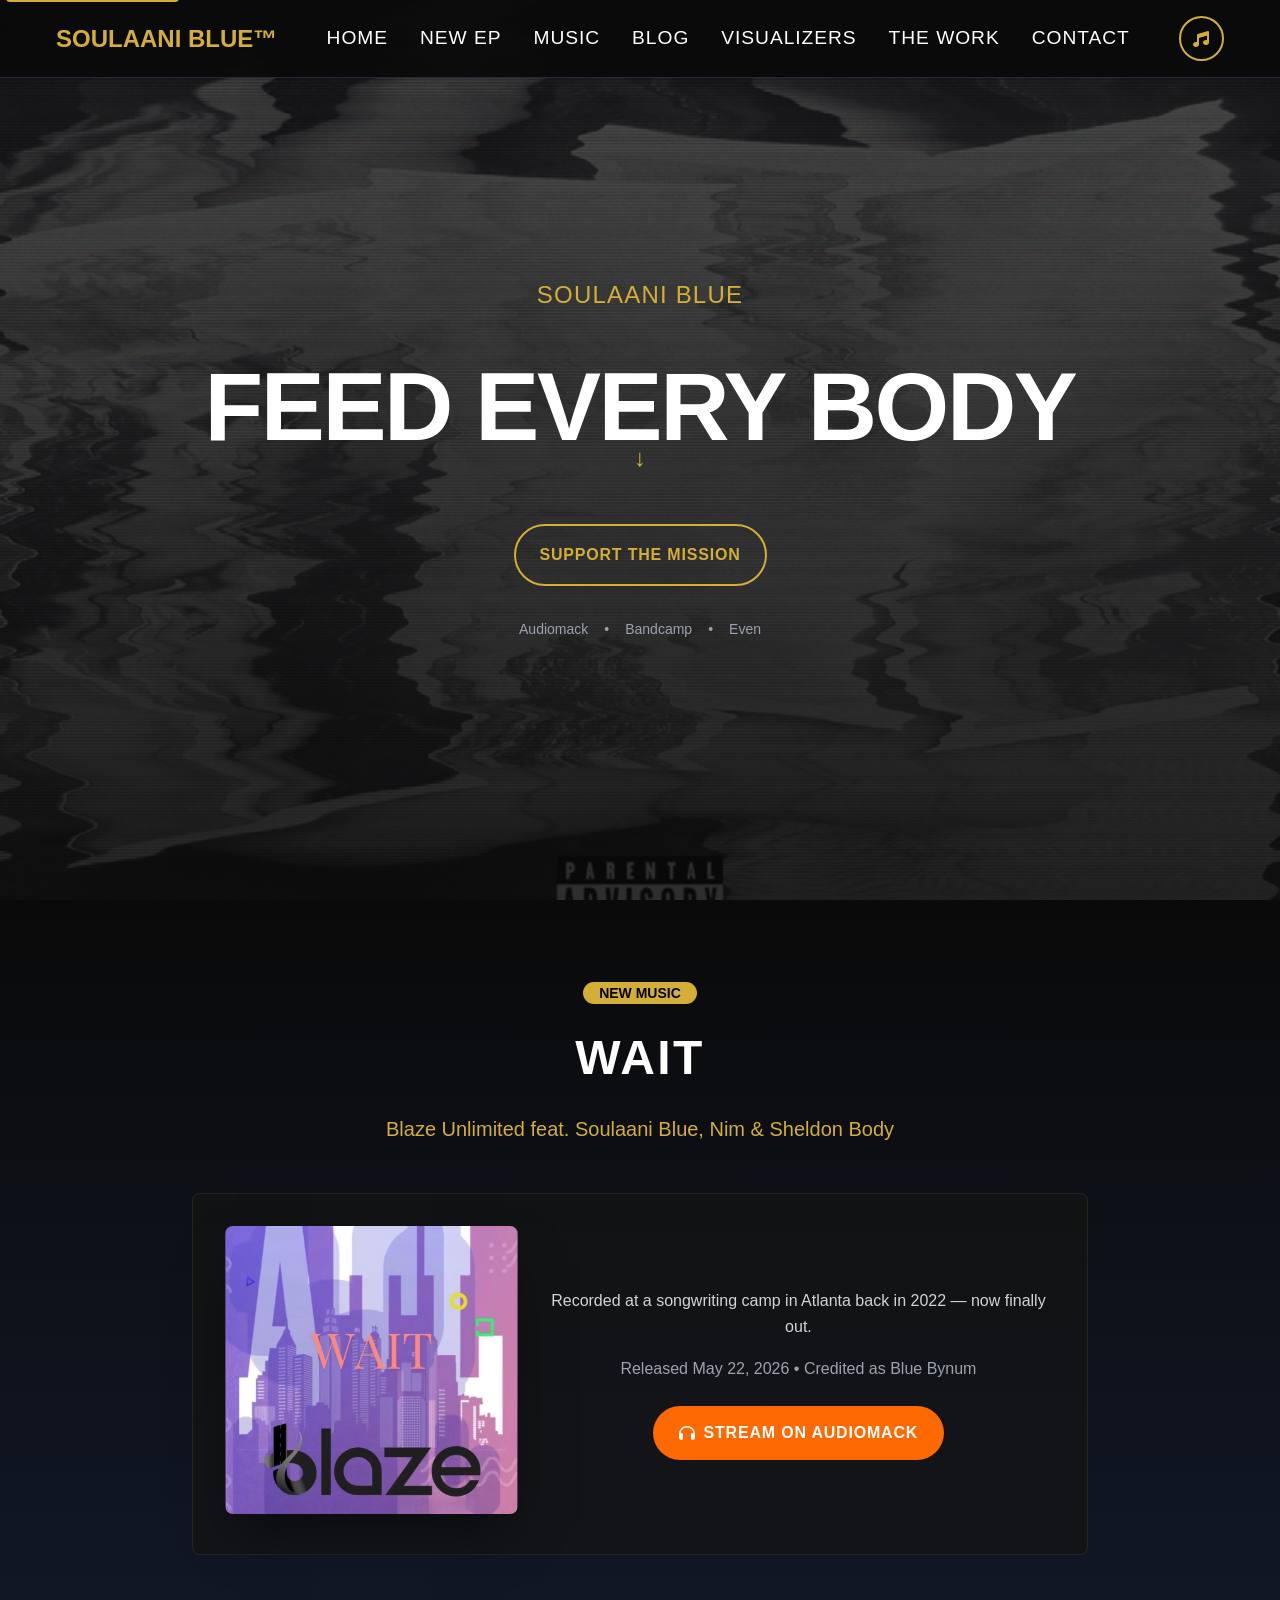
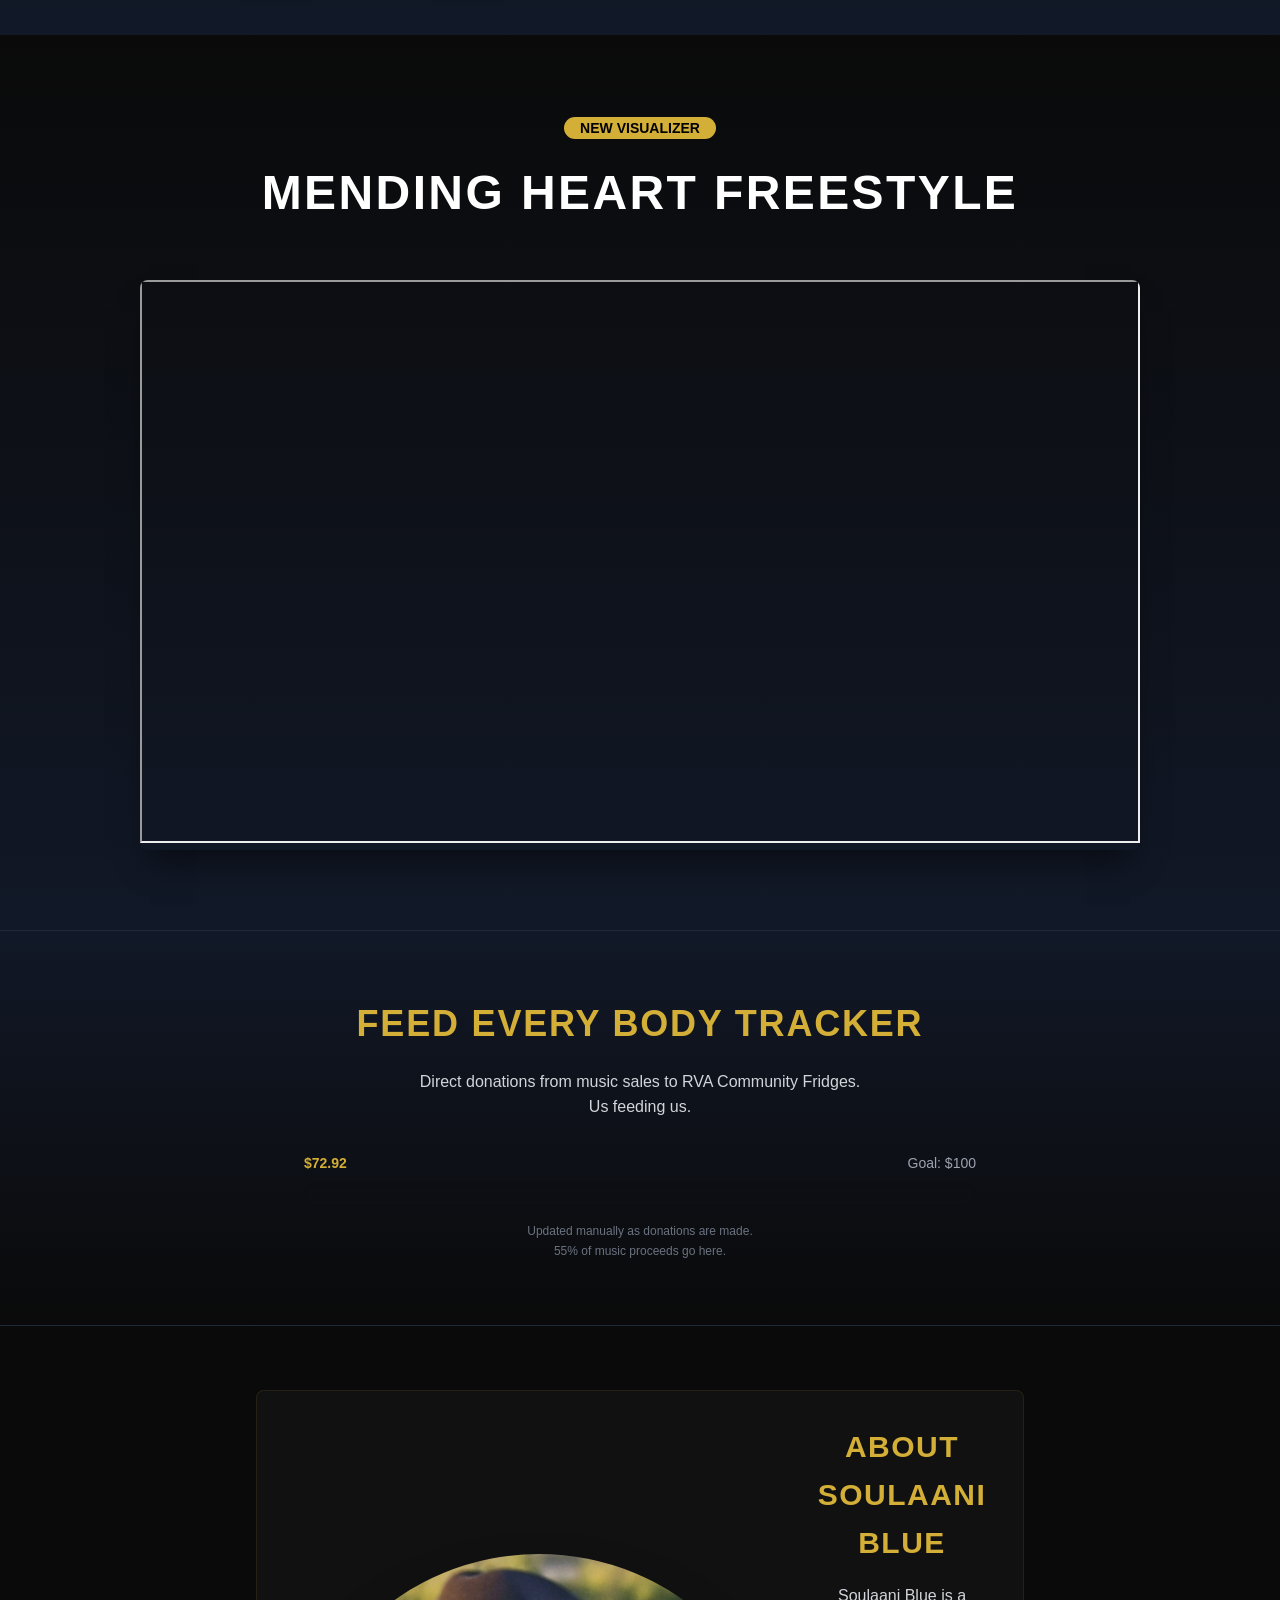
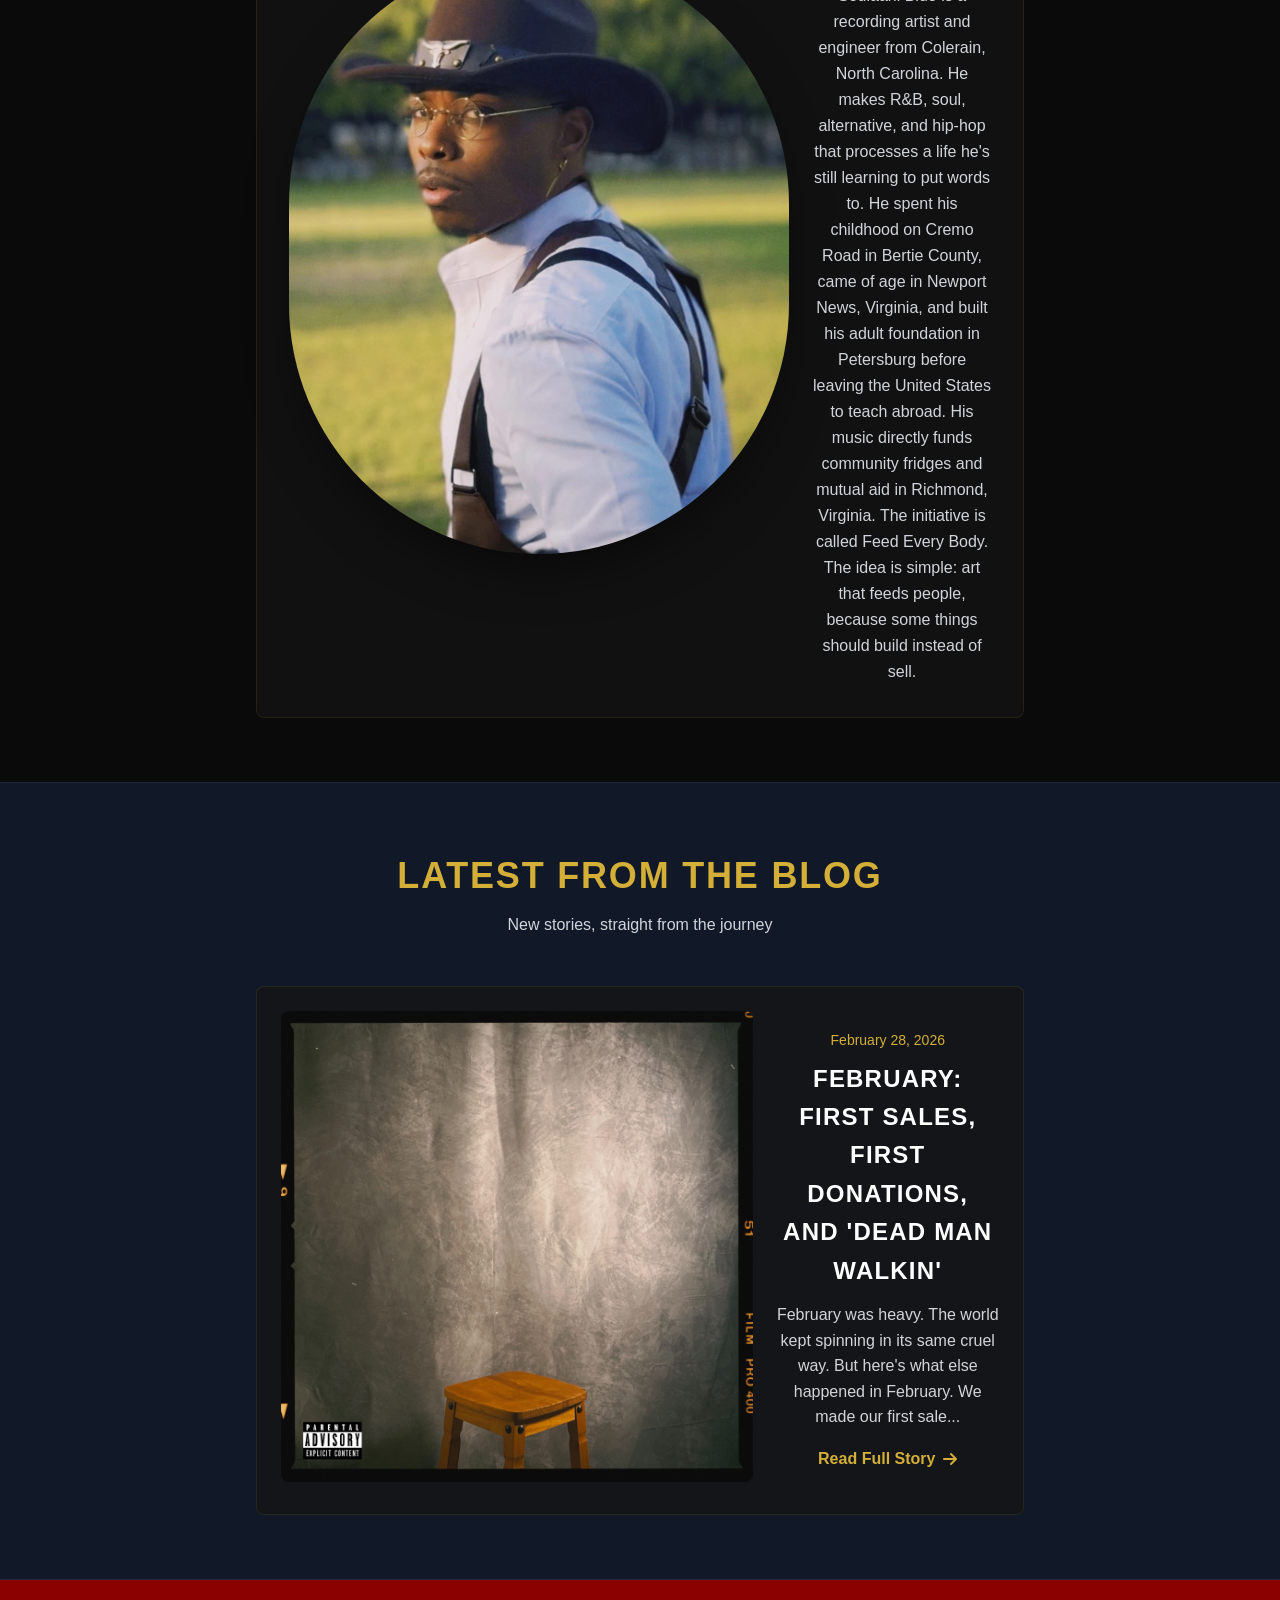
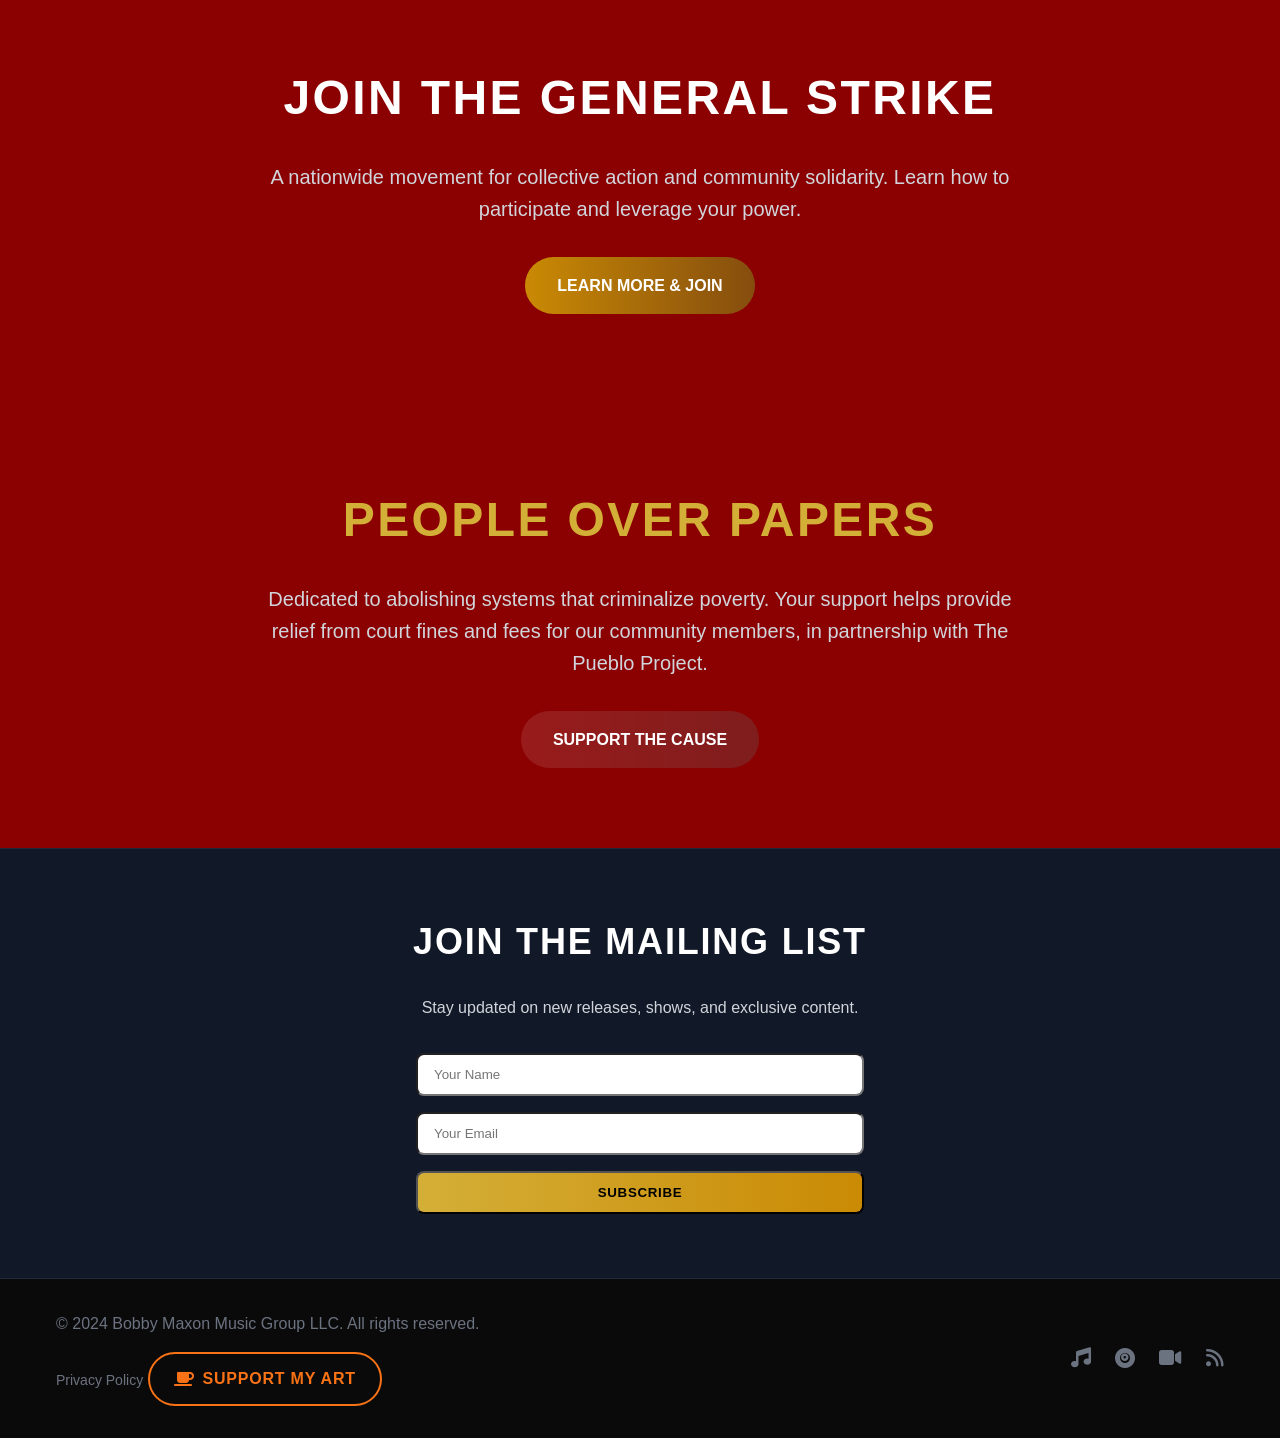
<file: index.html>
<!DOCTYPE html>
<html lang="en">
<head>
    <meta charset="UTF-8">
    <meta name="viewport" content="width=device-width, initial-scale=1.0">
    <meta http-equiv="Content-Security-Policy" content="
  default-src 'self';
  script-src 'self' https://cloud.umami.is 'unsafe-inline';
  style-src 'self' https://fonts.googleapis.com https://cdnjs.cloudflare.com 'unsafe-inline';
  font-src https://fonts.gstatic.com https://cdnjs.cloudflare.com;
  img-src 'self' data:;
  frame-src https://odysee.com;
  base-uri 'self';
  form-action 'self' https://formspree.io;
  connect-src 'self' https://cloud.umami.is https://formspree.io;
">
    <title>Soulaani Blue | Artist</title>

    <!-- SEO -->
    <meta name="description" content="Soulaani Blue: Independent recording artist from Colerain, North Carolina. Stream new single 'Dead Man Walkin'' and 'I Love You, Still' EP exclusively on Audiomack with 55% of proceeds funding community fridges & mutual aid.">
    <link rel="canonical" href="https://www.soulaaniblue.com" />

    <!-- Social Media Meta -->
    <meta property="og:title" content="Soulaani Blue | Artist">
    <meta property="og:description" content="Independent recording artist from Colerain, North Carolina. New single out now. 55% of proceeds fund community fridges & mutual aid.">
    <meta property="og:image" content="https://www.soulaaniblue.com/images/Dead%20Man%20Walkin%20Cover%20Art.jpeg">
    <meta property="og:url" content="https://www.soulaaniblue.com">
    <meta property="og:type" content="music.musician">
    <meta name="twitter:card" content="summary_large_image">
    <meta name="twitter:title" content="Soulaani Blue | Artist">
    <meta name="twitter:description" content="Independent artist creating music that funds mutual aid. New single out now. 55% of proceeds support community fridges.">
    <meta name="twitter:image" content="https://www.soulaaniblue.com/images/Dead%20Man%20Walkin%20Cover%20Art.jpeg">
    <meta name="twitter:creator" content="@SoulaaniBlue">

    <!-- RSS Feed -->
    <link rel="alternate" type="application/rss+xml" title="Soulaani Blue Blog RSS" href="/rss.xml" />

    <!-- Favicons -->
    <link rel="icon" type="image/png" href="/favicon-96x96.png" sizes="96x96" />
    <link rel="icon" type="image/svg+xml" href="/favicon.svg" />
    <link rel="shortcut icon" href="/favicon.ico" />
    <link rel="apple-touch-icon" sizes="180x180" href="/apple-touch-icon.png" />
    <meta name="apple-mobile-web-app-title" content="SoulaaniBlue" />
    <link rel="manifest" href="/site.webmanifest" />
    <link rel="icon" type="image/png" sizes="192x192" href="/web-app-manifest-192x192.png">
    <link rel="icon" type="image/png" sizes="512x512" href="/web-app-manifest-512x512.png">

    <!-- Fonts + Icons -->
    <link rel="preconnect" href="https://fonts.gstatic.com" crossorigin>
    <link href="https://fonts.googleapis.com/css2?family=Bebas+Neue&family=Roboto+Condensed:wght@400;700&family=Press+Start+2P&display=swap" rel="stylesheet">
    <link rel="stylesheet" href="https://cdnjs.cloudflare.com/ajax/libs/font-awesome/6.4.0/css/all.min.css">

    <!-- Umami Privacy-focused Analytics -->
    <script defer src="https://cloud.umami.is/script.js" data-website-id="b070a971-225f-4434-a7c5-e781f37f6ea0"></script>

    <!-- Shared stylesheet -->
    <link rel="stylesheet" href="style.css">

    <!-- Homepage-specific styles for video embed -->
    <style>
        .video-container {
            max-width: 1000px;
            margin: 0 auto;
            border-radius: 8px;
            overflow: hidden;
            box-shadow: 0 20px 30px -10px rgba(0,0,0,0.5);
        }
    </style>

    <!-- Schema -->
    <script type="application/ld+json">
    {
      "@context": "https://schema.org",
      "@type": "MusicGroup",
      "name": "Soulaani Blue",
      "url": "https://www.soulaaniblue.com",
      "sameAs": [
        "https://audiomack.com/soulaaniblue",
        "https://rednote.com/Soulaaniblue",
        "https://soulaaniblue.bandcamp.com",
        "https://www.even.biz/r/i-love-you-still-0bd194c2-5d75,4747,95b3,02a71223f704"
      ],
      "description": "Independent recording artist and engineer from Colerain, North Carolina. Music streams exclusively on Audiomack. Official site: www.soulaaniblue.com",
      "genre": ["R&B", "Soul", "Alternative", "Hip-Hop"]
    }
    </script>
</head>
<body class="min-h-screen">
    <a href="#main-content" class="skip-nav">Skip to main content</a>

    <!-- Navigation -->
    <nav class="navbar" aria-label="Main navigation">
        <div class="container nav-inner">
            <a href="index.html" class="nav-brand">SOULAANI BLUE&trade;</a>
            <div class="nav-links">
                <a href="index.html" class="nav-link">HOME</a>
                <a href="ep.html" class="nav-link">NEW EP</a>
                <a href="music.html" class="nav-link">MUSIC</a>
                <a href="blog.html" class="nav-link">BLOG</a>
                <a href="visualizers.html" class="nav-link">VISUALIZERS</a>
                <a href="work.html" class="nav-link">THE WORK</a>
                <a href="contact.html" class="nav-link">CONTACT</a>
            </div>
            <div class="nav-social-desktop">
                <a href="https://audiomack.com/soulaaniblue" target="_blank" class="social-icon" aria-label="Audiomack"><i class="fas fa-music"></i></a>
            </div>
            <button class="mobile-menu-toggle" id="menu-toggle" aria-expanded="false" aria-controls="mobile-menu">
                <i class="fas fa-bars"></i>
            </button>
        </div>
        <div class="mobile-menu" id="mobile-menu">
            <a href="index.html" class="nav-link">HOME</a>
            <a href="ep.html" class="nav-link">NEW EP</a>
            <a href="music.html" class="nav-link">MUSIC</a>
            <a href="blog.html" class="nav-link">BLOG</a>
            <a href="visualizers.html" class="nav-link">VISUALIZERS</a>
            <a href="work.html" class="nav-link">THE WORK</a>
            <a href="contact.html" class="nav-link">CONTACT</a>
            <div class="mobile-social">
                <a href="https://audiomack.com/soulaaniblue" class="social-icon"><i class="fas fa-music"></i></a>
                <a href="https://rednote.com/Soulaaniblue" class="social-icon"><i class="fas fa-record-vinyl"></i></a>
                <a href="https://odysee.com/@soulaaniblue:f" class="social-icon"><i class="fas fa-video"></i></a>
            </div>
        </div>
    </nav>

    <!-- Hero Section -->
    <section id="main-content" class="hero-section min-h-screen flex items-center justify-center relative pt-24 pb-20">
        <div class="container text-center fade-in">
            <div class="mb-10 slide-up delay-100">
                <h3 class="text-xl md:text-2xl text-gold mb-4 tracking-wider">SOULAANI BLUE</h3>
                <h1 class="text-5xl md:text-8xl font-bold mb-6 text-white impact-font tracking-tight">FEED EVERY BODY</h1>
            </div>
            <div class="flex flex-col items-center gap-4 slide-up delay-300 mt-10">
                <a href="/feed-every-body.html" class="btn btn--gold btn-pulse text-lg px-10 py-4">
                    SUPPORT THE MISSION
                </a>
                <div class="flex gap-4 mt-4 text-sm text-gray-400">
                    <a href="https://audiomack.com/soulaaniblue" target="_blank" class="hover:text-gold transition-colors">Audiomack</a>
                    <span class="text-gray-600">•</span>
                    <a href="https://soulaaniblue.bandcamp.com/" target="_blank" class="hover:text-gold transition-colors">Bandcamp</a>
                    <span class="text-gray-600">•</span>
                    <a href="https://www.even.biz/r/i-love-you-still-0bd194c2-5d75,4747,95b3,02a71223f704" target="_blank" class="hover:text-gold transition-colors">Even</a>
                </div>
            </div>
        </div>
        <div class="absolute bottom-10 left-0 right-0 text-center">
            <a href="#wait" class="inline-block animate-bounce text-2xl text-gold">↓</a>
        </div>
    </section>

    <!-- WAIT Section -->
    <section id="wait" class="py-20 bg-rich-black" style="background-image: linear-gradient(to bottom, var(--rich-black), var(--gray-900));">
        <div class="container">
            <div class="text-center mb-12">
                <span class="inline-block px-4 py-1 text-black text-sm font-bold rounded-full mb-4" style="background-color: var(--gold);">NEW MUSIC</span>
                <h2 class="text-4xl md:text-5xl font-bold mb-4 text-white">WAIT</h2>
                <p class="text-xl text-gold">Blaze Unlimited feat. Soulaani Blue, Nim & Sheldon Body</p>
            </div>
            <div class="max-w-4xl mx-auto">
                <div class="music-card p-8 flex flex-col md:flex-row gap-8 items-center">
                    <div class="md:w-1/3">
                        <img src="/images/WAIT%20COVER%20ART.jpg" alt="WAIT cover art" class="music-card__image w-full rounded-lg shadow-2xl">
                    </div>
                    <div class="md:w-2/3 text-center md:text-left">
                        <p class="text-gray-300 text-lg mb-4 leading-relaxed">
                            Recorded at a songwriting camp in Atlanta back in 2022 — now finally out.
                        </p>
                        <p class="text-gray-400 mb-6">
                            Released May 22, 2026 • Credited as Blue Bynum
                        </p>
                        <div class="flex flex-wrap justify-center md:justify-start gap-4">
                            <a href="https://audiomack.com/blaze-unltd/song/wait?share-user-id=151992693" target="_blank" class="btn btn--audiomack">
                                <i class="fas fa-headphones mr-2"></i>Stream on Audiomack
                            </a>
                        </div>
                    </div>
                </div>
            </div>
        </div>
    </section>

    <!-- Mending Heart Freestyle Section (embedded video) -->
    <section id="mending-heart" class="py-20 bg-rich-black" style="background-image: linear-gradient(to bottom, var(--rich-black), var(--gray-900));">
        <div class="container">
            <div class="text-center mb-12">
                <span class="inline-block px-4 py-1 text-black text-sm font-bold rounded-full mb-4" style="background-color: var(--gold);">NEW VISUALIZER</span>
                <h2 class="text-4xl md:text-5xl font-bold mb-8 text-white">Mending Heart Freestyle</h2>
            </div>
            <div class="video-container max-w-4xl mx-auto">
                <iframe id="odysee-iframe" style="width:100%; aspect-ratio:16 / 9;" src="https://odysee.com/%24/embed/%40soulaaniblue%3Af%2FMending-Heart-Freestyle%3A9?r=7Bg8W9w2rQrxPFkW2RYoZNePFGS9WHyX" allowfullscreen></iframe>
            </div>
        </div>
    </section>

    <!-- Donation Tracker -->
    <section class="py-16 bg-rich-black" style="border-top: 1px solid #1F2937; background-image: linear-gradient(to top, var(--rich-black), var(--gray-900));">
        <div class="container text-center">
            <h2 class="text-3xl md:text-4xl font-bold mb-4 text-gold">FEED EVERY BODY TRACKER</h2>
            <p class="text-lg text-gray-300 max-w-2xl mx-auto mb-8">Direct donations from music sales to RVA Community Fridges. <br> Us feeding us.</p>
            <div class="max-w-2xl mx-auto">
                <div class="flex justify-between mb-2 text-sm text-gray-400">
                    <span class="font-bold text-gold">$<span id="current-donations">36.92</span></span>
                    <span>Goal: $<span id="goal-donations">100</span></span>
                </div>
                <div class="w-full h-6 bg-gray-800 rounded-full overflow-hidden shadow-inner">
                    <div id="progress-fill" class="h-full rounded-full transition-all duration-1000 ease-out" style="width: 0%; background: linear-gradient(to right, #D4AF37, #ca8a04);"></div>
                </div>
                <p class="text-xs text-gray-500 mt-4">Updated manually as donations are made. <br> 55% of music proceeds go here.</p>
            </div>
        </div>
    </section>

    <!-- Bio Section -->
    <section class="py-16 bg-rich-black" style="border-top: 1px solid #1F2937;">
        <div class="container">
            <div class="music-card p-8 flex flex-col md:flex-row gap-8 items-center max-w-3xl mx-auto">
                <div class="md:w-1/3 flex justify-center" id="bio-image-wrapper">
                    <img src="/images/artist-photo.webp" alt="Soulaani Blue" class="rounded-full shadow-2xl w-48 h-48 object-cover" id="bio-photo">
                </div>
                <div class="md:w-2/3 text-center md:text-left">
                    <h2 class="text-3xl font-bold text-gold mb-4">About Soulaani Blue</h2>
                    <p class="text-gray-300 text-lg leading-relaxed">
                        Soulaani Blue is a recording artist and engineer from Colerain, North Carolina. He makes R&amp;B, soul, alternative, and hip-hop that processes a life he's still learning to put words to. He spent his childhood on Cremo Road in Bertie County, came of age in Newport News, Virginia, and built his adult foundation in Petersburg before leaving the United States to teach abroad. His music directly funds community fridges and mutual aid in Richmond, Virginia. The initiative is called Feed Every Body. The idea is simple: art that feeds people, because some things should build instead of sell.
                    </p>
                </div>
            </div>
        </div>
    </section>

    <!-- Latest from the Blog -->
    <section class="py-16 bg-gray-900" style="border-top: 1px solid #1F2937; border-bottom: 1px solid #1F2937;">
        <div class="container">
            <div class="text-center mb-12">
                <h2 class="text-3xl md:text-4xl font-bold text-gold">LATEST FROM THE BLOG</h2>
                <p class="text-lg text-gray-300 mt-2">New stories, straight from the journey</p>
            </div>
            <div class="max-w-3xl mx-auto">
                <div class="music-card p-6 md:p-8 flex flex-col md:flex-row gap-6 items-center">
                    <div class="md:w-1/3">
                        <img src="/images/Dead%20Man%20Walkin%20Cover%20Art.jpeg" alt="Latest blog post cover" class="rounded-lg shadow-lg w-full">
                    </div>
                    <div class="md:w-2/3 text-center md:text-left">
                        <p class="text-sm text-gold mb-2">February 28, 2026</p>
                        <h3 class="text-2xl font-bold text-white mb-3">February: First Sales, First Donations, and 'Dead Man Walkin'</h3>
                        <p class="text-gray-300 mb-4">February was heavy. The world kept spinning in its same cruel way. But here's what else happened in February. We made our first sale...</p>
                        <a href="blog.html#post-6" class="inline-flex items-center text-gold-500 font-bold transition-colors duration-300">
                            Read Full Story <i class="fas fa-arrow-right ml-2"></i>
                        </a>
                    </div>
                </div>
            </div>
        </div>
    </section>

    <!-- The General Strike Section -->
    <section id="general-strike" class="py-20 bg-deep-red" aria-labelledby="general-strike-heading">
        <div class="container text-center">
            <h2 id="general-strike-heading" class="text-4xl md:text-5xl font-bold mb-6 text-white slide-up">JOIN THE GENERAL STRIKE</h2>
            <p class="text-xl text-gray-300 max-w-3xl mx-auto mb-8 slide-up delay-100">
                A nationwide movement for collective action and community solidarity. Learn how to participate and leverage your power.
            </p>
            <div class="slide-up delay-200">
                <a href="http://generalstrikeus.com" target="_blank" class="btn-pulse inline-block px-8 py-4 bg-gradient-to-r from-yellow-600 to-yellow-800 text-white font-bold rounded-full hover:from-yellow-500 hover:to-yellow-700 transition-all duration-300 transform hover:scale-105 hover:shadow-xl hover:shadow-yellow-500/30 active:scale-95 animate-pulse">
                    LEARN MORE & JOIN
                </a>
            </div>
        </div>
    </section>

    <!-- People Over Papers Section -->
    <section id="people-over-papers" class="py-20 bg-deep-red" aria-labelledby="people-over-papers-heading">
        <div class="container text-center">
            <h2 id="people-over-papers-heading" class="text-4xl md:text-5xl font-bold mb-6 text-gold slide-up">PEOPLE OVER PAPERS</h2>
            <p class="text-xl text-gray-300 max-w-3xl mx-auto mb-8 slide-up delay-100">
                Dedicated to abolishing systems that criminalize poverty. Your support helps provide relief from court fines and fees for our community members, in partnership with The Pueblo Project.
            </p>
            <div class="slide-up delay-200">
                <a href="https://www.zeffy.com/en-US/donation-form/50-states-50-days-dollar50k-for-the-people-a-pueblo-project-campaign-by-people-over-papers" target="_blank" class="inline-block px-8 py-4 bg-gradient-to-r from-red-800 to-red-900 text-white font-bold rounded-full hover:from-red-700 hover:to-red-800 transition-all duration-300 transform hover:-translate-y-1 hover:shadow-lg hover:shadow-red-500/30 active:translate-y-0">
                    SUPPORT THE CAUSE
                </a>
            </div>
        </div>
    </section>

    <!-- Mailing List Section -->
    <section id="mailing-list" class="py-16 bg-gray-900" style="border-top: 1px solid #1F2937;" aria-labelledby="mailing-list-heading">
        <div class="container text-center">
            <h2 id="mailing-list-heading" class="text-3xl md:text-4xl font-bold mb-6 text-white slide-up">JOIN THE MAILING LIST</h2>
            <p class="text-lg text-gray-300 max-w-2xl mx-auto mb-8 slide-up delay-100">Stay updated on new releases, shows, and exclusive content.</p>
            <form action="https://formspree.io/f/xvgaqgjb" method="POST" class="max-w-md mx-auto slide-up delay-200">
                <div class="flex flex-col md:flex-row gap-4">
                    <input type="text" name="name" placeholder="Your Name" class="flex-grow px-4 py-3 bg-gray-800 text-white rounded-lg focus:outline-none focus:ring-2 focus:ring-gold-500" aria-label="Your Name">
                    <input type="email" name="email" placeholder="Your Email" required class="flex-grow px-4 py-3 bg-gray-800 text-white rounded-lg focus:outline-none focus:ring-2 focus:ring-gold-500" aria-label="Your Email">
                </div>
                <button type="submit" class="mt-4 w-full md:w-auto px-8 py-3 font-bold rounded-lg btn--subscribe" style="background: linear-gradient(to right, #D4AF37, #ca8a04); color: black;">
                    SUBSCRIBE
                </button>
            </form>
        </div>
    </section>

    <!-- Footer -->
    <footer class="footer" aria-label="Site footer">
        <div class="container footer-inner">
            <div class="footer-copyright">
                <p>&copy; 2024 Bobby Maxon Music Group LLC. All rights reserved.</p>
                <a href="/privacy.html" class="text-gray-500 hover:text-gold-500 text-sm">Privacy Policy</a>
                <a href="https://buymeacoffee.com/soulaaniblue" target="_blank" rel="noopener noreferrer" class="btn btn--orange inline-flex mt-4">
                    <i class="fas fa-coffee mr-2"></i>SUPPORT MY ART
                </a>
            </div>
            <div class="footer-links">
                <a href="https://audiomack.com/soulaaniblue" target="_blank" rel="noopener noreferrer"><i class="fas fa-music"></i></a>
                <a href="https://rednote.com/Soulaaniblue" target="_blank" rel="noopener noreferrer"><i class="fas fa-record-vinyl"></i></a>
                <a href="https://odysee.com/@soulaaniblue:f" target="_blank" rel="noopener noreferrer"><i class="fas fa-video"></i></a>
                <a href="/rss.xml" target="_blank" rel="noopener noreferrer"><i class="fas fa-rss"></i></a>
            </div>
        </div>
    </footer>

    <!-- Newsletter Pop-up -->
    <div id="newsletter-popup" class="newsletter-overlay hidden">
        <div class="newsletter-box">
            <button id="close-popup" class="newsletter-close">&times;</button>
            <h3 class="text-2xl font-bold text-gold mb-3">Stay Connected</h3>
            <p class="text-gray-300 mb-6">Get new music, stories, and mutual aid updates straight to your inbox.</p>
            <form class="newsletter-form" action="https://formspree.io/f/xvgaqgjb" method="POST">
                <input type="text" name="name" placeholder="Your Name" required>
                <input type="email" name="email" placeholder="Your Email" required>
                <button type="submit" class="btn--subscribe w-full">SUBSCRIBE</button>
            </form>
            <p class="text-xs text-gray-500 mt-4 text-center">No spam, only real updates. Unsubscribe anytime.</p>
        </div>
    </div>

    <!-- Shared site scripts (mobile menu + newsletter popup) -->
    <script src="site.js" defer></script>

    <!-- Page-specific scripts -->
    <script>
        // Smooth scrolling for internal links
        document.querySelectorAll('a[href^="#"]').forEach(anchor => {
            anchor.addEventListener('click', function(e) {
                if (this.getAttribute('href') !== '#') {
                    e.preventDefault();
                    const target = document.querySelector(this.getAttribute('href'));
                    if (target) {
                        window.scrollTo({
                            top: target.offsetTop - 80,
                            behavior: 'smooth'
                        });
                    }
                }
            });
        });

        // Intersection Observer for slide-up animations
        const observer = new IntersectionObserver((entries) => {
            entries.forEach(entry => {
                if (entry.isIntersecting) {
                    entry.target.classList.add('slide-up');
                }
            });
        }, { threshold: 0.1 });
        document.querySelectorAll('.slide-up').forEach(el => observer.observe(el));

        // External links security
        document.querySelectorAll('a').forEach(link => {
            if (link.href && !link.href.startsWith(window.location.origin) && !link.href.startsWith('#') && !link.href.includes('index.html')) {
                link.setAttribute('target', '_blank');
                link.setAttribute('rel', 'noopener noreferrer');
            }
        });

        // Dynamic Donation Tracker
        (async function() {
            const currentEl = document.getElementById('current-donations');
            const goalEl = document.getElementById('goal-donations');
            const progressFill = document.getElementById('progress-fill');

            // Fallback values in case JSON fetch fails
            let current = 36.92;
            let goal = 100;

            try {
                const response = await fetch('/donations.json', { cache: 'no-store' });
                if (response.ok) {
                    const data = await response.json();
                    if (data.current != null && data.goal != null) {
                        current = Number(data.current);
                        goal = Number(data.goal);
                    }
                }
            } catch (err) {
                // Silently fall back to hardcoded values
                console.warn('Could not load donations.json, using fallback values.');
            }

            // Update the DOM
            currentEl.textContent = current.toFixed(2);
            goalEl.textContent = goal;

            let percentage = (current / goal) * 100;
            if (percentage > 100) percentage = 100;

            window.addEventListener('load', function() {
                setTimeout(function() {
                    progressFill.style.width = percentage + '%';
                }, 300);
            });
        })();

        // Fallback for bio photo – shows an icon if the image fails to load
        const bioImg = document.getElementById('bio-photo');
        if (bioImg) {
            bioImg.addEventListener('error', function() {
                const wrapper = document.getElementById('bio-image-wrapper');
                if (wrapper) {
                    wrapper.innerHTML = '<i class="fas fa-user-circle text-6xl text-gold" style="width:12rem;height:12rem;display:flex;align-items:center;justify-content:center;" aria-label="Artist photo placeholder"></i>';
                }
            });
        }
    </script>
</body>
</html>
</file>
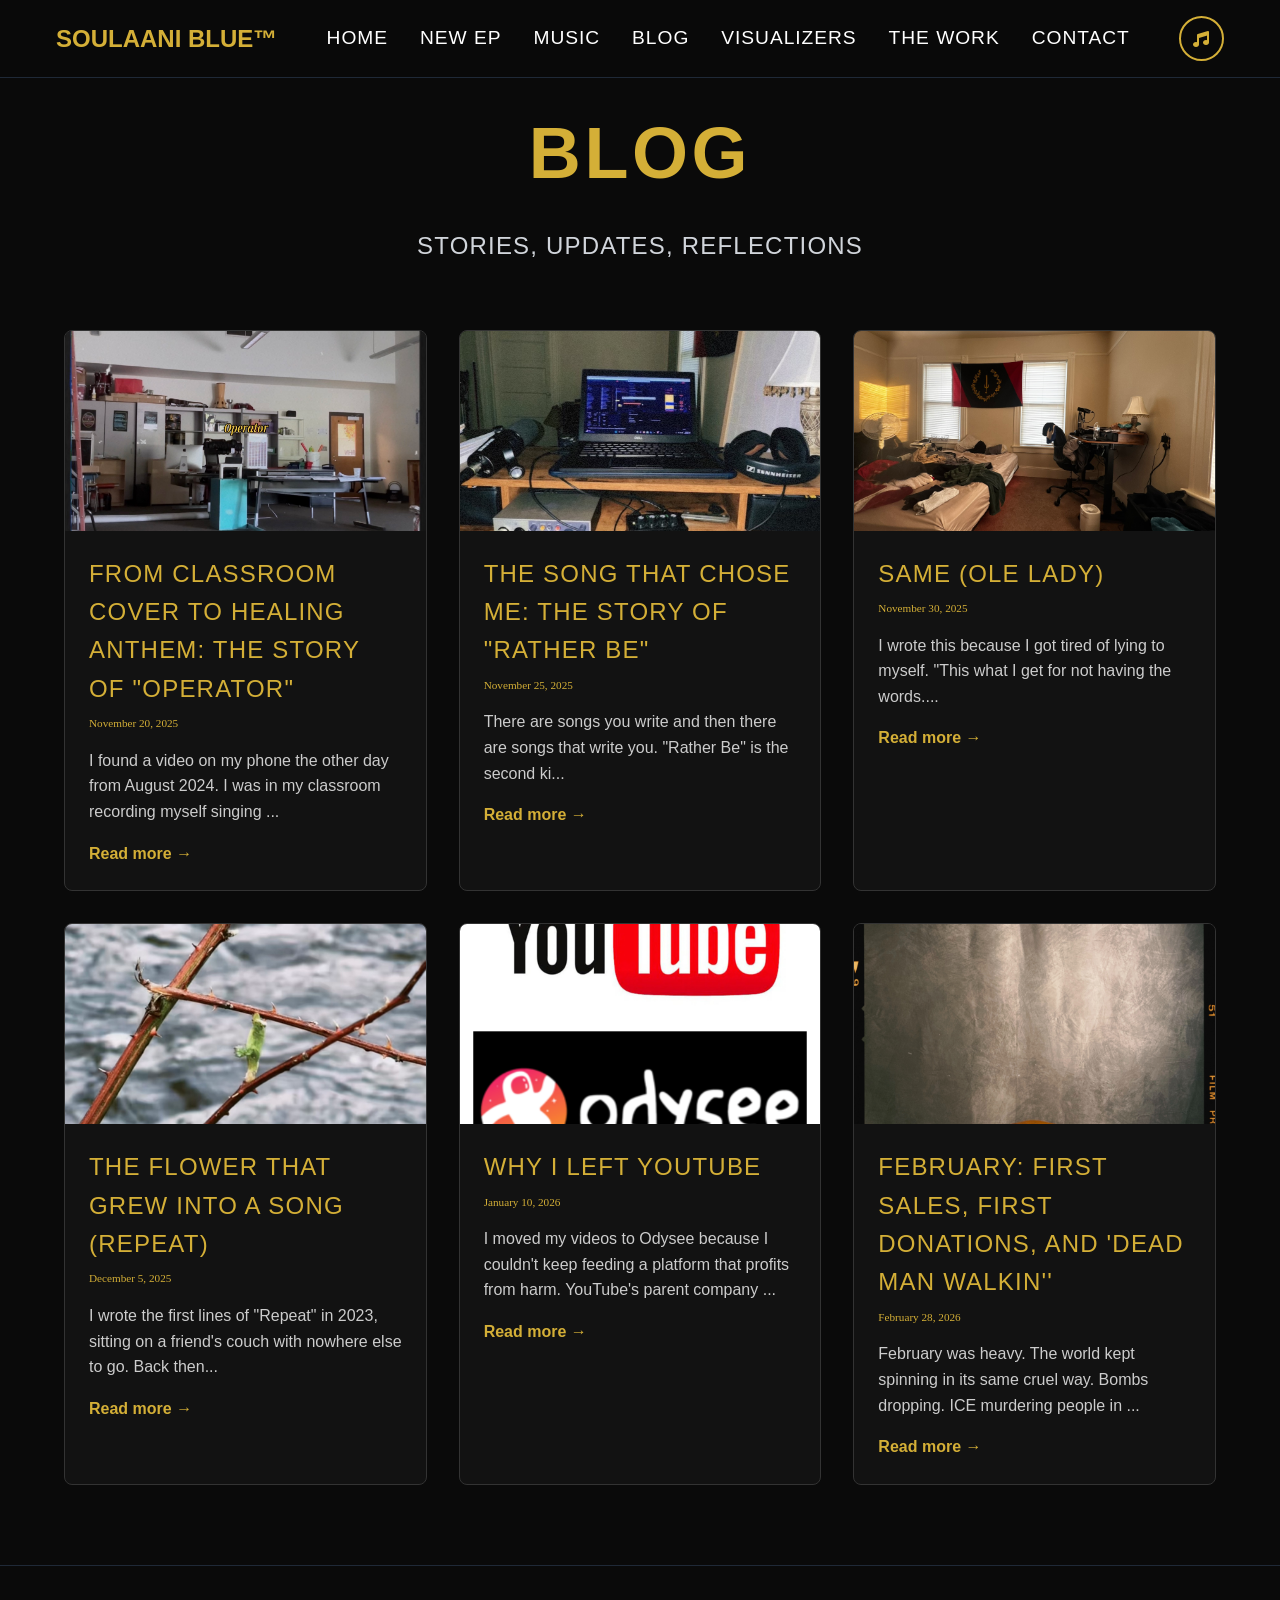
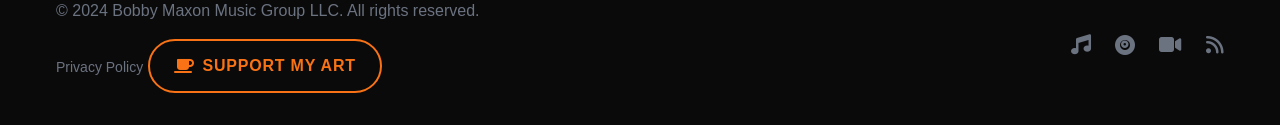
<file: blog.html>
<!DOCTYPE html>
<html lang="en">
<head>
    <meta charset="UTF-8">
    <meta name="viewport" content="width=device-width, initial-scale=1.0">
   <meta http-equiv="Content-Security-Policy" content="
  default-src 'self';
  script-src 'self' https://cloud.umami.is 'unsafe-inline';
  style-src 'self' https://fonts.googleapis.com https://cdnjs.cloudflare.com 'unsafe-inline';
  font-src https://fonts.gstatic.com https://cdnjs.cloudflare.com;
  img-src 'self' data:;
  frame-src https://odysee.com;
  base-uri 'self';
  form-action 'self' https://formspree.io;
  connect-src 'self' https://cloud.umami.is https://formspree.io;
">
    <title>Blog - Soulaani Blue</title>
    <meta name="description" content="Stories, updates, and reflections from Soulaani Blue's journey.">
    <link rel="alternate" type="application/rss+xml" title="Soulaani Blue Blog RSS" href="/rss.xml" />

    <!-- Favicons -->
    <link rel="icon" type="image/png" href="/favicon-96x96.png" sizes="96x96" />
    <link rel="icon" type="image/svg+xml" href="/favicon.svg" />
    <link rel="shortcut icon" href="/favicon.ico" />
    <link rel="apple-touch-icon" sizes="180x180" href="/apple-touch-icon.png" />
    <meta name="apple-mobile-web-app-title" content="SoulaaniBlue" />
    <link rel="manifest" href="/site.webmanifest" />
    <link rel="icon" type="image/png" sizes="192x192" href="/web-app-manifest-192x192.png">
    <link rel="icon" type="image/png" sizes="512x512" href="/web-app-manifest-512x512.png">

    <!-- Fonts & Icons -->
    <link rel="preconnect" href="https://fonts.gstatic.com" crossorigin>
    <link href="https://fonts.googleapis.com/css2?family=Bebas+Neue&family=Roboto+Condensed:wght@400;700&family=Press+Start+2P&display=swap" rel="stylesheet">
    <link rel="stylesheet" href="https://cdnjs.cloudflare.com/ajax/libs/font-awesome/6.4.0/css/all.min.css">

    <!-- Umami Privacy-focused Analytics -->
    <script defer src="https://cloud.umami.is/script.js" data-website-id="b070a971-225f-4434-a7c5-e781f37f6ea0"></script>

    <!-- Shared stylesheet -->
    <link rel="stylesheet" href="style.css">

    <!-- Blog-only styles (not in shared style.css) -->
    <style>
        .blog-grid {
            display: grid;
            grid-template-columns: 1fr;
            gap: 2rem;
            max-width: 72rem;
            margin: 0 auto;
        }
        @media (min-width: 768px) {
            .blog-grid { grid-template-columns: repeat(2, 1fr); }
        }
        @media (min-width: 1024px) {
            .blog-grid { grid-template-columns: repeat(3, 1fr); }
        }
        .blog-title {
            font-size: 1.5rem;
            margin-bottom: 0.5rem;
        }
        .blog-meta {
            color: var(--gold);
            margin-bottom: 1rem;
        }
        .blog-excerpt {
            color: #ccc;
            margin-bottom: 1rem;
        }
        .blog-card__image {
            width: 100%;
            height: 200px;
            object-fit: cover;
            display: block;
        }
        .blog-full-post p {
            margin-bottom: 1.5rem;
            font-size: 1.2rem;
        }
        .blog-full-post .lead {
            font-size: 1.4rem;
            font-weight: 300;
            border-left: 4px solid var(--gold);
            padding-left: 1.5rem;
        }
        .blog-full-post img {
            max-width: 100%;
            border-radius: 8px;
            margin: 2rem 0;
        }
        .blog-full-post .image-caption {
            text-align: center;
            color: #aaa;
            font-size: 0.9rem;
            margin-top: -1.5rem;
            margin-bottom: 2rem;
        }
        .blog-links a {
            transition: all 0.3s ease;
        }
        .blog-links a:hover {
            transform: translateY(-3px) scale(1.02);
            box-shadow: 0 8px 20px rgba(212,175,55,0.3);
        }
    </style>
</head>
<body class="min-h-screen">

    <!-- Navigation -->
    <nav class="navbar">
        <div class="container nav-inner">
            <a href="index.html" class="nav-brand">SOULAANI BLUE&trade;</a>
            <div class="nav-links">
                <a href="index.html" class="nav-link">HOME</a>
                <a href="ep.html" class="nav-link">NEW EP</a>
                <a href="music.html" class="nav-link">MUSIC</a>
                <a href="blog.html" class="nav-link">BLOG</a>
                <a href="visualizers.html" class="nav-link">VISUALIZERS</a>
                <a href="work.html" class="nav-link">THE WORK</a>
                <a href="contact.html" class="nav-link">CONTACT</a>
            </div>
            <div class="nav-social-desktop">
                <a href="https://audiomack.com/soulaaniblue" target="_blank" class="social-icon" aria-label="Audiomack"><i class="fas fa-music"></i></a>
            </div>
            <button class="mobile-menu-toggle" id="menu-toggle" aria-expanded="false" aria-label="Toggle mobile menu">
                <i class="fas fa-bars"></i>
            </button>
        </div>
        <div class="mobile-menu" id="mobile-menu">
            <a href="index.html" class="nav-link">HOME</a>
            <a href="ep.html" class="nav-link">NEW EP</a>
            <a href="music.html" class="nav-link">MUSIC</a>
            <a href="blog.html" class="nav-link">BLOG</a>
            <a href="visualizers.html" class="nav-link">VISUALIZERS</a>
            <a href="work.html" class="nav-link">THE WORK</a>
            <a href="contact.html" class="nav-link">CONTACT</a>
            <div class="mobile-social">
                <a href="https://audiomack.com/soulaaniblue" target="_blank" class="social-icon"><i class="fas fa-music"></i></a>
                <a href="https://rednote.com/Soulaaniblue" target="_blank" class="social-icon"><i class="fas fa-record-vinyl"></i></a>
                <a href="https://odysee.com/@soulaaniblue:f" target="_blank" class="social-icon"><i class="fas fa-video"></i></a>
            </div>
        </div>
    </nav>

    <!-- Main Content -->
    <main class="pt-24 pb-20">
        <div class="container">
            <h1 class="text-5xl md:text-7xl font-bold mb-4 text-center text-gold slide-up">BLOG</h1>
            <h2 class="text-xl md:text-2xl text-gray-300 mb-16 text-center slide-up delay-100">STORIES, UPDATES, REFLECTIONS</h2>
            <div class="blog-grid slide-up delay-200" id="blog-grid"></div>
        </div>
    </main>

    <!-- Footer -->
    <footer class="footer" aria-label="Site footer">
    <div class="container footer-inner">
        <div class="footer-copyright">
            <p>&copy; 2024 Bobby Maxon Music Group LLC. All rights reserved.</p>
            <a href="/privacy.html" class="text-gray-500 hover:text-gold-500 text-sm">Privacy Policy</a>
            <a href="https://buymeacoffee.com/soulaaniblue" target="_blank" rel="noopener noreferrer" class="btn btn--orange inline-flex mt-4">
                <i class="fas fa-coffee mr-2"></i>SUPPORT MY ART
            </a>
        </div>
        <div class="footer-links">
            <a href="https://audiomack.com/soulaaniblue" target="_blank" rel="noopener noreferrer"><i class="fas fa-music"></i></a>
            <a href="https://rednote.com/Soulaaniblue" target="_blank" rel="noopener noreferrer"><i class="fas fa-record-vinyl"></i></a>
            <a href="https://odysee.com/@soulaaniblue:f" target="_blank" rel="noopener noreferrer"><i class="fas fa-video"></i></a>
            <a href="/rss.xml" target="_blank" rel="noopener noreferrer"><i class="fas fa-rss"></i></a>
        </div>
    </div>
</footer>

    <!-- Modal for Full Post -->
    <div id="postModal" class="modal">
        <div class="modal-content">
            <span class="close-modal" id="closeModalBtn">&times;</span>
            <div id="modalContent"></div>
        </div>
    </div>

    <!-- Newsletter Popup -->
    <div id="newsletter-popup" class="newsletter-overlay hidden">
        <div class="newsletter-box">
            <button id="close-popup" class="newsletter-close">&times;</button>
            <h3 class="text-2xl font-bold text-gold mb-3">Stay Connected</h3>
            <p class="text-gray-300 mb-6">Get new music, stories, and mutual aid updates straight to your inbox.</p>
            <form class="newsletter-form" action="https://formspree.io/f/xvgaqgjb" method="POST">
                <input type="text" name="name" placeholder="Your Name" required>
                <input type="email" name="email" placeholder="Your Email" required>
                <button type="submit" class="btn--subscribe w-full">SUBSCRIBE</button>
            </form>
            <p class="text-xs text-gray-500 mt-4 text-center">No spam, only real updates. Unsubscribe anytime.</p>
        </div>
    </div>

    <!-- Shared site scripts (mobile menu + newsletter popup) -->
    <script src="site.js" defer></script>

    <!-- Blog data and rendering -->
    <script src="blog.js" defer></script>
</body>
</html>
</file>
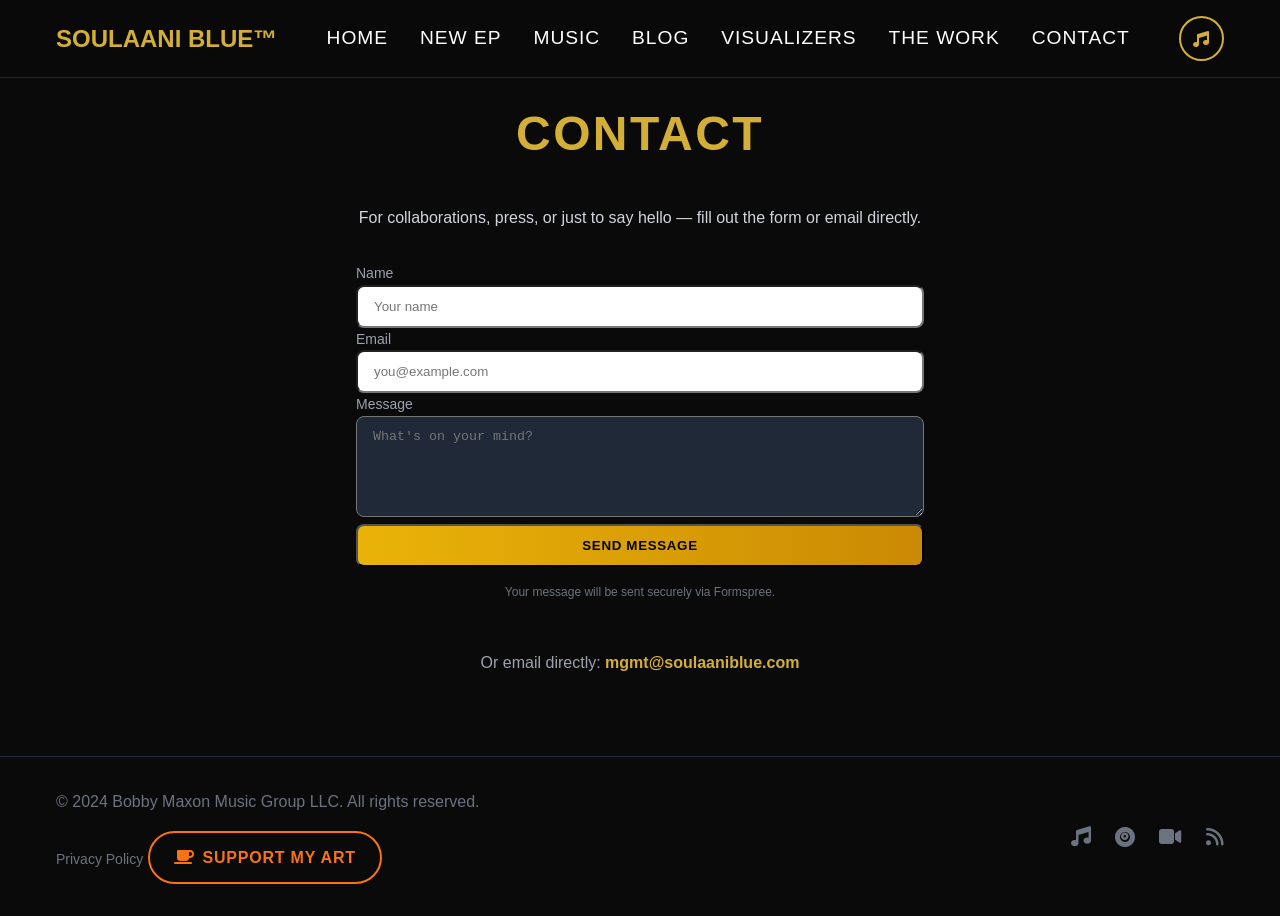
<file: contact.html>
<!DOCTYPE html>
<html lang="en">
<head>
    <meta charset="UTF-8">
    <meta name="viewport" content="width=device-width, initial-scale=1.0">
    <meta http-equiv="Content-Security-Policy" content="
  default-src 'self';
  script-src 'self' https://cloud.umami.is 'unsafe-inline';
  style-src 'self' https://fonts.googleapis.com https://cdnjs.cloudflare.com 'unsafe-inline';
  font-src https://fonts.gstatic.com https://cdnjs.cloudflare.com;
  img-src 'self' data:;
  frame-src https://odysee.com https://audiomack.com;
  base-uri 'self';
  form-action 'self' https://formspree.io;
  connect-src 'self' https://cloud.umami.is https://formspree.io;
">
    <title>Contact – Soulaani Blue</title>
    <meta name="description" content="Get in touch with Soulaani Blue – collaborations, press, or just to say hello.">
    <link rel="alternate" type="application/rss+xml" title="Soulaani Blue Blog RSS" href="/rss.xml" />

    <!-- Favicons -->
    <link rel="icon" type="image/png" href="/favicon-96x96.png" sizes="96x96" />
    <link rel="icon" type="image/svg+xml" href="/favicon.svg" />
    <link rel="shortcut icon" href="/favicon.ico" />
    <link rel="apple-touch-icon" sizes="180x180" href="/apple-touch-icon.png" />
    <meta name="apple-mobile-web-app-title" content="SoulaaniBlue" />
    <link rel="manifest" href="/site.webmanifest" />
    <link rel="icon" type="image/png" sizes="192x192" href="/web-app-manifest-192x192.png">
    <link rel="icon" type="image/png" sizes="512x512" href="/web-app-manifest-512x512.png">

    <!-- Fonts + Icons -->
    <link rel="preconnect" href="https://fonts.gstatic.com" crossorigin>
    <link rel="stylesheet" href="https://fonts.googleapis.com/css2?family=Bebas+Neue&family=Roboto+Condensed:wght@400;700&family=Press+Start+2P&display=swap">
    <link rel="stylesheet" href="https://cdnjs.cloudflare.com/ajax/libs/font-awesome/6.4.0/css/all.min.css">

    <!-- Umami Privacy-focused Analytics -->
    <script defer src="https://cloud.umami.is/script.js" data-website-id="b070a971-225f-4434-a7c5-e781f37f6ea0"></script>

    <!-- Shared stylesheet -->
    <link rel="stylesheet" href="style.css">
</head>
<body class="min-h-screen">

    <!-- Navigation -->
    <nav class="navbar">
        <div class="container nav-inner">
            <a href="index.html" class="nav-brand">SOULAANI BLUE&trade;</a>
            <div class="nav-links">
                <a href="index.html" class="nav-link">HOME</a>
                <a href="ep.html" class="nav-link">NEW EP</a>
                <a href="music.html" class="nav-link">MUSIC</a>
                <a href="blog.html" class="nav-link">BLOG</a>
                <a href="visualizers.html" class="nav-link">VISUALIZERS</a>
                <a href="work.html" class="nav-link">THE WORK</a>
                <a href="contact.html" class="nav-link">CONTACT</a>
            </div>
            <div class="nav-social-desktop">
                <a href="https://audiomack.com/soulaaniblue" target="_blank" class="social-icon" aria-label="Audiomack"><i class="fas fa-music"></i></a>
            </div>
            <button class="mobile-menu-toggle" id="menu-toggle" aria-expanded="false" aria-controls="mobile-menu">
                <i class="fas fa-bars"></i>
            </button>
        </div>
        <div class="mobile-menu" id="mobile-menu">
            <a href="index.html" class="nav-link">HOME</a>
            <a href="ep.html" class="nav-link">NEW EP</a>
            <a href="music.html" class="nav-link">MUSIC</a>
            <a href="blog.html" class="nav-link">BLOG</a>
            <a href="visualizers.html" class="nav-link">VISUALIZERS</a>
            <a href="work.html" class="nav-link">THE WORK</a>
            <a href="contact.html" class="nav-link">CONTACT</a>
            <div class="mobile-social">
                <a href="https://audiomack.com/soulaaniblue" target="_blank" class="social-icon"><i class="fas fa-music"></i></a>
                <a href="https://rednote.com/Soulaaniblue" target="_blank" class="social-icon"><i class="fas fa-record-vinyl"></i></a>
                <a href="https://odysee.com/@soulaaniblue:f" target="_blank" class="social-icon"><i class="fas fa-video"></i></a>
            </div>
        </div>
    </nav>

    <main class="pt-24 pb-20">
        <div class="container" style="max-width: 600px;">
            <h1 class="text-4xl md:text-5xl font-bold mb-8 text-center text-gold">Contact</h1>

            <p class="text-gray-300 text-lg mb-8 text-center">
                For collaborations, press, or just to say hello — fill out the form or email directly.
            </p>

            <!-- Form (Formspree) -->
            <form action="https://formspree.io/f/xvgaqgjb" method="POST" class="space-y-6 mb-12" id="contact-form">
                <div>
                    <label for="name" class="block text-sm text-gray-400 mb-1">Name</label>
                    <input type="text" name="name" id="name" required class="w-full px-4 py-3 bg-gray-800 text-white rounded-lg focus:outline-none focus:ring-2 focus:ring-gold-500" placeholder="Your name" autocomplete="name">
                </div>
                <div>
                    <label for="email" class="block text-sm text-gray-400 mb-1">Email</label>
                    <input type="email" name="email" id="email" required class="w-full px-4 py-3 bg-gray-800 text-white rounded-lg focus:outline-none focus:ring-2 focus:ring-gold-500" placeholder="you@example.com" autocomplete="email">
                </div>
                <div>
                    <label for="message" class="block text-sm text-gray-400 mb-1">Message</label>
                    <textarea name="message" id="message" rows="5" required class="w-full px-4 py-3 bg-gray-800 text-white rounded-lg focus:outline-none focus:ring-2 focus:ring-gold-500" placeholder="What's on your mind?" style="background-color: #1F2937; color: #fff;"></textarea>
                </div>
                <button type="submit" class="w-full py-3 bg-gradient-to-r from-yellow-500 to-yellow-600 text-black font-bold rounded-lg hover:from-yellow-400 hover:to-yellow-500 transition-all duration-300 transform hover:-translate-y-1">
                    SEND MESSAGE
                </button>
                <p class="text-xs text-gray-500 text-center mt-4">Your message will be sent securely via Formspree.</p>
            </form>

            <!-- Direct email -->
            <p class="text-center text-gray-400">
                Or email directly: <strong class="text-gold">mgmt@soulaaniblue.com</strong>
            </p>
        </div>
    </main>

    <!-- Footer -->
    <footer class="footer" aria-label="Site footer">
        <div class="container footer-inner">
            <div class="footer-copyright">
                <p>&copy; 2024 Bobby Maxon Music Group LLC. All rights reserved.</p>
                <a href="/privacy.html" class="text-gray-500 hover:text-gold-500 text-sm">Privacy Policy</a>
                <a href="https://buymeacoffee.com/soulaaniblue" target="_blank" rel="noopener noreferrer" class="btn btn--orange inline-flex mt-4">
                    <i class="fas fa-coffee mr-2"></i>SUPPORT MY ART
                </a>
            </div>
            <div class="footer-links">
                <a href="https://audiomack.com/soulaaniblue" target="_blank" rel="noopener noreferrer"><i class="fas fa-music"></i></a>
                <a href="https://rednote.com/Soulaaniblue" target="_blank" rel="noopener noreferrer"><i class="fas fa-record-vinyl"></i></a>
                <a href="https://odysee.com/@soulaaniblue:f" target="_blank" rel="noopener noreferrer"><i class="fas fa-video"></i></a>
                <a href="/rss.xml" target="_blank" rel="noopener noreferrer"><i class="fas fa-rss"></i></a>
            </div>
        </div>
    </footer>

    <!-- Newsletter Pop-up -->
    <div id="newsletter-popup" class="newsletter-overlay hidden">
        <div class="newsletter-box">
            <button id="close-popup" class="newsletter-close">&times;</button>
            <h3 class="text-2xl font-bold text-gold mb-3">Stay Connected</h3>
            <p class="text-gray-300 mb-6">Get new music, stories, and mutual aid updates straight to your inbox.</p>
            <form class="newsletter-form" action="https://formspree.io/f/xvgaqgjb" method="POST">
                <input type="text" name="name" placeholder="Your Name" required autocomplete="name">
                <input type="email" name="email" placeholder="Your Email" required autocomplete="email">
                <button type="submit" class="btn--subscribe w-full">SUBSCRIBE</button>
            </form>
            <p class="text-xs text-gray-500 mt-4 text-center">No spam, only real updates. Unsubscribe anytime.</p>
        </div>
    </div>

    <!-- Shared site scripts (mobile menu + newsletter popup + form intercept) -->
    <script src="site.js" defer></script>

    <!-- Contact form success handling -->
    <script>
        document.addEventListener('submit', function(e) {
            const form = e.target;
            if (!form || form.tagName !== 'FORM') return;
            if (form.id !== 'contact-form') return;
            
            const action = form.getAttribute('action') || '';
            if (!action.startsWith('https://formspree.io/')) return;

            e.preventDefault();

            const submitBtn = form.querySelector('button[type="submit"]');
            const originalBtnText = submitBtn ? submitBtn.textContent : '';
            if (submitBtn) {
                submitBtn.textContent = 'SENDING…';
                submitBtn.disabled = true;
            }

            const formData = new FormData(form);

            fetch(action, {
                method: 'POST',
                body: formData,
                headers: { 'Accept': 'application/json' }
            })
            .then(function(response) {
                if (!response.ok) throw new Error('Network response was not ok');
                return response.json();
            })
            .then(function() {
                const successMsg = document.createElement('div');
                successMsg.className = 'text-center text-gold font-bold mt-4';
                successMsg.textContent = '✓ Message sent! I’ll get back to you soon.';
                form.parentNode.insertBefore(successMsg, form.nextSibling);
                form.style.display = 'none';
            })
            .catch(function() {
                if (submitBtn) {
                    submitBtn.textContent = originalBtnText;
                    submitBtn.disabled = false;
                }
                alert('Oops! Something went wrong. Please try again, or email directly.');
            });
        });
    </script>
</body>
</html>
</file>
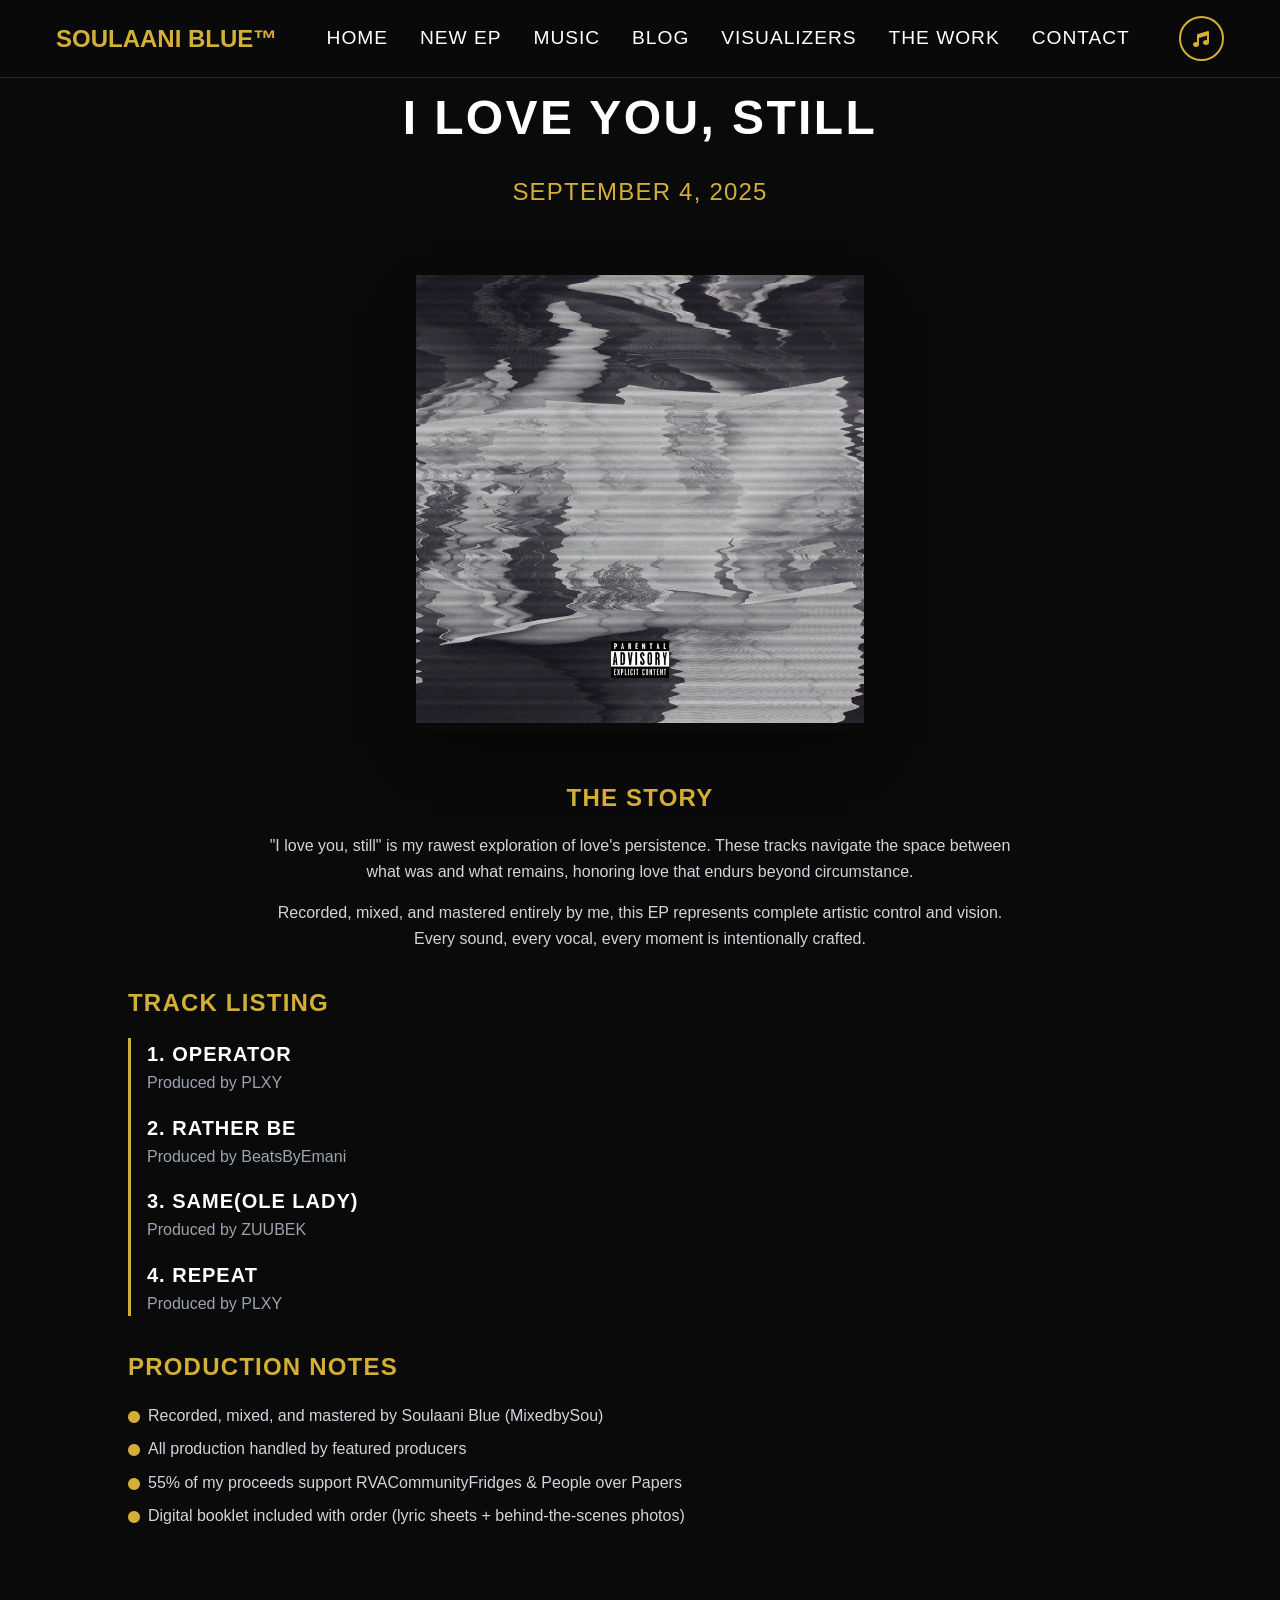
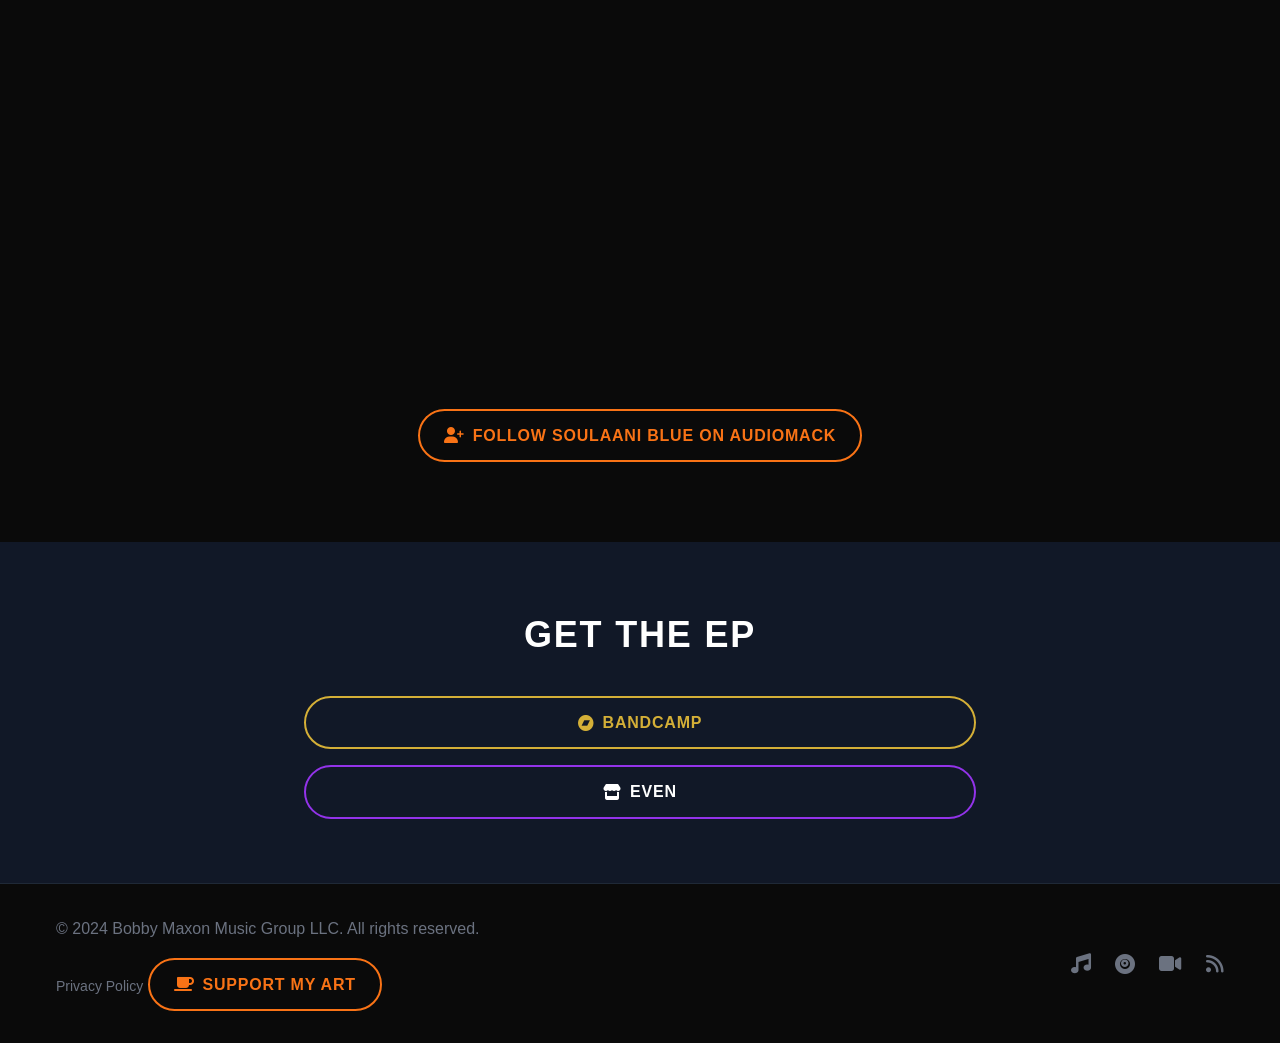
<file: ep.html>
<!DOCTYPE html>
<html lang="en">
<head>
    <meta charset="UTF-8">
    <meta name="viewport" content="width=device-width, initial-scale=1.0">
   <meta http-equiv="Content-Security-Policy" content="
  default-src 'self';
  script-src 'self' https://cloud.umami.is 'unsafe-inline';
  style-src 'self' https://fonts.googleapis.com https://cdnjs.cloudflare.com 'unsafe-inline';
  font-src https://fonts.gstatic.com https://cdnjs.cloudflare.com;
  img-src 'self' data:;
  frame-src https://odysee.com https://audiomack.com;
  base-uri 'self';
  form-action 'self' https://formspree.io;
  connect-src 'self' https://cloud.umami.is https://formspree.io;
">
    <title>I Love You, Still EP - Soulaani Blue</title>
    <meta name="description" content="I Love You, Still EP by Soulaani Blue - A soulful journey through love's complexities. Stream exclusively on Audiomack.">
    <link rel="alternate" type="application/rss+xml" title="Soulaani Blue Blog RSS" href="/rss.xml" />

    <!-- Favicons -->
    <link rel="icon" type="image/png" href="/favicon-96x96.png" sizes="96x96" />
    <link rel="icon" type="image/svg+xml" href="/favicon.svg" />
    <link rel="shortcut icon" href="/favicon.ico" />
    <link rel="apple-touch-icon" sizes="180x180" href="/apple-touch-icon.png" />
    <meta name="apple-mobile-web-app-title" content="SoulaaniBlue" />
    <link rel="manifest" href="/site.webmanifest" />
    <link rel="icon" type="image/png" sizes="192x192" href="/web-app-manifest-192x192.png">
    <link rel="icon" type="image/png" sizes="512x512" href="/web-app-manifest-512x512.png">

    <!-- Fonts + Icons -->
    <link rel="preconnect" href="https://fonts.gstatic.com" crossorigin>
    <link rel="stylesheet" href="https://fonts.googleapis.com/css2?family=Bebas+Neue&family=Roboto+Condensed:wght@400;700&family=Press+Start+2P&display=swap">
    <link rel="stylesheet" href="https://cdnjs.cloudflare.com/ajax/libs/font-awesome/6.4.0/css/all.min.css">

    <!-- Umami Privacy-focused Analytics -->
    <script defer src="https://cloud.umami.is/script.js" data-website-id="b070a971-225f-4434-a7c5-e781f37f6ea0"></script>

    <!-- Shared stylesheet -->
    <link rel="stylesheet" href="style.css">

    <!-- EP page specific minor overrides -->
    <style>
        .track-item h4 {
            transition: color 0.3s ease;
        }
        .track-item:hover h4 {
            color: var(--gold);
        }
    </style>
</head>
<body class="min-h-screen">

    <!-- Navigation -->
    <nav class="navbar" aria-label="Main navigation">
        <div class="container nav-inner">
            <a href="index.html" class="nav-brand">SOULAANI BLUE&trade;</a>
            <div class="nav-links">
                <a href="index.html" class="nav-link">HOME</a>
                <a href="ep.html" class="nav-link">NEW EP</a>
                <a href="music.html" class="nav-link">MUSIC</a>
                <a href="blog.html" class="nav-link">BLOG</a>
                <a href="visualizers.html" class="nav-link">VISUALIZERS</a>
                <a href="work.html" class="nav-link">THE WORK</a>
                <a href="contact.html" class="nav-link">CONTACT</a>
            </div>
            <div class="nav-social-desktop">
                <a href="https://audiomack.com/soulaaniblue" target="_blank" class="social-icon" aria-label="Audiomack"><i class="fas fa-music"></i></a>
            </div>
            <button class="mobile-menu-toggle" id="menu-toggle" aria-expanded="false" aria-controls="mobile-menu">
                <i class="fas fa-bars"></i>
            </button>
        </div>
        <div class="mobile-menu" id="mobile-menu">
            <a href="index.html" class="nav-link">HOME</a>
            <a href="ep.html" class="nav-link">NEW EP</a>
            <a href="music.html" class="nav-link">MUSIC</a>
            <a href="blog.html" class="nav-link">BLOG</a>
            <a href="visualizers.html" class="nav-link">VISUALIZERS</a>
            <a href="work.html" class="nav-link">THE WORK</a>
            <a href="contact.html" class="nav-link">CONTACT</a>
            <div class="mobile-social">
                <a href="https://audiomack.com/soulaaniblue" class="social-icon"><i class="fas fa-music"></i></a>
                <a href="https://rednote.com/Soulaaniblue" class="social-icon"><i class="fas fa-record-vinyl"></i></a>
                <a href="https://odysee.com/@soulaaniblue:f" class="social-icon"><i class="fas fa-video"></i></a>
            </div>
        </div>
    </nav>

    <!-- EP Section -->
    <section class="ep-section py-20 bg-rich-black pt-24" aria-labelledby="ep-heading">
        <div class="container">
            <h2 id="ep-heading" class="text-4xl md:text-5xl font-bold mb-4 text-center text-white slide-up">I LOVE YOU, STILL</h2>
            <h3 class="text-xl md:text-2xl text-gold mb-16 text-center slide-up delay-100">SEPTEMBER 4, 2025</h3>
            <div class="max-w-5xl mx-auto grid grid-cols-1 lg:grid-cols-2 gap-12 slide-up delay-200">
                <div class="flex justify-center items-center">
                    <div class="relative">
                        <div class="bg-gray-800 border-4 border-white shadow-2xl rounded-xl overflow-hidden w-full max-w-md transform rotate-0 hover:rotate-1 transition duration-500 mx-auto hover:shadow-gold-500/20 hover:shadow-xl">
                            <img src="/images/hero.webp" alt="I Love You, Still EP cover art by independent artist Soulaani Blue" class="w-full h-auto">
                        </div>
                    </div>
                </div>
                <div>
                    <div class="mb-8 text-center max-w-3xl mx-auto">
                        <h3 class="text-2xl font-bold text-gold mb-4">The Story</h3>
                        <p class="text-gray-300 mb-4 mx-auto">
                            "I love you, still" is my rawest exploration of love's persistence. These tracks navigate the space between 
                            what was and what remains, honoring love that endurs beyond circumstance.
                        </p>
                        <p class="text-gray-300">
                            Recorded, mixed, and mastered entirely by me, this EP represents complete artistic control and vision. 
                            Every sound, every vocal, every moment is intentionally crafted.
                        </p>
                    </div>
                    <div class="mb-8">
                        <h3 class="text-2xl font-bold text-gold mb-4">Track Listing</h3>
                        <div class="space-y-4" style="border-left: 3px solid var(--gold); padding-left: 1rem;">
                            <div class="track-item">
                                <h4 class="text-xl font-bold text-white mb-1">1. Operator</h4>
                                <p class="text-gray-400">Produced by PLXY</p>
                            </div>
                            <div class="track-item">
                                <h4 class="text-xl font-bold text-white mb-1">2. Rather Be</h4>
                                <p class="text-gray-400">Produced by BeatsByEmani</p>
                            </div>
                            <div class="track-item">
                                <h4 class="text-xl font-bold text-white mb-1">3. Same(Ole Lady)</h4>
                                <p class="text-gray-400">Produced by ZUUBEK</p>
                            </div>
                            <div class="track-item">
                                <h4 class="text-xl font-bold text-white mb-1">4. Repeat</h4>
                                <p class="text-gray-400">Produced by PLXY</p>
                            </div>
                        </div>
                    </div>
                    <div>
                        <h3 class="text-2xl font-bold text-gold mb-4">Production Notes</h3>
                        <ul class="text-gray-300 space-y-2">
                            <li class="flex items-start">
                                <i class="fas fa-circle text-xs text-gold mt-2 mr-2"></i>
                                <span>Recorded, mixed, and mastered by Soulaani Blue (MixedbySou)</span>
                            </li>
                            <li class="flex items-start">
                                <i class="fas fa-circle text-xs text-gold mt-2 mr-2"></i>
                                <span>All production handled by featured producers</span>
                            </li>
                            <li class="flex items-start">
                                <i class="fas fa-circle text-xs text-gold mt-2 mr-2"></i>
                                <span>55% of my proceeds support RVACommunityFridges & People over Papers</span>
                            </li>
                            <li class="flex items-start">
                                <i class="fas fa-circle text-xs text-gold mt-2 mr-2"></i>
                                <span>Digital booklet included with order (lyric sheets + behind-the-scenes photos)</span>
                            </li>
                        </ul>
                    </div>
                    <div class="mt-12">
                        <iframe src="https://audiomack.com//embed/soulaaniblue/album/i-love-you-still-ep" scrolling="no" width="100%" height="400" frameborder="0" title="I love you, still - EP by Soulaani Blue"></iframe>
                        <div class="mt-6 text-center">
                            <a href="https://audiomack.com/soulaaniblue" target="_blank" class="btn btn--orange">
                                <i class="fas fa-user-plus mr-2"></i>FOLLOW SOULAANI BLUE ON AUDIOMACK
                            </a>
                        </div>
                    </div>
                </div>
            </div>
        </div>
    </section>

    <!-- Purchase Links -->
    <section class="py-16 bg-gray-900">
        <div class="container text-center">
            <h2 class="text-3xl md:text-4xl font-bold mb-8 text-white">GET THE EP</h2>
            <div class="flex flex-col md:flex-row justify-center gap-4 max-w-2xl mx-auto">
                <a href="https://soulaaniblue.bandcamp.com/" target="_blank" class="btn btn--gold">
                    <i class="fab fa-bandcamp mr-2"></i>BANDCAMP
                </a>
                <a href="https://www.even.biz/r/i-love-you-still-0bd194c2-5d75,4747,95b3,02a71223f704" target="_blank" class="btn btn--purple">
                    <i class="fas fa-store mr-2"></i>EVEN
                </a>
            </div>
        </div>
    </section>

    <!-- Footer -->
    <footer class="footer" aria-label="Site footer">
        <div class="container footer-inner">
            <div class="footer-copyright">
                <p>&copy; 2024 Bobby Maxon Music Group LLC. All rights reserved.</p>
                <a href="/privacy.html" class="text-gray-500 hover:text-gold-500 text-sm">Privacy Policy</a>
                <a href="https://buymeacoffee.com/soulaaniblue" target="_blank" rel="noopener noreferrer" class="btn btn--orange inline-flex mt-4">
                    <i class="fas fa-coffee mr-2"></i>SUPPORT MY ART
                </a>
            </div>
            <div class="footer-links">
                <a href="https://audiomack.com/soulaaniblue" target="_blank" rel="noopener noreferrer"><i class="fas fa-music"></i></a>
                <a href="https://rednote.com/Soulaaniblue" target="_blank" rel="noopener noreferrer"><i class="fas fa-record-vinyl"></i></a>
                <a href="https://odysee.com/@soulaaniblue:f" target="_blank" rel="noopener noreferrer"><i class="fas fa-video"></i></a>
                <a href="/rss.xml" target="_blank" rel="noopener noreferrer"><i class="fas fa-rss"></i></a>
            </div>
        </div>
    </footer>

    <!-- Newsletter Pop-up -->
    <div id="newsletter-popup" class="newsletter-overlay hidden">
        <div class="newsletter-box">
            <button id="close-popup" class="newsletter-close">&times;</button>
            <h3 class="text-2xl font-bold text-gold mb-3">Stay Connected</h3>
            <p class="text-gray-300 mb-6">Get new music, stories, and mutual aid updates straight to your inbox.</p>
            <form class="newsletter-form" action="https://formspree.io/f/xvgaqgjb" method="POST">
                <input type="text" name="name" placeholder="Your Name" required>
                <input type="email" name="email" placeholder="Your Email" required>
                <button type="submit" class="btn--subscribe w-full">SUBSCRIBE</button>
            </form>
            <p class="text-xs text-gray-500 mt-4 text-center">No spam, only real updates. Unsubscribe anytime.</p>
        </div>
    </div>

    <!-- Shared site scripts (mobile menu + newsletter popup) -->
    <script src="site.js" defer></script>

    <!-- No page-specific scripts needed on this page -->
</body>
</html>
</file>
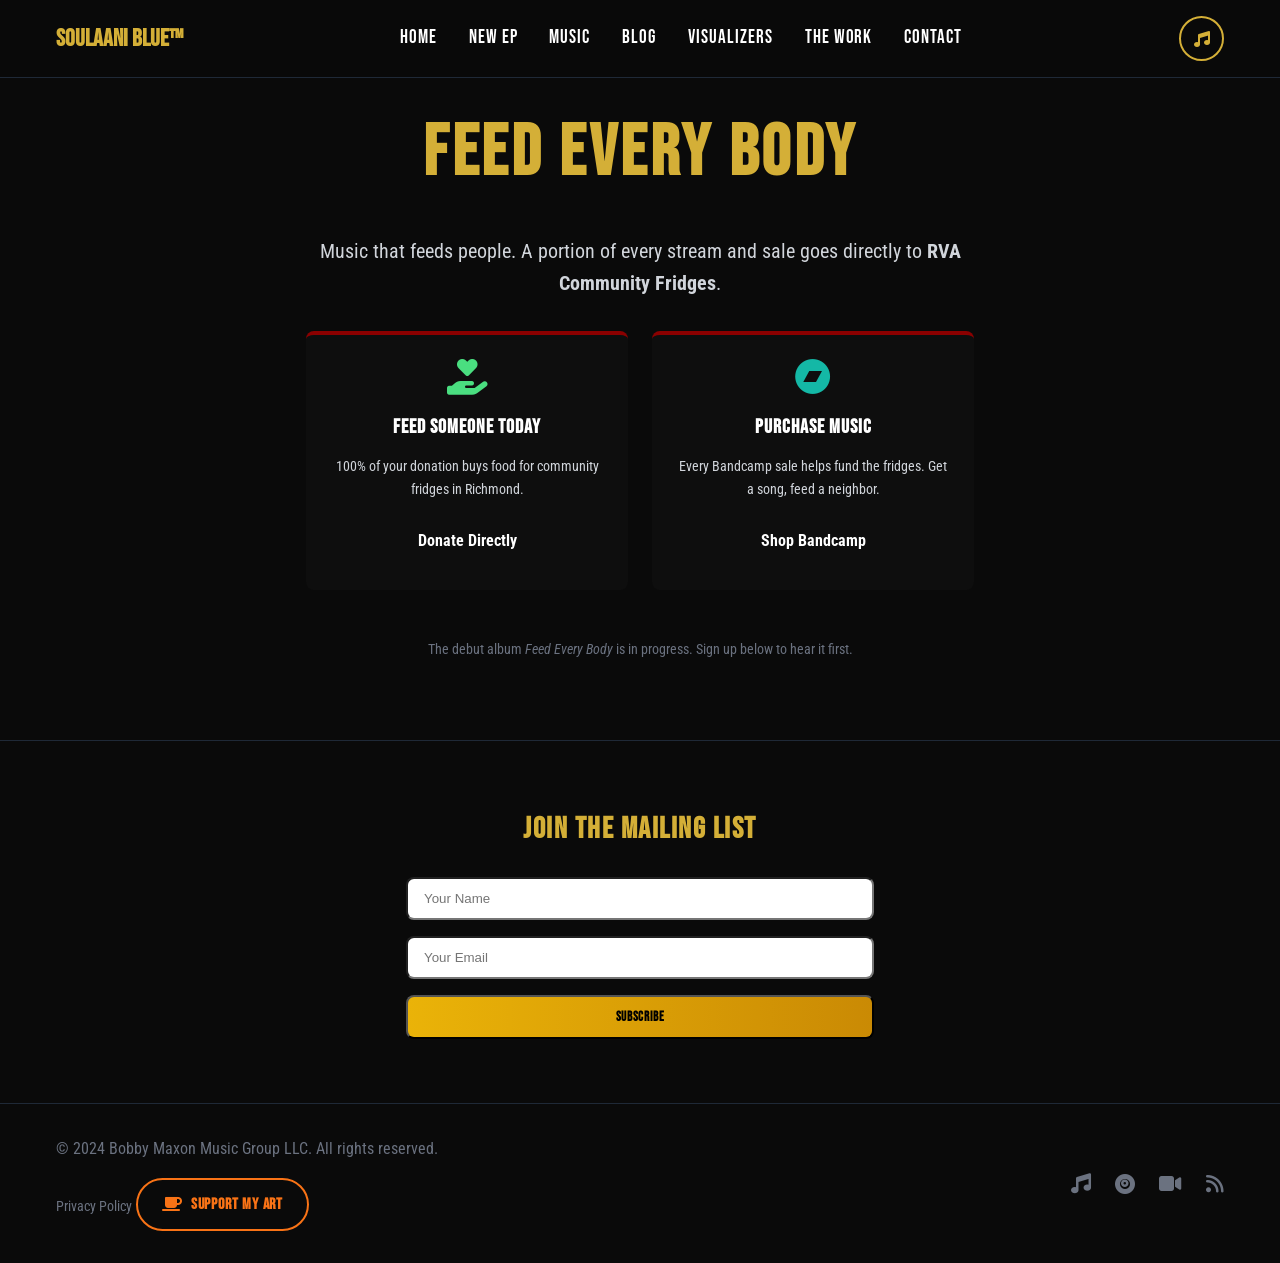
<file: feed-every-body.html>
<!DOCTYPE html>
<html lang="en">
<head>
    <meta charset="UTF-8">
    <meta name="viewport" content="width=device-width, initial-scale=1.0">
    <title>Feed Every Body – Soulaani Blue</title>
    <meta name="description" content="Feed Every Body: Music that funds community fridges and mutual aid in Richmond, Virginia.">
    <link rel="alternate" type="application/rss+xml" title="Soulaani Blue Blog RSS" href="/rss.xml" />

    <!-- Favicons -->
    <link rel="icon" type="image/png" href="/favicon-96x96.png" sizes="96x96" />
    <link rel="icon" type="image/svg+xml" href="/favicon.svg" />
    <link rel="shortcut icon" href="/favicon.ico" />
    <link rel="apple-touch-icon" sizes="180x180" href="/apple-touch-icon.png" />
    <meta name="apple-mobile-web-app-title" content="SoulaaniBlue" />
    <link rel="manifest" href="/site.webmanifest" />
    <link rel="icon" type="image/png" sizes="192x192" href="/web-app-manifest-192x192.png">
    <link rel="icon" type="image/png" sizes="512x512" href="/web-app-manifest-512x512.png">

    <!-- Fonts + Icons -->
    <link rel="preconnect" href="https://fonts.gstatic.com" crossorigin>
    <link href="https://fonts.googleapis.com/css2?family=Bebas+Neue&family=Roboto+Condensed:wght@400;700&family=Press+Start+2P&display=swap" rel="stylesheet">
    <link rel="stylesheet" href="https://cdnjs.cloudflare.com/ajax/libs/font-awesome/6.4.0/css/all.min.css">

    <!-- Umami Analytics -->
    <script defer src="https://cloud.umami.is/script.js" data-website-id="b070a971-225f-4434-a7c5-e781f37f6ea0"></script>

    <link rel="stylesheet" href="style.css">
</head>
<body class="min-h-screen">

    <!-- Navigation -->
    <nav class="navbar">
        <div class="container nav-inner">
            <a href="index.html" class="nav-brand">SOULAANI BLUE&trade;</a>
            <div class="nav-links">
                <a href="index.html" class="nav-link">HOME</a>
                <a href="ep.html" class="nav-link">NEW EP</a>
                <a href="music.html" class="nav-link">MUSIC</a>
                <a href="blog.html" class="nav-link">BLOG</a>
                <a href="visualizers.html" class="nav-link">VISUALIZERS</a>
                <a href="work.html" class="nav-link">THE WORK</a>
                <a href="contact.html" class="nav-link">CONTACT</a>
            </div>
            <div class="nav-social-desktop">
                <a href="https://audiomack.com/soulaaniblue" target="_blank" class="social-icon" aria-label="Audiomack"><i class="fas fa-music"></i></a>
            </div>
            <button class="mobile-menu-toggle" id="menu-toggle" aria-expanded="false" aria-controls="mobile-menu">
                <i class="fas fa-bars"></i>
            </button>
        </div>
        <div class="mobile-menu" id="mobile-menu">
            <a href="index.html" class="nav-link">HOME</a>
            <a href="ep.html" class="nav-link">NEW EP</a>
            <a href="music.html" class="nav-link">MUSIC</a>
            <a href="blog.html" class="nav-link">BLOG</a>
            <a href="visualizers.html" class="nav-link">VISUALIZERS</a>
            <a href="work.html" class="nav-link">THE WORK</a>
            <a href="contact.html" class="nav-link">CONTACT</a>
            <div class="mobile-social">
                <a href="https://audiomack.com/soulaaniblue" class="social-icon"><i class="fas fa-music"></i></a>
                <a href="https://rednote.com/Soulaaniblue" class="social-icon"><i class="fas fa-record-vinyl"></i></a>
                <a href="https://odysee.com/@soulaaniblue:f" class="social-icon"><i class="fas fa-video"></i></a>
            </div>
        </div>
    </nav>

    <main class="pt-24 pb-20">
        <div class="container text-center" style="max-width: 700px;">
            <h1 class="text-5xl md:text-7xl font-bold text-gold mb-6">FEED EVERY BODY</h1>
            <p class="text-xl text-gray-300 mb-8">
                Music that feeds people. A portion of every stream and sale goes directly to 
                <strong>RVA Community Fridges</strong>.
            </p>

            <div class="grid grid-cols-1 md:grid-cols-2 gap-6 mb-12">
                <!-- Donate Card -->
                <div class="ep-card p-6 text-center">
                    <i class="fas fa-hand-holding-heart text-4xl text-green-400 mb-4"></i>
                    <h3 class="text-xl font-bold text-white mb-3">Feed Someone Today</h3>
                    <p class="text-gray-300 text-sm mb-4">100% of your donation buys food for community fridges in Richmond.</p>
                    <a href="https://opencollective.com/rva-community-fridges" target="_blank" class="inline-block px-6 py-3 bg-green-600 text-white rounded-full font-bold hover:bg-green-700 transition">Donate Directly</a>
                </div>

                <!-- Bandcamp Card -->
                <div class="ep-card p-6 text-center">
                    <i class="fab fa-bandcamp text-4xl text-teal-500 mb-4"></i>
                    <h3 class="text-xl font-bold text-white mb-3">Purchase Music</h3>
                    <p class="text-gray-300 text-sm mb-4">Every Bandcamp sale helps fund the fridges. Get a song, feed a neighbor.</p>
                    <a href="https://soulaaniblue.bandcamp.com/" target="_blank" class="inline-block px-6 py-3 bg-teal-600 text-white rounded-full font-bold hover:bg-teal-700 transition">Shop Bandcamp</a>
                </div>
            </div>

            <p class="text-gray-500 text-sm">
                The debut album <em>Feed Every Body</em> is in progress. Sign up below to hear it first.
            </p>
        </div>
    </main>

    <!-- Mailing List Section -->
    <section id="mailing-list" class="py-16 bg-rich-black" style="border-top: 1px solid #1F2937;">
        <div class="container text-center" style="max-width: 500px;">
            <h2 class="text-3xl font-bold text-gold mb-6">JOIN THE MAILING LIST</h2>
            <form action="https://formspree.io/f/xvgaqgjb" method="POST" class="space-y-4">
                <input type="text" name="name" placeholder="Your Name" required class="w-full px-4 py-3 bg-gray-800 text-white rounded-lg focus:outline-none focus:ring-2 focus:ring-gold-500">
                <input type="email" name="email" placeholder="Your Email" required class="w-full px-4 py-3 bg-gray-800 text-white rounded-lg focus:outline-none focus:ring-2 focus:ring-gold-500">
                <button type="submit" class="w-full py-3 bg-gradient-to-r from-yellow-500 to-yellow-600 text-black font-bold rounded-lg hover:from-yellow-400 hover:to-yellow-500 transition">
                    SUBSCRIBE
                </button>
            </form>
        </div>
    </section>

    <!-- Footer -->
    <footer class="footer">
        <div class="container footer-inner">
            <div class="footer-copyright">
                <p>&copy; 2024 Bobby Maxon Music Group LLC. All rights reserved.</p>
                <a href="/privacy.html" class="text-gray-500 hover:text-gold-500 text-sm">Privacy Policy</a>
                <a href="https://buymeacoffee.com/soulaaniblue" target="_blank" rel="noopener noreferrer" class="btn btn--orange inline-flex mt-4">
                    <i class="fas fa-coffee mr-2"></i>SUPPORT MY ART
                </a>
            </div>
            <div class="footer-links">
                <a href="https://audiomack.com/soulaaniblue" target="_blank" rel="noopener noreferrer"><i class="fas fa-music"></i></a>
                <a href="https://rednote.com/Soulaaniblue" target="_blank" rel="noopener noreferrer"><i class="fas fa-record-vinyl"></i></a>
                <a href="https://odysee.com/@soulaaniblue:f" target="_blank" rel="noopener noreferrer"><i class="fas fa-video"></i></a>
                <a href="/rss.xml" target="_blank" rel="noopener noreferrer"><i class="fas fa-rss"></i></a>
            </div>
        </div>
    </footer>

    <script src="site.js" defer></script>
</body>
</html>
</file>
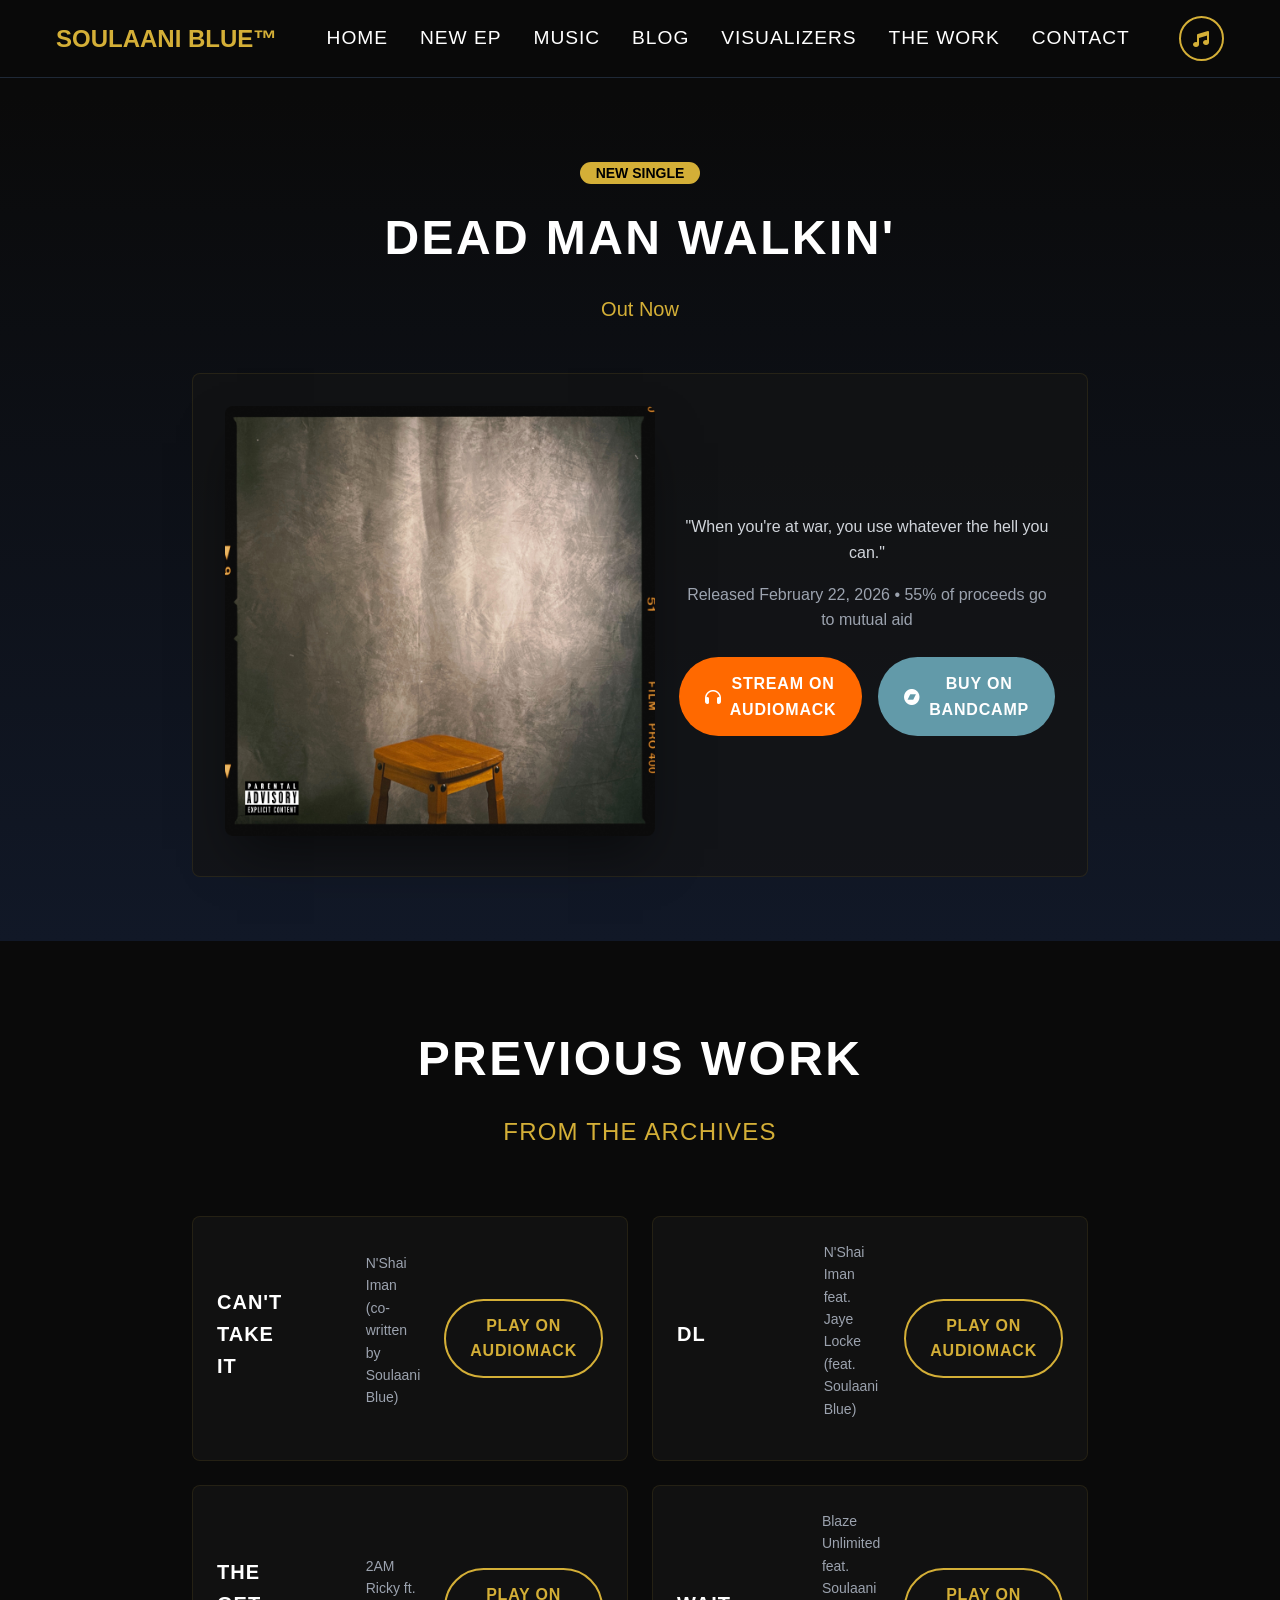
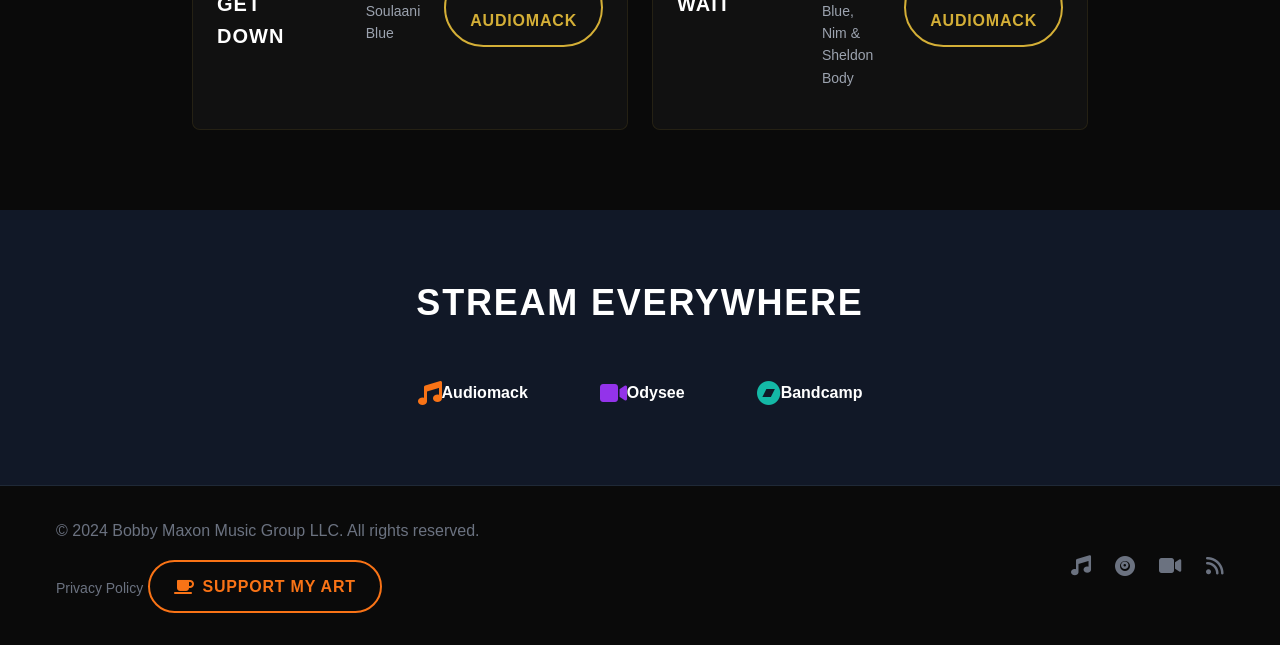
<file: music.html>
<!DOCTYPE html>
<html lang="en">
<head>
    <meta charset="UTF-8">
    <meta name="viewport" content="width=device-width, initial-scale=1.0">
    <meta http-equiv="Content-Security-Policy" content="
  default-src 'self';
  script-src 'self' https://cloud.umami.is 'unsafe-inline';
  style-src 'self' https://fonts.googleapis.com https://cdnjs.cloudflare.com 'unsafe-inline';
  font-src https://fonts.gstatic.com https://cdnjs.cloudflare.com;
  img-src 'self' data:;
  frame-src https://odysee.com https://audiomack.com;
  base-uri 'self';
  form-action 'self' https://formspree.io;
  connect-src 'self' https://cloud.umami.is https://formspree.io;
">
    <title>Music - Soulaani Blue</title>
    <meta name="description" content="Discover Soulaani Blue's music - previous work, collaborations, and musical journey.">
    <link rel="alternate" type="application/rss+xml" title="Soulaani Blue Blog RSS" href="/rss.xml" />

    <!-- Favicons -->
    <link rel="icon" type="image/png" href="/favicon-96x96.png" sizes="96x96" />
    <link rel="icon" type="image/svg+xml" href="/favicon.svg" />
    <link rel="shortcut icon" href="/favicon.ico" />
    <link rel="apple-touch-icon" sizes="180x180" href="/apple-touch-icon.png" />
    <meta name="apple-mobile-web-app-title" content="SoulaaniBlue" />
    <link rel="manifest" href="/site.webmanifest" />
    <link rel="icon" type="image/png" sizes="192x192" href="/web-app-manifest-192x192.png">
    <link rel="icon" type="image/png" sizes="512x512" href="/web-app-manifest-512x512.png">

    <!-- Fonts + Icons -->
    <link rel="preconnect" href="https://fonts.gstatic.com" crossorigin>
    <link rel="stylesheet" href="https://fonts.googleapis.com/css2?family=Bebas+Neue&family=Roboto+Condensed:wght@400;700&family=Press+Start+2P&display=swap">
    <link rel="stylesheet" href="https://cdnjs.cloudflare.com/ajax/libs/font-awesome/6.4.0/css/all.min.css">

    <!-- Umami Privacy-focused Analytics -->
    <script defer src="https://cloud.umami.is/script.js" data-website-id="b070a971-225f-4434-a7c5-e781f37f6ea0"></script>

    <!-- Shared stylesheet -->
    <link rel="stylesheet" href="style.css">
</head>
<body class="min-h-screen">

    <!-- Navigation -->
    <nav class="navbar" aria-label="Main navigation">
        <div class="container nav-inner">
            <a href="index.html" class="nav-brand">SOULAANI BLUE&trade;</a>
            <div class="nav-links">
                <a href="index.html" class="nav-link">HOME</a>
                <a href="ep.html" class="nav-link">NEW EP</a>
                <a href="music.html" class="nav-link">MUSIC</a>
                <a href="blog.html" class="nav-link">BLOG</a>
                <a href="visualizers.html" class="nav-link">VISUALIZERS</a>
                <a href="work.html" class="nav-link">THE WORK</a>
                <a href="contact.html" class="nav-link">CONTACT</a>
            </div>
            <div class="nav-social-desktop">
                <a href="https://audiomack.com/soulaaniblue" target="_blank" class="social-icon" aria-label="Audiomack"><i class="fas fa-music"></i></a>
            </div>
            <button class="mobile-menu-toggle" id="menu-toggle" aria-expanded="false" aria-controls="mobile-menu">
                <i class="fas fa-bars"></i>
            </button>
        </div>
        <div class="mobile-menu" id="mobile-menu">
            <a href="index.html" class="nav-link">HOME</a>
            <a href="ep.html" class="nav-link">NEW EP</a>
            <a href="music.html" class="nav-link">MUSIC</a>
            <a href="blog.html" class="nav-link">BLOG</a>
            <a href="visualizers.html" class="nav-link">VISUALIZERS</a>
            <a href="work.html" class="nav-link">THE WORK</a>
            <a href="contact.html" class="nav-link">CONTACT</a>
            <div class="mobile-social">
                <a href="https://audiomack.com/soulaaniblue" class="social-icon"><i class="fas fa-music"></i></a>
                <a href="https://rednote.com/Soulaaniblue" class="social-icon"><i class="fas fa-record-vinyl"></i></a>
                <a href="https://odysee.com/@soulaaniblue:f" class="social-icon"><i class="fas fa-video"></i></a>
            </div>
        </div>
    </nav>

    <!-- Main Content -->
    <main class="pt-24">
        <!-- New Single Section -->
        <section class="py-16" style="background: linear-gradient(to bottom, var(--rich-black), var(--gray-900));">
            <div class="container">
                <div class="text-center mb-12">
                    <span class="inline-block px-4 py-1 text-black text-sm font-bold rounded-full mb-4" style="background: var(--gold);">NEW SINGLE</span>
                    <h2 class="text-4xl md:text-5xl font-bold mb-4 text-white">Dead Man Walkin'</h2>
                    <p class="text-xl text-gold">Out Now</p>
                </div>

                <div class="max-w-4xl mx-auto">
                    <div class="music-card p-8 flex flex-col md:flex-row gap-8 items-center">
                        <div class="md:w-1/3">
                            <img src="/images/Dead%20Man%20Walkin%20Cover%20Art.jpeg" alt="Dead Man Walkin' cover art" class="w-full rounded-lg shadow-2xl">
                        </div>
                        <div class="md:w-2/3 text-center md:text-left">
                            <p class="text-gray-300 text-lg mb-4 leading-relaxed">"When you're at war, you use whatever the hell you can."</p>
                            <p class="text-gray-400 mb-6">Released February 22, 2026 • 55% of proceeds go to mutual aid</p>
                            <div class="flex flex-wrap justify-center md:justify-start gap-4">
                                <a href="https://audiomack.com/soulaaniblue/song/deadmanwalkin" target="_blank" class="btn btn--audiomack">
                                    <i class="fas fa-headphones mr-2"></i>Stream on Audiomack
                                </a>
                                <a href="https://soulaaniblue.bandcamp.com/track/dead-man-walkin" target="_blank" class="btn btn--bandcamp">
                                    <i class="fab fa-bandcamp mr-2"></i>Buy on Bandcamp
                                </a>
                            </div>
                        </div>
                    </div>
                </div>
            </div>
        </section>

        <!-- Previous Work Section -->
        <section class="py-20 bg-rich-black" aria-labelledby="music-heading">
            <div class="container">
                <h2 id="music-heading" class="text-4xl md:text-5xl font-bold mb-4 text-center text-white slide-up">PREVIOUS WORK</h2>
                <h3 class="text-xl md:text-2xl text-gold mb-16 text-center slide-up delay-100">FROM THE ARCHIVES</h3>
                
                <div class="max-w-4xl mx-auto slide-up delay-200">
                    <div class="grid grid-cols-1 md:grid-cols-2 gap-6">
                        <!-- Can't Take It -->
                        <div class="music-card rounded-lg p-6">
                            <h4 class="text-xl font-bold text-white mb-2">Can't Take It</h4>
                            <div class="h-1 w-full bg-gray-800 mb-3"><div class="h-1 bg-red-500 w-2/3"></div></div>
                            <p class="text-sm text-gray-400 mb-4">N'Shai Iman (co-written by Soulaani Blue)</p>
                            <a href="https://audiomack.com/lnmgllc/song/cant-take-it" target="_blank" class="btn btn--gold w-full text-center">
                                PLAY ON AUDIOMACK
                            </a>
                        </div>

                        <!-- DL -->
                        <div class="music-card rounded-lg p-6">
                            <h4 class="text-xl font-bold text-white mb-2">DL</h4>
                            <div class="h-1 w-full bg-gray-800 mb-3"><div class="h-1 bg-red-500 w-1/2"></div></div>
                            <p class="text-sm text-gray-400 mb-4">N'Shai Iman feat. Jaye Locke (feat. Soulaani Blue)</p>
                            <a href="https://audiomack.com/nshai-iman-1/song/dl" target="_blank" class="btn btn--gold w-full text-center">
                                PLAY ON AUDIOMACK
                            </a>
                        </div>

                        <!-- The Get Down -->
                        <div class="music-card rounded-lg p-6">
                            <h4 class="text-xl font-bold text-white mb-2">The Get Down</h4>
                            <div class="h-1 w-full bg-gray-800 mb-3"><div class="h-1 bg-red-500 w-3/4"></div></div>
                            <p class="text-sm text-gray-400 mb-4">2AM Ricky ft. Soulaani Blue</p>
                            <a href="https://audiomack.com/2amricky/song/the-get-down" target="_blank" class="btn btn--gold w-full text-center">
                                PLAY ON AUDIOMACK
                            </a>
                        </div>
                        
                        <!-- WAIT -->
                        <div class="music-card rounded-lg p-6">
                            <h4 class="text-xl font-bold text-white mb-2">WAIT</h4>
                            <div class="h-1 w-full bg-gray-800 mb-3"><div class="h-1 bg-red-500 w-3/4"></div></div>
                            <p class="text-sm text-gray-400 mb-4">Blaze Unlimited feat. Soulaani Blue, Nim & Sheldon Body</p>
                            <a href="https://audiomack.com/blaze-unltd/song/wait?share-user-id=151992693" target="_blank" class="btn btn--gold w-full text-center">
                                PLAY ON AUDIOMACK
                            </a>
                       </div>
                    </div>
                </div>
            </div>
        </section>

        <!-- Streaming Platforms -->
        <section class="py-16 bg-gray-900">
            <div class="container text-center">
                <h2 class="text-3xl md:text-4xl font-bold mb-8 text-white">STREAM EVERYWHERE</h2>
                <div class="flex flex-wrap justify-center gap-6 max-w-4xl mx-auto">
                    <a href="https://audiomack.com/soulaaniblue" target="_blank" class="flex items-center gap-3 px-6 py-4 bg-gray-800 rounded-lg hover:bg-gray-700 transition">
                        <i class="fas fa-music" style="color: #f97316; font-size: 1.5rem;"></i>
                        <span class="text-white font-bold">Audiomack</span>
                    </a>
                    <a href="https://odysee.com/@soulaaniblue:f" target="_blank" class="flex items-center gap-3 px-6 py-4 bg-gray-800 rounded-lg hover:bg-gray-700 transition">
                        <i class="fas fa-video" style="color: #9333ea; font-size: 1.5rem;"></i>
                        <span class="text-white font-bold">Odysee</span>
                    </a>
                    <a href="https://soulaaniblue.bandcamp.com/" target="_blank" class="flex items-center gap-3 px-6 py-4 bg-gray-800 rounded-lg hover:bg-gray-700 transition">
                        <i class="fab fa-bandcamp" style="color: #14b8a6; font-size: 1.5rem;"></i>
                        <span class="text-white font-bold">Bandcamp</span>
                    </a>
                </div>
            </div>
        </section>
    </main>

    <!-- Footer -->
    <footer class="footer" aria-label="Site footer">
    <div class="container footer-inner">
        <div class="footer-copyright">
            <p>&copy; 2024 Bobby Maxon Music Group LLC. All rights reserved.</p>
            <a href="/privacy.html" class="text-gray-500 hover:text-gold-500 text-sm">Privacy Policy</a>
            <a href="https://buymeacoffee.com/soulaaniblue" target="_blank" rel="noopener noreferrer" class="btn btn--orange inline-flex mt-4">
                <i class="fas fa-coffee mr-2"></i>SUPPORT MY ART
            </a>
        </div>
        <div class="footer-links">
            <a href="https://audiomack.com/soulaaniblue" target="_blank" rel="noopener noreferrer"><i class="fas fa-music"></i></a>
            <a href="https://rednote.com/Soulaaniblue" target="_blank" rel="noopener noreferrer"><i class="fas fa-record-vinyl"></i></a>
            <a href="https://odysee.com/@soulaaniblue:f" target="_blank" rel="noopener noreferrer"><i class="fas fa-video"></i></a>
            <a href="/rss.xml" target="_blank" rel="noopener noreferrer"><i class="fas fa-rss"></i></a>
        </div>
    </div>
</footer>

    <!-- Newsletter Pop-up -->
    <div id="newsletter-popup" class="newsletter-overlay hidden">
        <div class="newsletter-box">
            <button id="close-popup" class="newsletter-close">&times;</button>
            <h3 class="text-2xl font-bold text-gold mb-3">Stay Connected</h3>
            <p class="text-gray-300 mb-6">Get new music, stories, and mutual aid updates straight to your inbox.</p>
            <form class="newsletter-form" action="https://formspree.io/f/xvgaqgjb" method="POST">
                <input type="text" name="name" placeholder="Your Name" required>
                <input type="email" name="email" placeholder="Your Email" required>
                <button type="submit" class="btn--subscribe w-full">SUBSCRIBE</button>
            </form>
            <p class="text-xs text-gray-500 mt-4 text-center">No spam, only real updates. Unsubscribe anytime.</p>
        </div>
    </div>

    <!-- Shared site scripts (mobile menu + newsletter popup) -->
    <script src="site.js" defer></script>

    <!-- No page-specific scripts needed on this page -->
</body>
</html>
</file>
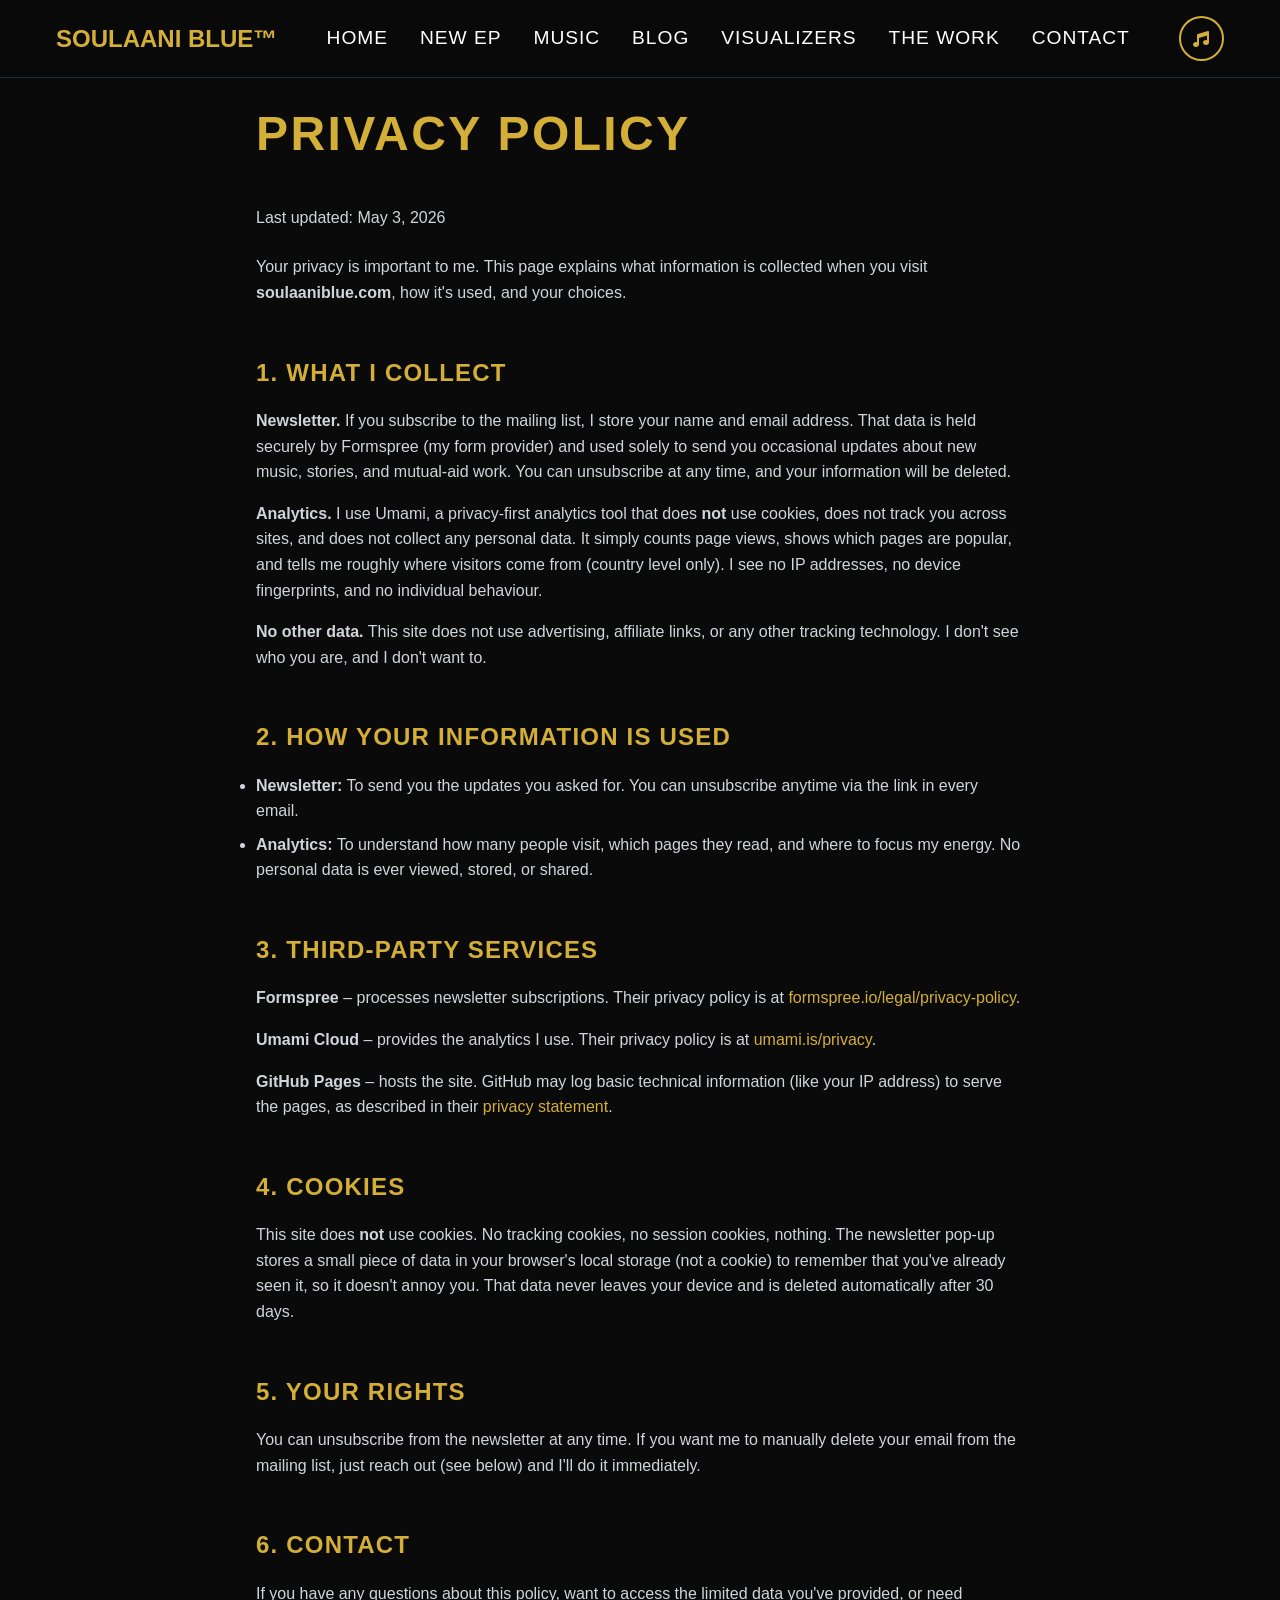
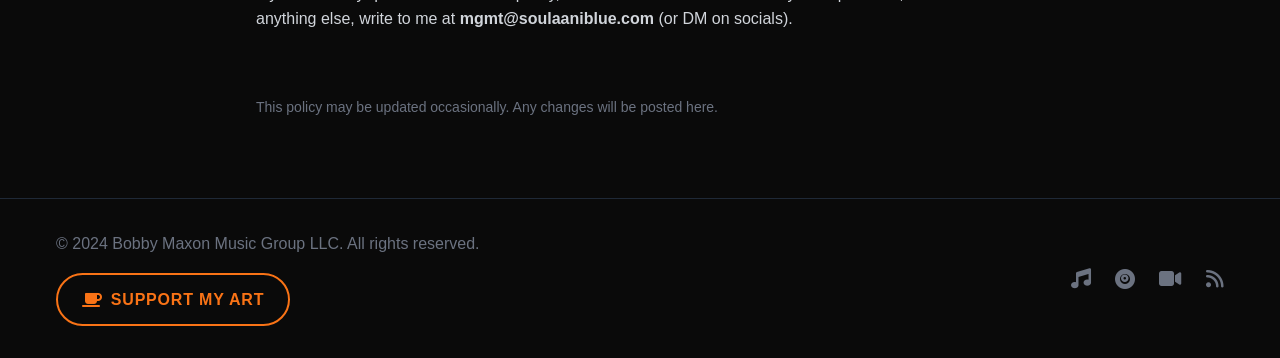
<file: privacy.html>
<!DOCTYPE html>
<html lang="en">
<head>
    <meta charset="UTF-8">
    <meta name="viewport" content="width=device-width, initial-scale=1.0">
    <meta http-equiv="Content-Security-Policy" content="
  default-src 'self';
  script-src 'self' https://cloud.umami.is 'unsafe-inline';
  style-src 'self' https://fonts.googleapis.com https://cdnjs.cloudflare.com 'unsafe-inline';
  font-src https://fonts.gstatic.com https://cdnjs.cloudflare.com;
  img-src 'self' data:;
  frame-src https://odysee.com https://audiomack.com;
  base-uri 'self';
  form-action 'self' https://formspree.io;
  connect-src 'self' https://cloud.umami.is https://formspree.io;
">
    <title>Privacy – Soulaani Blue</title>
    <meta name="description" content="Privacy policy for Soulaani Blue – how we handle your data.">
    <link rel="alternate" type="application/rss+xml" title="Soulaani Blue Blog RSS" href="/rss.xml" />

    <!-- Favicons -->
    <link rel="icon" type="image/png" href="/favicon-96x96.png" sizes="96x96" />
    <link rel="icon" type="image/svg+xml" href="/favicon.svg" />
    <link rel="shortcut icon" href="/favicon.ico" />
    <link rel="apple-touch-icon" sizes="180x180" href="/apple-touch-icon.png" />
    <meta name="apple-mobile-web-app-title" content="SoulaaniBlue" />
    <link rel="manifest" href="/site.webmanifest" />
    <link rel="icon" type="image/png" sizes="192x192" href="/web-app-manifest-192x192.png">
    <link rel="icon" type="image/png" sizes="512x512" href="/web-app-manifest-512x512.png">

    <!-- Fonts + Icons -->
    <link rel="preconnect" href="https://fonts.gstatic.com" crossorigin>
    <link rel="stylesheet" href="https://fonts.googleapis.com/css2?family=Bebas+Neue&family=Roboto+Condensed:wght@400;700&family=Press+Start+2P&display=swap">
    <link rel="stylesheet" href="https://cdnjs.cloudflare.com/ajax/libs/font-awesome/6.4.0/css/all.min.css">

    <!-- Umami Privacy-focused Analytics -->
    <script defer src="https://cloud.umami.is/script.js" data-website-id="b070a971-225f-4434-a7c5-e781f37f6ea0"></script>

    <!-- Shared stylesheet -->
    <link rel="stylesheet" href="style.css">
</head>
<body class="min-h-screen">

    <!-- Navigation -->
    <nav class="navbar">
        <div class="container nav-inner">
            <a href="index.html" class="nav-brand">SOULAANI BLUE&trade;</a>
            <div class="nav-links">
                <a href="index.html" class="nav-link">HOME</a>
                <a href="ep.html" class="nav-link">NEW EP</a>
                <a href="music.html" class="nav-link">MUSIC</a>
                <a href="blog.html" class="nav-link">BLOG</a>
                <a href="visualizers.html" class="nav-link">VISUALIZERS</a>
                <a href="work.html" class="nav-link">THE WORK</a>
                <a href="contact.html" class="nav-link">CONTACT</a>
            </div>
            <div class="nav-social-desktop">
                <a href="https://audiomack.com/soulaaniblue" target="_blank" class="social-icon" aria-label="Audiomack"><i class="fas fa-music"></i></a>
            </div>
            <button class="mobile-menu-toggle" id="menu-toggle" aria-expanded="false" aria-controls="mobile-menu">
                <i class="fas fa-bars"></i>
            </button>
        </div>
        <div class="mobile-menu" id="mobile-menu">
            <a href="index.html" class="nav-link">HOME</a>
            <a href="ep.html" class="nav-link">NEW EP</a>
            <a href="music.html" class="nav-link">MUSIC</a>
            <a href="blog.html" class="nav-link">BLOG</a>
            <a href="visualizers.html" class="nav-link">VISUALIZERS</a>
            <a href="work.html" class="nav-link">THE WORK</a>
            <a href="contact.html" class="nav-link">CONTACT</a>
            <div class="mobile-social">
                <a href="https://audiomack.com/soulaaniblue" target="_blank" class="social-icon"><i class="fas fa-music"></i></a>
                <a href="https://rednote.com/Soulaaniblue" target="_blank" class="social-icon"><i class="fas fa-record-vinyl"></i></a>
                <a href="https://odysee.com/@soulaaniblue:f" target="_blank" class="social-icon"><i class="fas fa-video"></i></a>
            </div>
        </div>
    </nav>

    <main class="pt-24 pb-20">
        <div class="container" style="max-width: 800px;">
            <h1 class="text-4xl md:text-5xl font-bold mb-8 text-gold">Privacy Policy</h1>

            <p class="text-gray-300 mb-6">Last updated: May 3, 2026</p>

            <p class="text-gray-300 mb-6">Your privacy is important to me. This page explains what information is collected when you visit <strong>soulaaniblue.com</strong>, how it's used, and your choices.</p>

            <h2 class="text-2xl font-bold text-gold mt-12 mb-4">1. What I Collect</h2>
            <p class="text-gray-300 mb-4"><strong>Newsletter.</strong> If you subscribe to the mailing list, I store your name and email address. That data is held securely by Formspree (my form provider) and used solely to send you occasional updates about new music, stories, and mutual‑aid work. You can unsubscribe at any time, and your information will be deleted.</p>
            <p class="text-gray-300 mb-4"><strong>Analytics.</strong> I use Umami, a privacy‑first analytics tool that does <strong>not</strong> use cookies, does not track you across sites, and does not collect any personal data. It simply counts page views, shows which pages are popular, and tells me roughly where visitors come from (country level only). I see no IP addresses, no device fingerprints, and no individual behaviour.</p>
            <p class="text-gray-300 mb-4"><strong>No other data.</strong> This site does not use advertising, affiliate links, or any other tracking technology. I don't see who you are, and I don't want to.</p>

            <h2 class="text-2xl font-bold text-gold mt-12 mb-4">2. How Your Information Is Used</h2>
            <ul class="text-gray-300 list-disc pl-6 space-y-2 mb-6">
                <li><strong>Newsletter:</strong> To send you the updates you asked for. You can unsubscribe anytime via the link in every email.</li>
                <li><strong>Analytics:</strong> To understand how many people visit, which pages they read, and where to focus my energy. No personal data is ever viewed, stored, or shared.</li>
            </ul>

            <h2 class="text-2xl font-bold text-gold mt-12 mb-4">3. Third‑Party Services</h2>
            <p class="text-gray-300 mb-4"><strong>Formspree</strong> – processes newsletter subscriptions. Their privacy policy is at <a href="https://formspree.io/legal/privacy-policy/" class="text-gold underline" target="_blank">formspree.io/legal/privacy-policy</a>.</p>
            <p class="text-gray-300 mb-4"><strong>Umami Cloud</strong> – provides the analytics I use. Their privacy policy is at <a href="https://umami.is/privacy" class="text-gold underline" target="_blank">umami.is/privacy</a>.</p>
            <p class="text-gray-300 mb-4"><strong>GitHub Pages</strong> – hosts the site. GitHub may log basic technical information (like your IP address) to serve the pages, as described in their <a href="https://docs.github.com/en/site-policy/privacy-policies/github-privacy-statement" class="text-gold underline" target="_blank">privacy statement</a>.</p>

            <h2 class="text-2xl font-bold text-gold mt-12 mb-4">4. Cookies</h2>
            <p class="text-gray-300 mb-6">This site does <strong>not</strong> use cookies. No tracking cookies, no session cookies, nothing. The newsletter pop‑up stores a small piece of data in your browser's local storage (not a cookie) to remember that you've already seen it, so it doesn't annoy you. That data never leaves your device and is deleted automatically after 30 days.</p>

            <h2 class="text-2xl font-bold text-gold mt-12 mb-4">5. Your Rights</h2>
            <p class="text-gray-300 mb-4">You can unsubscribe from the newsletter at any time. If you want me to manually delete your email from the mailing list, just reach out (see below) and I'll do it immediately.</p>

            <h2 class="text-2xl font-bold text-gold mt-12 mb-4">6. Contact</h2>
            <p class="text-gray-300 mb-6">If you have any questions about this policy, want to access the limited data you've provided, or need anything else, write to me at <strong>mgmt@soulaaniblue.com</strong> (or DM on socials).</p>

            <p class="text-gray-500 text-sm mt-16">This policy may be updated occasionally. Any changes will be posted here.</p>
        </div>
    </main>

    <!-- Footer -->
    <footer class="footer">
        <div class="container footer-inner">
            <div class="footer-copyright">
                <p>&copy; 2024 Bobby Maxon Music Group LLC. All rights reserved.</p>
                <a href="https://buymeacoffee.com/soulaaniblue" target="_blank" rel="noopener noreferrer" class="btn btn--orange inline-flex mt-4">
                    <i class="fas fa-coffee mr-2"></i>SUPPORT MY ART
                </a>
            </div>
            <div class="footer-links">
                <a href="https://audiomack.com/soulaaniblue" target="_blank" rel="noopener noreferrer"><i class="fas fa-music"></i></a>
                <a href="https://rednote.com/Soulaaniblue" target="_blank" rel="noopener noreferrer"><i class="fas fa-record-vinyl"></i></a>
                <a href="https://odysee.com/@soulaaniblue:f" target="_blank" rel="noopener noreferrer"><i class="fas fa-video"></i></a>
                <a href="/rss.xml" target="_blank" rel="noopener noreferrer"><i class="fas fa-rss"></i></a>
            </div>
        </div>
    </footer>

    <!-- Newsletter Pop-up -->
    <div id="newsletter-popup" class="newsletter-overlay hidden">
        <div class="newsletter-box">
            <button id="close-popup" class="newsletter-close">&times;</button>
            <h3 class="text-2xl font-bold text-gold mb-3">Stay Connected</h3>
            <p class="text-gray-300 mb-6">Get new music, stories, and mutual aid updates straight to your inbox.</p>
            <form class="newsletter-form" action="https://formspree.io/f/xvgaqgjb" method="POST">
                <input type="text" name="name" placeholder="Your Name" required>
                <input type="email" name="email" placeholder="Your Email" required>
                <button type="submit" class="btn--subscribe w-full">SUBSCRIBE</button>
            </form>
            <p class="text-xs text-gray-500 mt-4 text-center">No spam, only real updates. Unsubscribe anytime.</p>
        </div>
    </div>

    <!-- Shared site scripts -->
    <script src="site.js" defer></script>
</body>
</html>
</file>
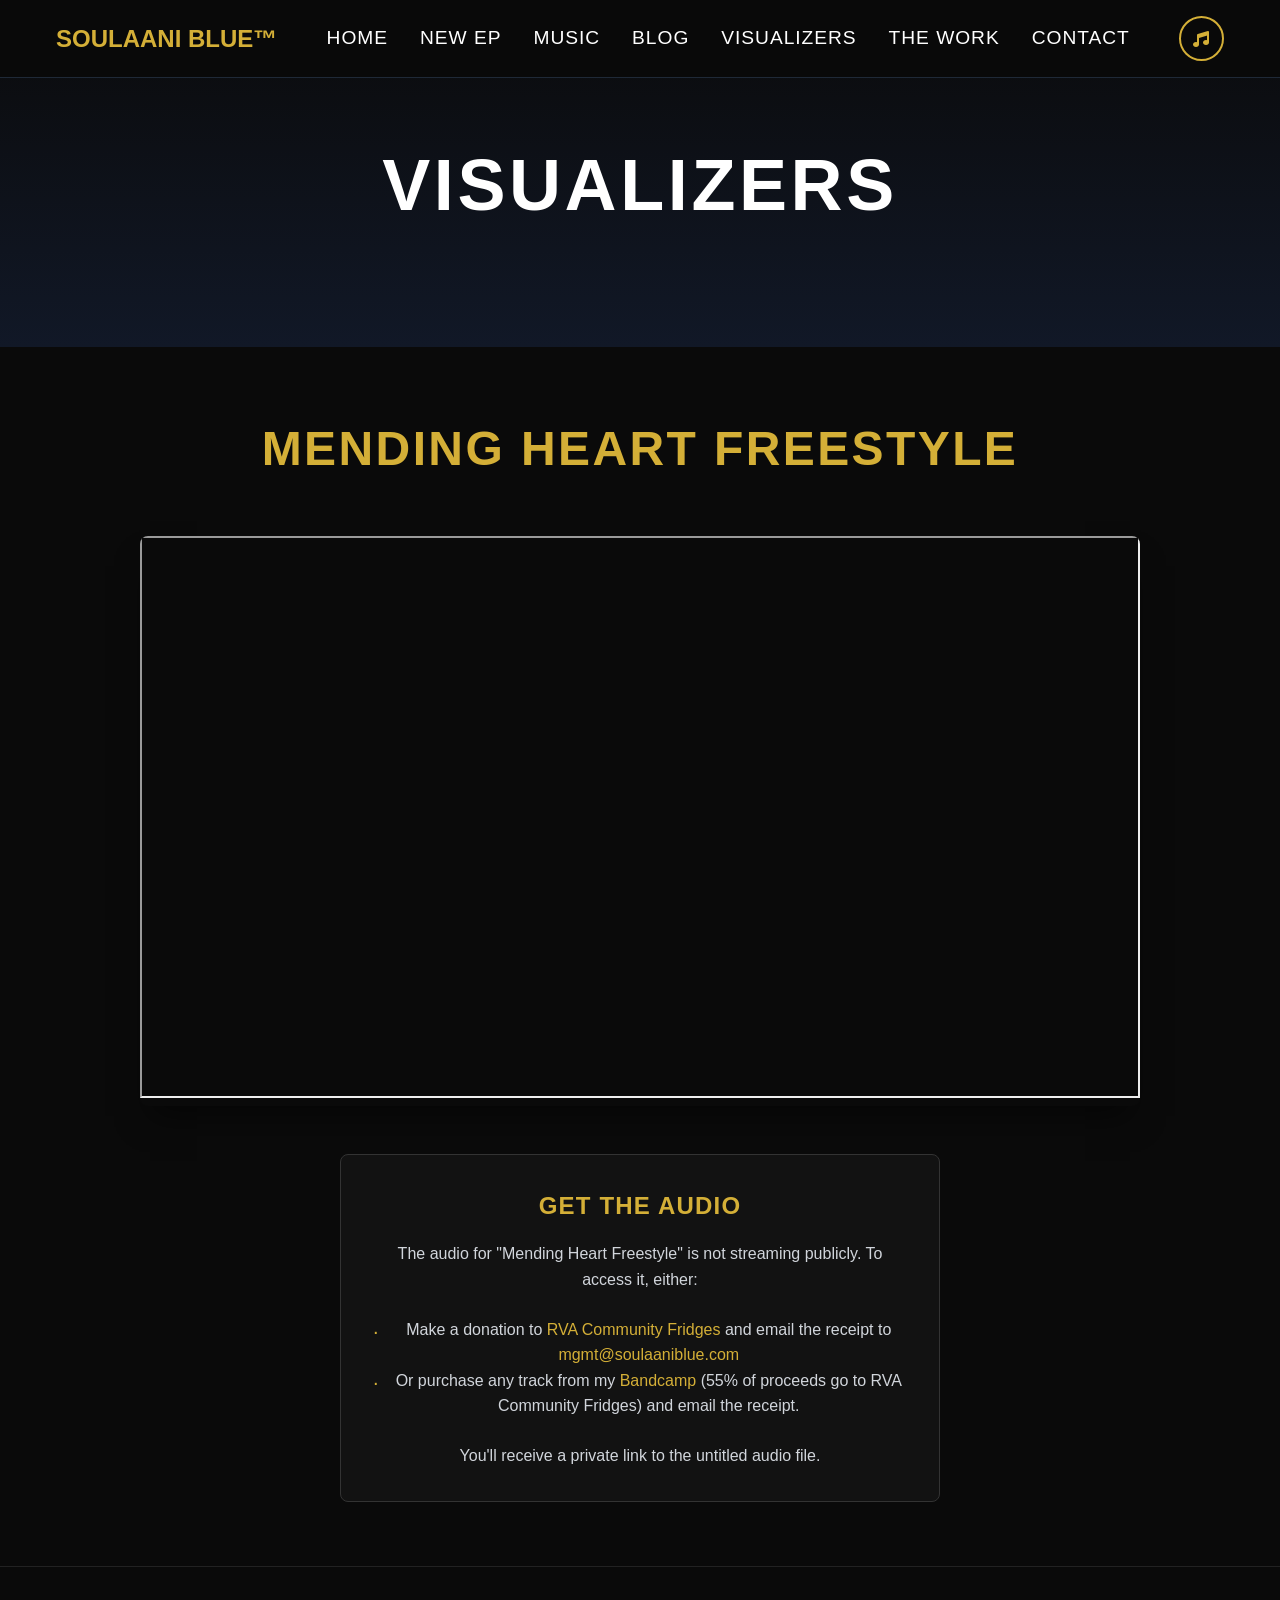
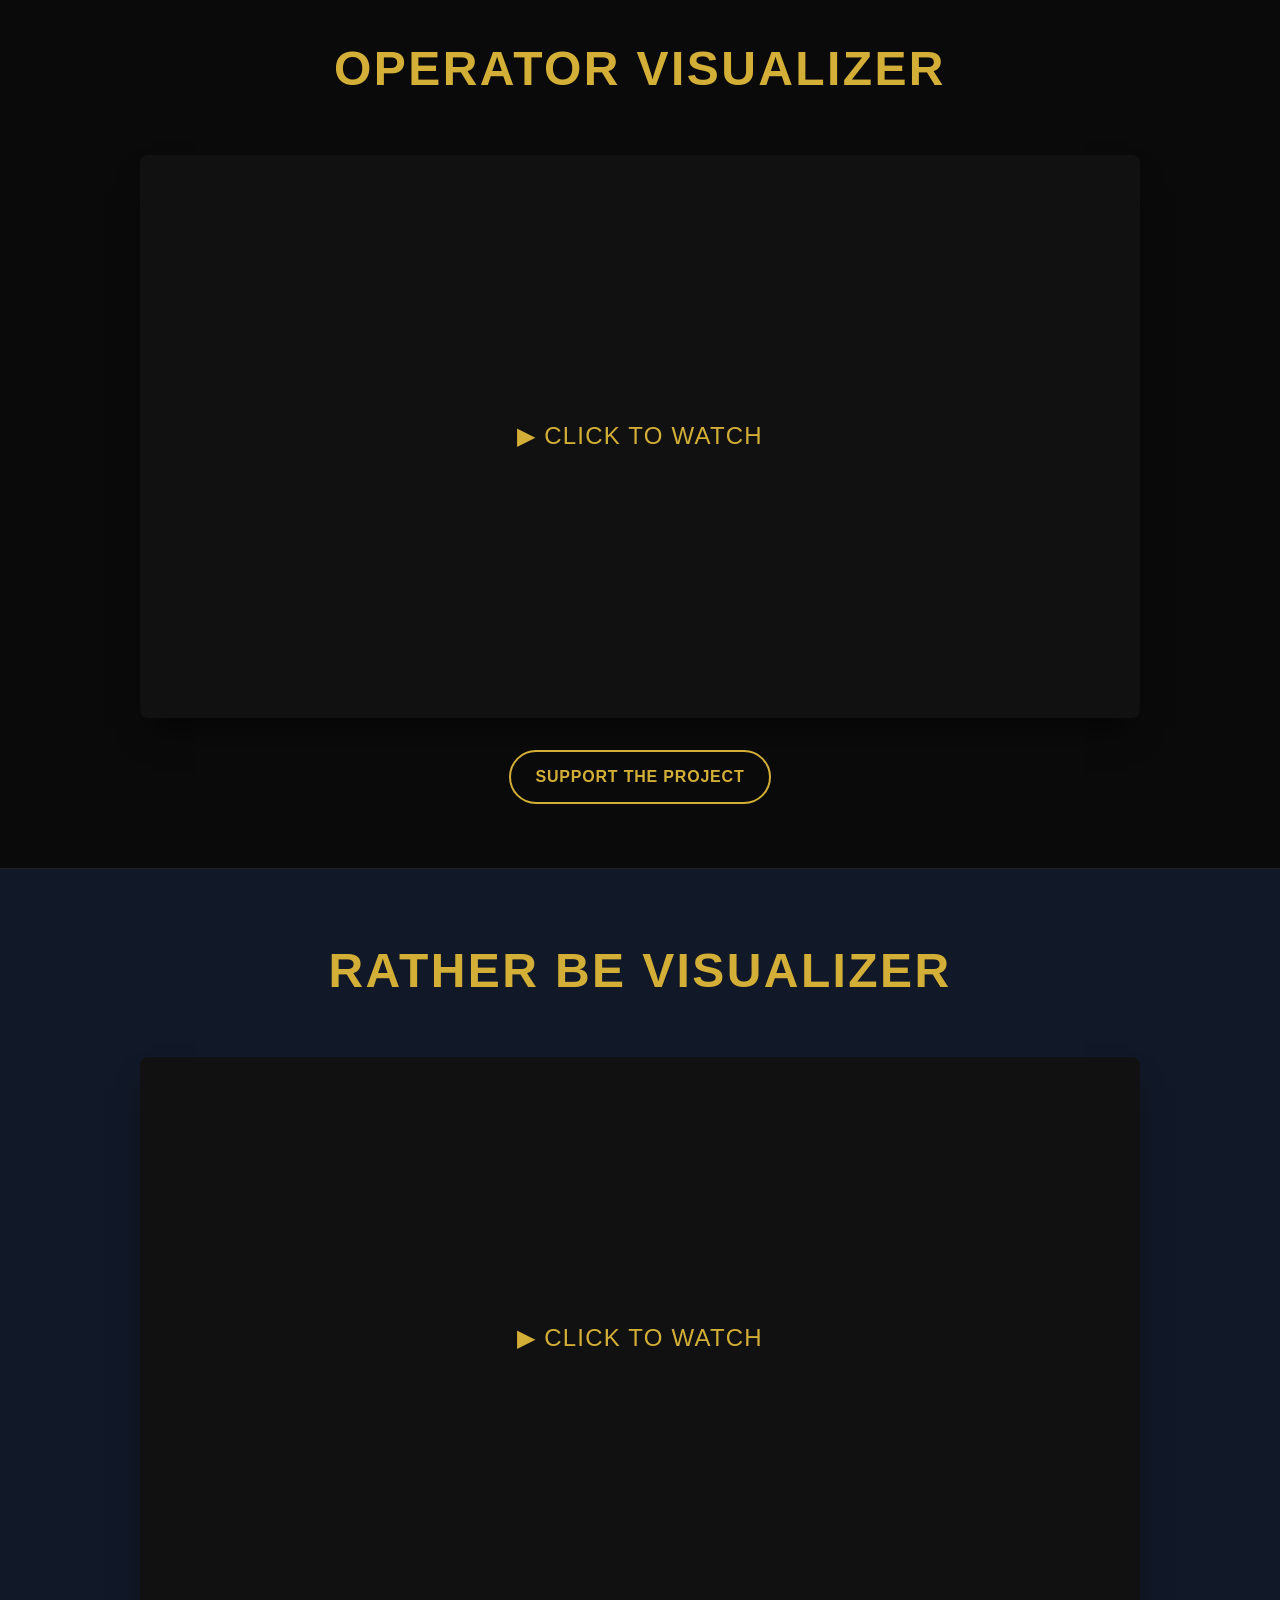
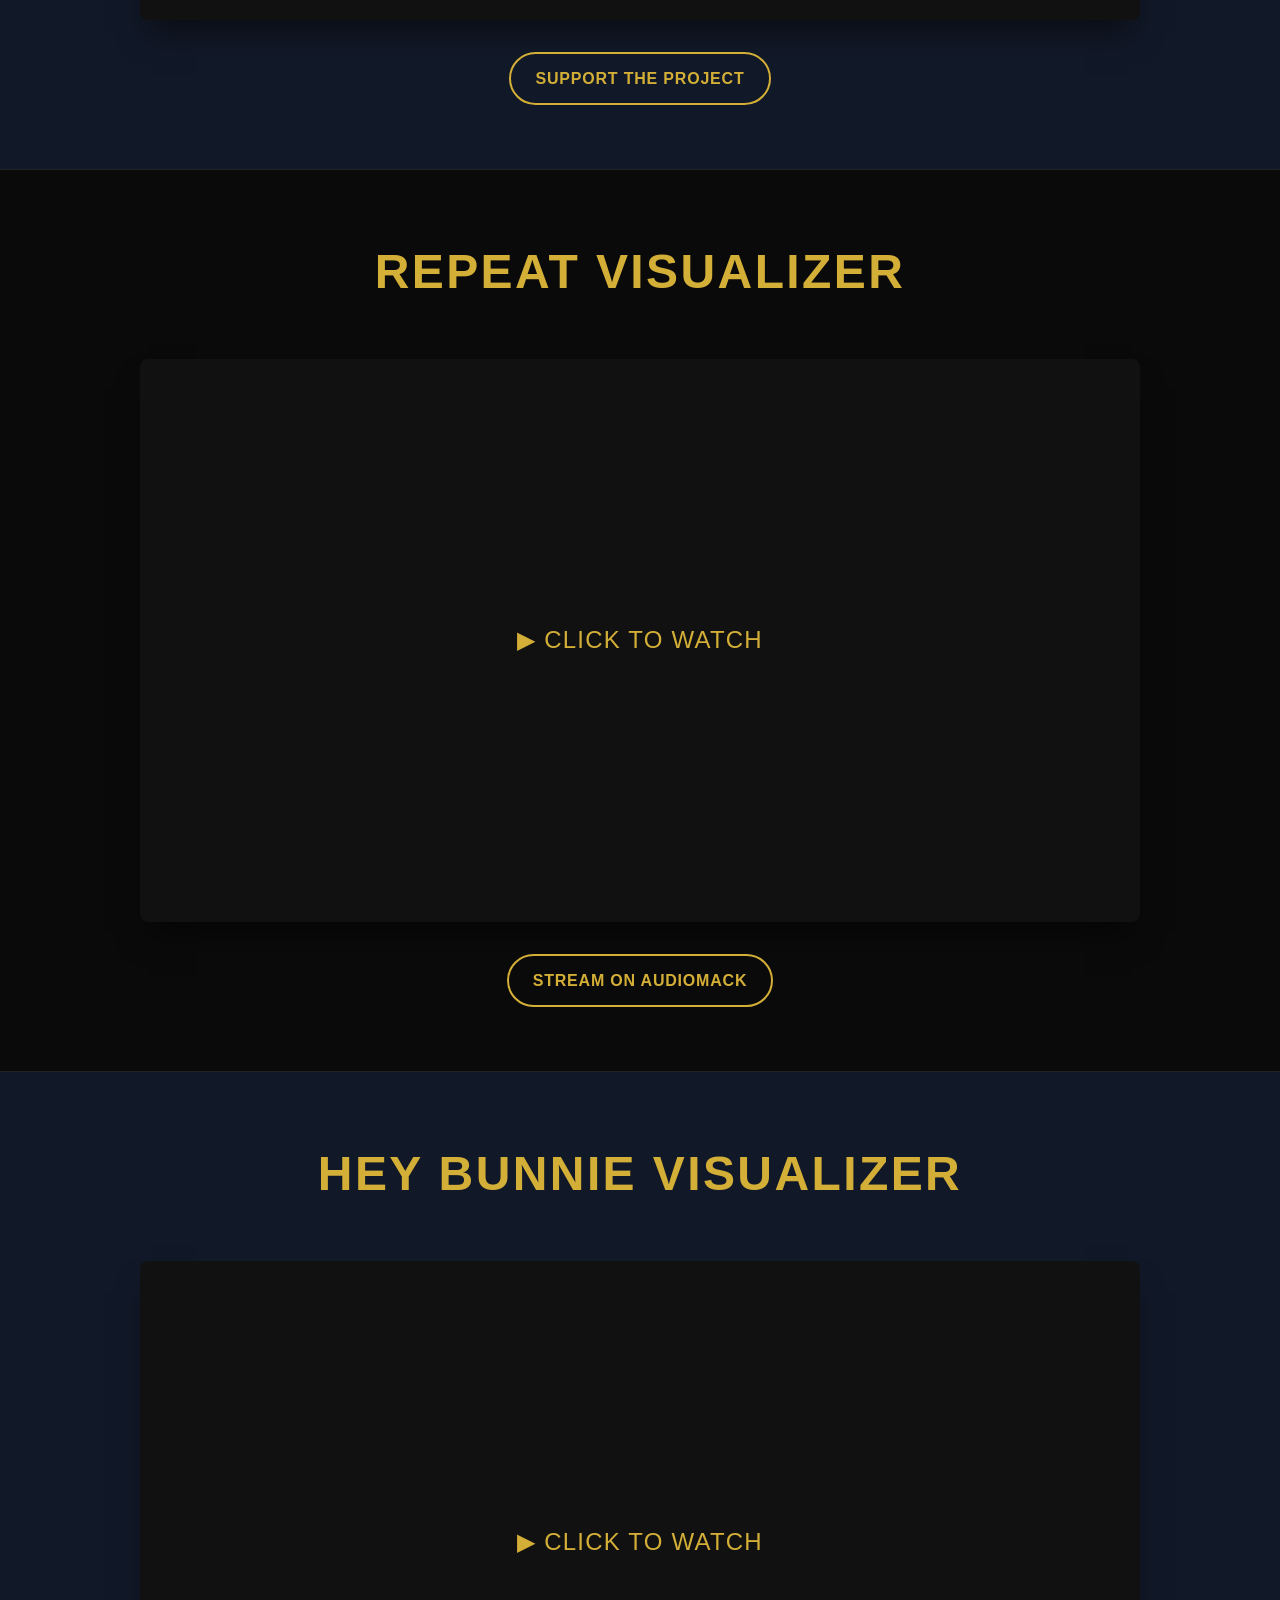
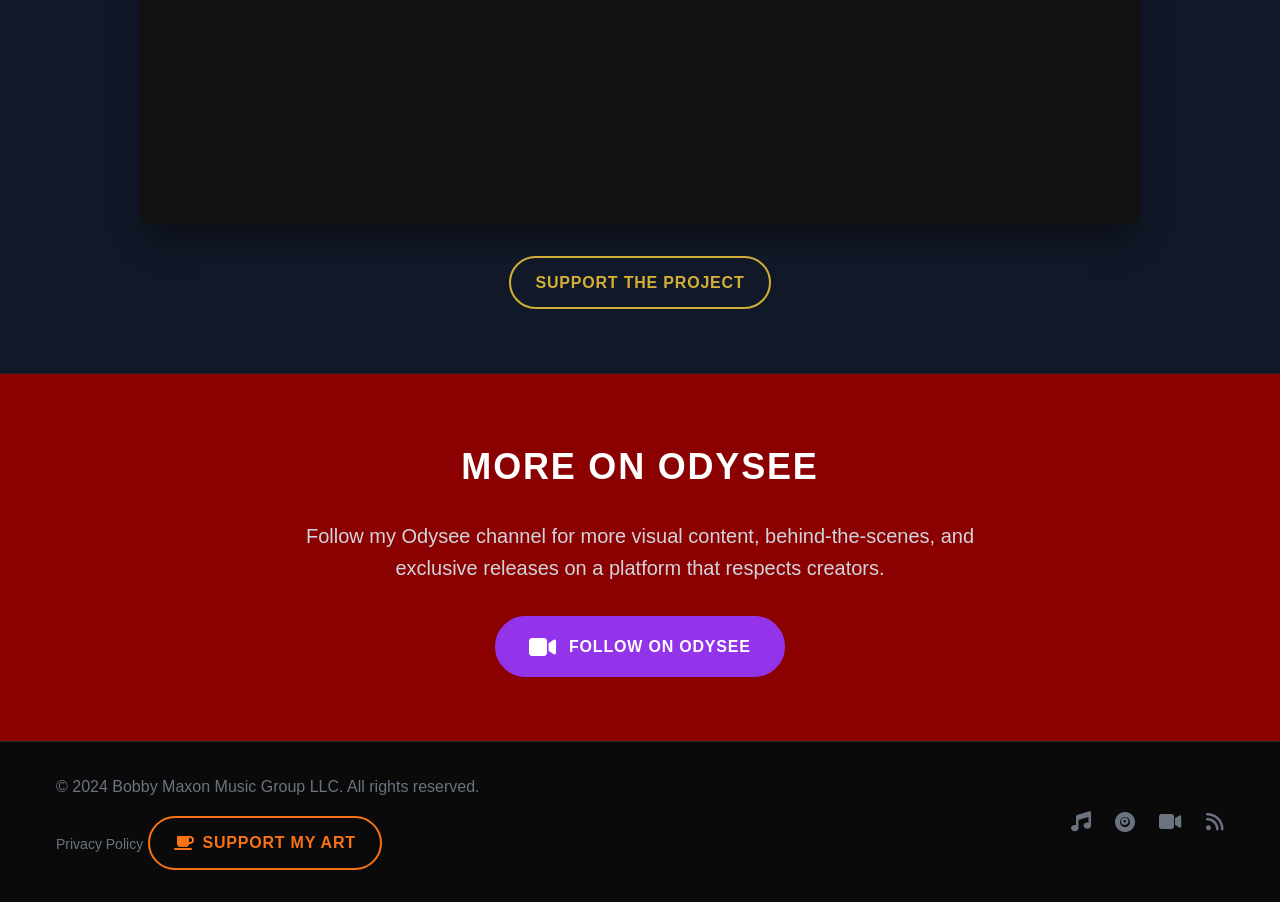
<file: visualizers.html>
<!DOCTYPE html>
<html lang="en">
<head>
    <meta charset="UTF-8">
    <meta name="viewport" content="width=device-width, initial-scale=1.0">
    <meta http-equiv="Content-Security-Policy" content="
  default-src 'self';
  script-src 'self' https://cloud.umami.is 'unsafe-inline';
  style-src 'self' https://fonts.googleapis.com https://cdnjs.cloudflare.com 'unsafe-inline';
  font-src https://fonts.gstatic.com https://cdnjs.cloudflare.com;
  img-src 'self' data:;
  frame-src https://odysee.com;
  base-uri 'self';
  form-action 'self' https://formspree.io;
  connect-src 'self' https://cloud.umami.is https://formspree.io;
">
    <title>Visualizers - Soulaani Blue</title>
    <meta name="description" content="Music visualizers and videos for Soulaani Blue's tracks - Operator, Rather Be, Repeat, Hey Bunnie, and Mending Heart Freestyle.">
    <link rel="alternate" type="application/rss+xml" title="Soulaani Blue Blog RSS" href="/rss.xml" />

    <!-- Favicons -->
    <link rel="icon" type="image/png" href="/favicon-96x96.png" sizes="96x96" />
    <link rel="icon" type="image/svg+xml" href="/favicon.svg" />
    <link rel="shortcut icon" href="/favicon.ico" />
    <link rel="apple-touch-icon" sizes="180x180" href="/apple-touch-icon.png" />
    <meta name="apple-mobile-web-app-title" content="SoulaaniBlue" />
    <link rel="manifest" href="/site.webmanifest" />
    <link rel="icon" type="image/png" sizes="192x192" href="/web-app-manifest-192x192.png">
    <link rel="icon" type="image/png" sizes="512x512" href="/web-app-manifest-512x512.png">

    <!-- Fonts + Icons -->
    <link rel="stylesheet" href="https://fonts.googleapis.com/css2?family=Bebas+Neue&family=Roboto+Condensed:wght@400;700&family=Press+Start+2P&display=swap">
    <link rel="stylesheet" href="https://cdnjs.cloudflare.com/ajax/libs/font-awesome/6.4.0/css/all.min.css">

    <!-- Umami Privacy-focused Analytics -->
    <script defer src="https://cloud.umami.is/script.js" data-website-id="b070a971-225f-4434-a7c5-e781f37f6ea0"></script>

    <!-- Shared stylesheet -->
    <link rel="stylesheet" href="style.css">

    <!-- Page-specific styles -->
    <style>
        .video-section {
            border-bottom: 1px solid #222;
        }
        .video-container {
            max-width: 1000px;
            margin: 0 auto;
            border-radius: 8px;
            overflow: hidden;
            box-shadow: 0 20px 30px -10px rgba(0,0,0,0.5);
        }
        .video-placeholder {
            max-width: 1000px;
            margin: 0 auto;
            border-radius: 8px;
            overflow: hidden;
            box-shadow: 0 20px 30px -10px rgba(0,0,0,0.5);
            background: #111;
            aspect-ratio: 16 / 9;
            display: flex;
            align-items: center;
            justify-content: center;
            cursor: pointer;
            transition: transform 0.2s ease, box-shadow 0.2s ease;
        }
        .video-placeholder:hover {
            transform: scale(1.02);
            box-shadow: 0 25px 40px -10px rgba(212,175,55,0.2);
        }
        .video-placeholder-text {
            font-family: 'Bebas Neue', sans-serif;
            font-size: 1.5rem;
            color: var(--gold);
            letter-spacing: 0.05em;
            text-transform: uppercase;
        }
        iframe.odysee-player {
            width: 100%;
            aspect-ratio: 16 / 9;
            border: none;
            border-radius: 8px;
        }
        .get-audio-section {
            max-width: 600px;
            margin: 0 auto;
            padding: 2rem;
            background: rgba(20,20,20,0.8);
            border-radius: 8px;
            border: 1px solid #333;
        }

        /* VISUALIZERS heading animation */
        @keyframes glowPulse {
            0%, 100% {
                text-shadow: 0 0 10px var(--gold), 0 0 20px var(--gold);
            }
            50% {
                text-shadow: 0 0 20px var(--gold), 0 0 40px var(--gold), 0 0 60px var(--gold);
            }
        }
        .visualizers-title {
            animation: glowPulse 2s ease-in-out infinite;
        }
    </style>
</head>
<body class="min-h-screen">

    <!-- Navigation -->
    <nav class="navbar" aria-label="Main navigation">
        <div class="container nav-inner">
            <a href="index.html" class="nav-brand">SOULAANI BLUE&trade;</a>
            <div class="nav-links">
                <a href="index.html" class="nav-link">HOME</a>
                <a href="ep.html" class="nav-link">NEW EP</a>
                <a href="music.html" class="nav-link">MUSIC</a>
                <a href="blog.html" class="nav-link">BLOG</a>
                <a href="visualizers.html" class="nav-link">VISUALIZERS</a>
                <a href="work.html" class="nav-link">THE WORK</a>
                <a href="contact.html" class="nav-link">CONTACT</a>
            </div>
            <div class="nav-social-desktop">
                <a href="https://audiomack.com/soulaaniblue" target="_blank" class="social-icon" aria-label="Audiomack"><i class="fas fa-music"></i></a>
            </div>
            <button class="mobile-menu-toggle" id="menu-toggle" aria-expanded="false" aria-controls="mobile-menu">
                <i class="fas fa-bars"></i>
            </button>
        </div>
        <div class="mobile-menu" id="mobile-menu">
            <a href="index.html" class="nav-link">HOME</a>
            <a href="ep.html" class="nav-link">NEW EP</a>
            <a href="music.html" class="nav-link">MUSIC</a>
            <a href="blog.html" class="nav-link">BLOG</a>
            <a href="visualizers.html" class="nav-link">VISUALIZERS</a>
            <a href="work.html" class="nav-link">THE WORK</a>
            <a href="contact.html" class="nav-link">CONTACT</a>
            <div class="mobile-social">
                <a href="https://audiomack.com/soulaaniblue" target="_blank" class="social-icon"><i class="fas fa-music"></i></a>
                <a href="https://rednote.com/Soulaaniblue" target="_blank" class="social-icon"><i class="fas fa-record-vinyl"></i></a>
                <a href="https://odysee.com/@soulaaniblue:f" target="_blank" class="social-icon"><i class="fas fa-video"></i></a>
            </div>
        </div>
    </nav>

    <!-- Visualizers Header -->
    <section class="pt-32 pb-20" style="background: linear-gradient(to bottom, var(--rich-black), var(--gray-900));">
        <div class="container text-center">
            <h1 class="text-5xl md:text-7xl font-bold mb-6 text-white visualizers-title">VISUALIZERS</h1>
        </div>
    </section>

    <!-- Mending Heart Freestyle -->
    <section class="video-section py-16">
        <div class="container">
            <div class="max-w-4xl mx-auto text-center mb-12">
                <h2 class="text-4xl md:text-5xl font-bold mb-6 text-gold">Mending Heart Freestyle</h2>
            </div>
            <div class="video-container">
                <iframe id="odysee-iframe" style="width:100%; aspect-ratio:16 / 9;" src="https://odysee.com/%24/embed/%40soulaaniblue%3Af%2FMending-Heart-Freestyle%3A9?r=7Bg8W9w2rQrxPFkW2RYoZNePFGS9WHyX" allowfullscreen></iframe>
            </div>
            <div class="mt-12 text-center">
                <div class="get-audio-section">
                    <h3 class="text-2xl font-bold text-gold mb-4">Get the Audio</h3>
                    <p class="text-gray-300 text-lg mb-6">
                        The audio for "Mending Heart Freestyle" is not streaming publicly. To access it, either:
                    </p>
                    <ul class="text-gray-300 text-left space-y-3 mb-6" style="list-style-type: none; padding-left: 0;">
                        <li style="display: flex; align-items: flex-start; gap: 0.75rem;">
                            <span class="text-gold" style="font-size: 1.25rem; line-height: 1.4;">·</span>
                            <span>Make a donation to <a href="https://opencollective.com/rva-community-fridges" target="_blank" class="text-gold underline">RVA Community Fridges</a> and email the receipt to <a href="mailto:mgmt@soulaaniblue.com" class="text-gold underline">mgmt@soulaaniblue.com</a></span>
                        </li>
                        <li style="display: flex; align-items: flex-start; gap: 0.75rem;">
                            <span class="text-gold" style="font-size: 1.25rem; line-height: 1.4;">·</span>
                            <span>Or purchase any track from my <a href="https://soulaaniblue.bandcamp.com/" target="_blank" class="text-gold underline">Bandcamp</a> (55% of proceeds go to RVA Community Fridges) and email the receipt.</span>
                        </li>
                    </ul>
                    <p class="text-gray-300 text-lg">
                        You'll receive a private link to the untitled audio file.
                    </p>
                </div>
            </div>
        </div>
    </section>

    <!-- Operator Visualizer -->
    <section id="operator-visualizer" class="video-section py-16">
        <div class="container">
            <div class="max-w-4xl mx-auto text-center mb-12">
                <h2 class="text-4xl md:text-5xl font-bold mb-6 text-gold">Operator Visualizer</h2>
            </div>
            <div class="video-placeholder" data-odysee-src="https://odysee.com/%24/embed/%40soulaaniblue%3Af%2F%E2%80%9COperator%E2%80%9D-Visualizer%3Ae?r=7Bg8W9w2rQrxPFkW2RYoZNePFGS9WHyX">
                <span class="video-placeholder-text">▶ Click to Watch</span>
            </div>
            <div class="text-center mt-8">
                <a href="https://buymeacoffee.com/soulaaniblue" target="_blank" class="btn btn--gold">
                    Support the Project
                </a>
            </div>
        </div>
    </section>

    <!-- Rather Be Visualizer -->
    <section id="video-transmission" class="video-section py-16 bg-gray-900">
        <div class="container">
            <div class="max-w-4xl mx-auto text-center mb-12">
                <h2 class="text-4xl md:text-5xl font-bold mb-6 text-gold">Rather Be Visualizer</h2>
            </div>
            <div class="video-placeholder" data-odysee-src="https://odysee.com/%24/embed/%40soulaaniblue%3Af%2F%E2%80%9CRather-Be%E2%80%9D-Visualizer-%3A3?r=7Bg8W9w2rQrxPFkW2RYoZNePFGS9WHyX">
                <span class="video-placeholder-text">▶ Click to Watch</span>
            </div>
            <div class="text-center mt-8">
                <a href="https://buymeacoffee.com/soulaaniblue" target="_blank" class="btn btn--gold">
                    Support the Project
                </a>
            </div>
        </div>
    </section>

    <!-- Repeat Visualizer -->
    <section class="video-section py-16">
        <div class="container">
            <div class="max-w-4xl mx-auto text-center mb-12">
                <h2 class="text-4xl md:text-5xl font-bold mb-6 text-gold">Repeat Visualizer</h2>
            </div>
            <div class="video-placeholder" data-odysee-src="https://odysee.com/%24/embed/%40soulaaniblue%3Af%2FRepeat%E2%80%9D%3A6?r=7Bg8W9w2rQrxPFkW2RYoZNePFGS9WHyX">
                <span class="video-placeholder-text">▶ Click to Watch</span>
            </div>
            <div class="text-center mt-8">
                <a href="https://audiomack.com/soulaaniblue/song/678440e0e5629" target="_blank" class="btn btn--gold">
                    Stream on Audiomack
                </a>
            </div>
        </div>
    </section>

    <!-- Hey Bunnie Visualizer -->
    <section class="video-section py-16 bg-gray-900">
        <div class="container">
            <div class="max-w-4xl mx-auto text-center mb-12">
                <h2 class="text-4xl md:text-5xl font-bold mb-6 text-gold">Hey Bunnie Visualizer</h2>
            </div>
            <div class="video-placeholder" data-odysee-src="https://odysee.com/%24/embed/%40soulaaniblue%3Af%2F%E2%80%9CHey-Bunnie%E2%80%9D-Visualizer-%3A4?r=7Bg8W9w2rQrxPFkW2RYoZNePFGS9WHyX">
                <span class="video-placeholder-text">▶ Click to Watch</span>
            </div>
            <div class="text-center mt-8">
                <a href="https://buymeacoffee.com/soulaaniblue" target="_blank" class="btn btn--gold">
                    Support the Project
                </a>
            </div>
        </div>
    </section>

    <!-- Odysee Channel CTA -->
    <section class="py-16 bg-deep-red">
        <div class="container text-center">
            <h2 class="text-3xl md:text-4xl font-bold mb-6 text-white">MORE ON ODYSEE</h2>
            <p class="text-xl text-gray-300 max-w-2xl mx-auto mb-8">
                Follow my Odysee channel for more visual content, behind-the-scenes, and exclusive releases on a platform that respects creators.
            </p>
            <a href="https://odysee.com/@soulaaniblue:f" target="_blank" class="btn btn--purple inline-flex items-center px-8 py-4 text-white font-bold rounded-full transition-all duration-300 transform hover:-translate-y-1" style="background: #9333ea;">
                <i class="fas fa-video mr-3 text-2xl"></i>
                <span>FOLLOW ON ODYSEE</span>
            </a>
        </div>
    </section>

    <!-- Footer -->
    <footer class="footer" aria-label="Site footer">
        <div class="container footer-inner">
            <div class="footer-copyright">
                <p>&copy; 2024 Bobby Maxon Music Group LLC. All rights reserved.</p>
                <a href="/privacy.html" class="text-gray-500 hover:text-gold-500 text-sm">Privacy Policy</a>
                <a href="https://buymeacoffee.com/soulaaniblue" target="_blank" rel="noopener noreferrer" class="btn btn--orange inline-flex mt-4">
                    <i class="fas fa-coffee mr-2"></i>SUPPORT MY ART
                </a>
            </div>
            <div class="footer-links">
                <a href="https://audiomack.com/soulaaniblue" target="_blank" rel="noopener noreferrer"><i class="fas fa-music"></i></a>
                <a href="https://rednote.com/Soulaaniblue" target="_blank" rel="noopener noreferrer"><i class="fas fa-record-vinyl"></i></a>
                <a href="https://odysee.com/@soulaaniblue:f" target="_blank" rel="noopener noreferrer"><i class="fas fa-video"></i></a>
                <a href="/rss.xml" target="_blank" rel="noopener noreferrer"><i class="fas fa-rss"></i></a>
            </div>
        </div>
    </footer>

    <!-- Newsletter Pop-up -->
    <div id="newsletter-popup" class="newsletter-overlay hidden">
        <div class="newsletter-box">
            <button id="close-popup" class="newsletter-close">&times;</button>
            <h3 class="text-2xl font-bold text-gold mb-3">Stay Connected</h3>
            <p class="text-gray-300 mb-6">Get new music, stories, and mutual aid updates straight to your inbox.</p>
            <form class="newsletter-form" action="https://formspree.io/f/xvgaqgjb" method="POST">
                <input type="text" name="name" placeholder="Your Name" required>
                <input type="email" name="email" placeholder="Your Email" required>
                <button type="submit" class="btn--subscribe w-full">SUBSCRIBE</button>
            </form>
            <p class="text-xs text-gray-500 mt-4 text-center">No spam, only real updates. Unsubscribe anytime.</p>
        </div>
    </div>

    <!-- Shared site scripts (mobile menu + newsletter popup) -->
    <script src="site.js" defer></script>

    <!-- Lazy-load Odysee iframes on click -->
    <script>
        document.querySelectorAll('.video-placeholder').forEach(placeholder => {
            placeholder.addEventListener('click', function() {
                const src = this.getAttribute('data-odysee-src');
                if (!src) return;

                // Create the real iframe
                const iframe = document.createElement('iframe');
                iframe.className = 'odysee-player';
                iframe.src = src;
                iframe.allowFullscreen = true;
                iframe.title = 'Odysee video player';

                // Replace placeholder with the iframe
                this.replaceWith(iframe);
            });
        });
    </script>
</body>
</html>
</file>
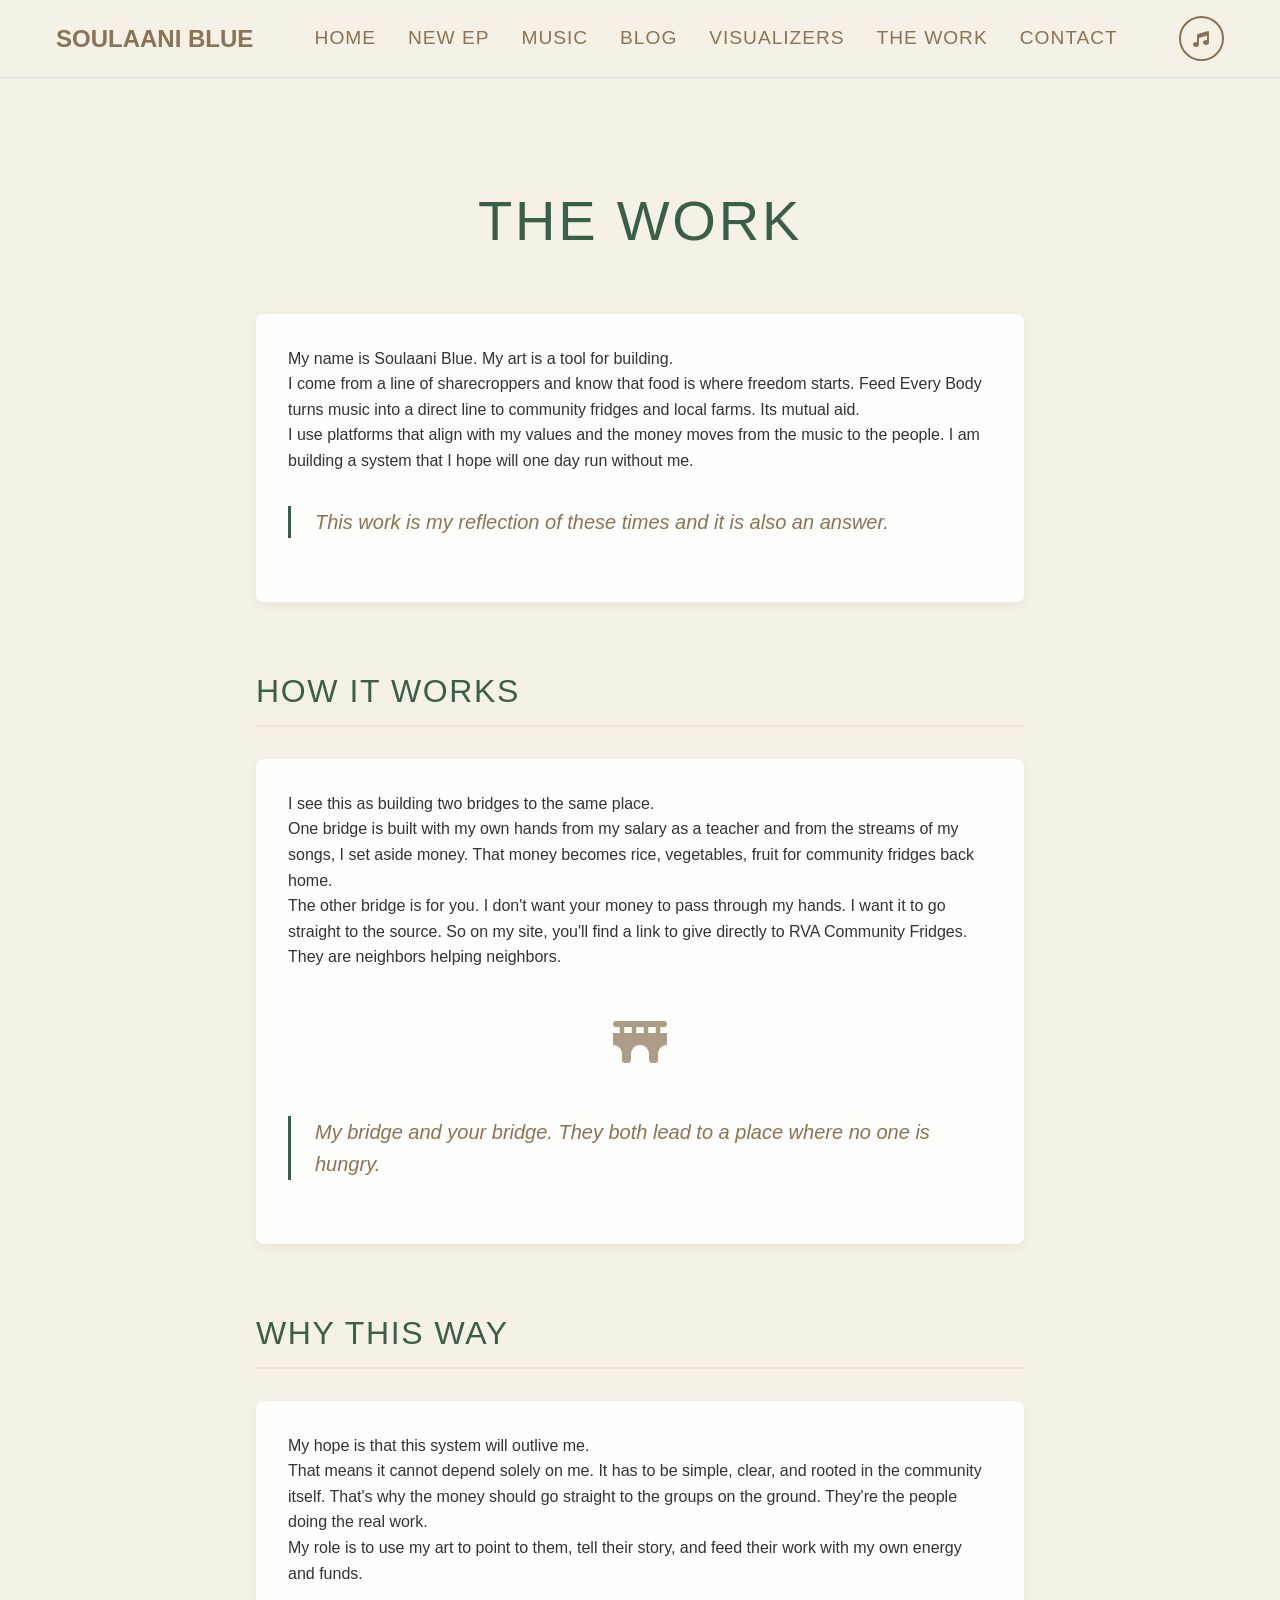
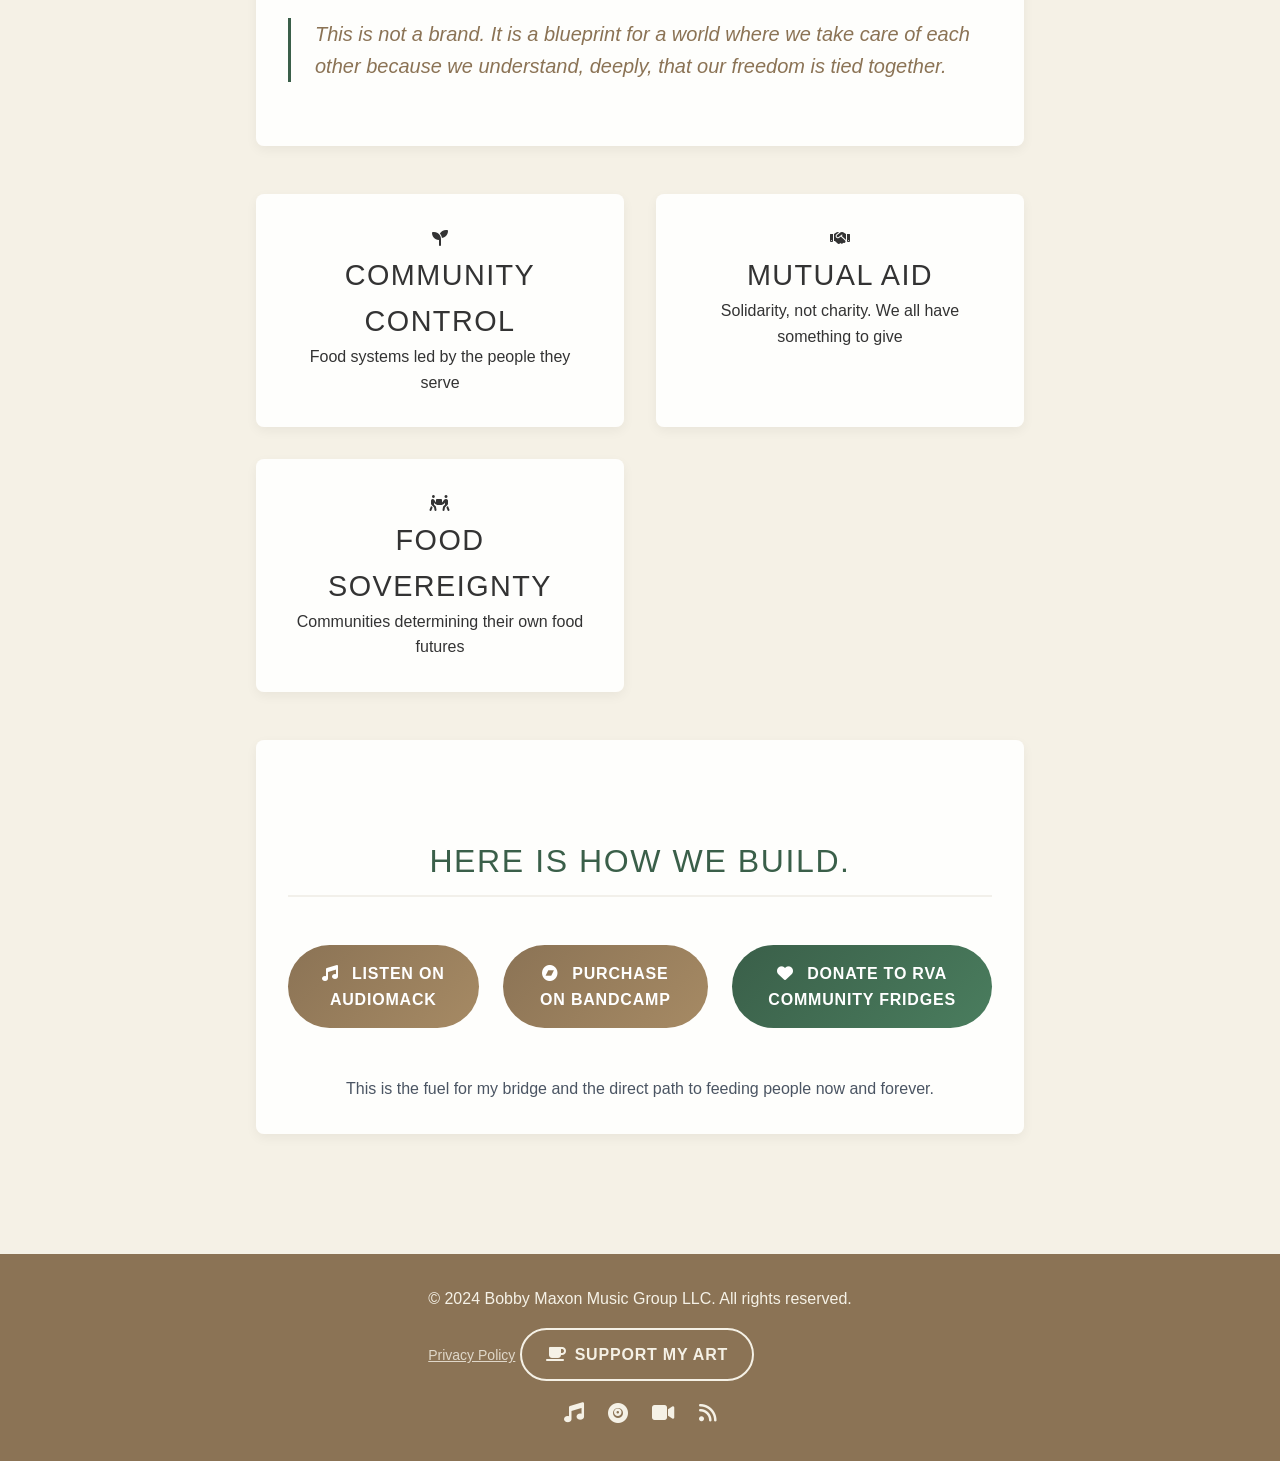
<file: work.html>
<!DOCTYPE html>
<html lang="en">
<head>
    <meta charset="UTF-8">
    <meta name="viewport" content="width=device-width, initial-scale=1.0">
    <meta http-equiv="Content-Security-Policy" content="
  default-src 'self';
  script-src 'self' https://cloud.umami.is 'unsafe-inline';
  style-src 'self' https://fonts.googleapis.com https://cdnjs.cloudflare.com 'unsafe-inline';
  font-src https://fonts.gstatic.com https://cdnjs.cloudflare.com;
  img-src 'self' data:;
  frame-src https://odysee.com https://audiomack.com;
  base-uri 'self';
  form-action 'self' https://formspree.io;
  connect-src 'self' https://cloud.umami.is https://formspree.io;
">
    <title>The Work - Soulaani Blue</title>
    <meta name="description" content="Feed Every Body: A mutual aid project for food sovereignty. Turning music into a direct line to community fridges and local farms.">
    <link rel="alternate" type="application/rss+xml" title="Soulaani Blue Blog RSS" href="/rss.xml" />

    <!-- Favicons -->
    <link rel="icon" type="image/png" href="/favicon-96x96.png" sizes="96x96" />
    <link rel="icon" type="image/svg+xml" href="/favicon.svg" />
    <link rel="shortcut icon" href="/favicon.ico" />
    <link rel="apple-touch-icon" sizes="180x180" href="/apple-touch-icon.png" />
    <meta name="apple-mobile-web-app-title" content="SoulaaniBlue" />
    <link rel="manifest" href="/site.webmanifest" />
    <link rel="icon" type="image/png" sizes="192x192" href="/web-app-manifest-192x192.png">
    <link rel="icon" type="image/png" sizes="512x512" href="/web-app-manifest-512x512.png">

    <!-- Fonts + Icons -->
    <link rel="preconnect" href="https://fonts.gstatic.com" crossorigin>
    <link rel="stylesheet" href="https://fonts.googleapis.com/css2?family=Bebas+Neue&family=Roboto+Condensed:wght@400;700&family=Press+Start+2P&display=swap">
    <link rel="stylesheet" href="https://cdnjs.cloudflare.com/ajax/libs/font-awesome/6.4.0/css/all.min.css">

    <!-- Umami Privacy-focused Analytics -->
    <script defer src="https://cloud.umami.is/script.js" data-website-id="b070a971-225f-4434-a7c5-e781f37f6ea0"></script>

    <!-- Shared stylesheet -->
    <link rel="stylesheet" href="style.css">
</head>
<body class="work-page min-h-screen">

    <!-- Navigation (earthy variant uses work-page scoping from style.css) -->
    <nav class="navbar" aria-label="Main navigation" style="background-color: rgba(245,241,230,0.95); border-bottom: 1px solid #ddd;">
        <div class="container nav-inner">
            <a href="index.html" class="nav-brand" style="color: var(--earth-brown);">SOULAANI BLUE</a>
            <div class="nav-links">
                <a href="index.html" class="nav-link" style="color: var(--earth-brown);">HOME</a>
                <a href="ep.html" class="nav-link" style="color: var(--earth-brown);">NEW EP</a>
                <a href="music.html" class="nav-link" style="color: var(--earth-brown);">MUSIC</a>
                <a href="blog.html" class="nav-link" style="color: var(--earth-brown);">BLOG</a>
                <a href="visualizers.html" class="nav-link" style="color: var(--earth-brown);">VISUALIZERS</a>
                <a href="work.html" class="nav-link" style="color: var(--earth-brown);">THE WORK</a>
                <a href="contact.html" class="nav-link" style="color: var(--earth-brown);">CONTACT</a>
            </div>
            <div class="nav-social-desktop">
                <a href="https://audiomack.com/soulaaniblue" target="_blank" class="social-icon" style="border-color: var(--earth-brown); color: var(--earth-brown);" aria-label="Audiomack"><i class="fas fa-music"></i></a>
            </div>
            <button class="mobile-menu-toggle" id="menu-toggle" aria-expanded="false" aria-controls="mobile-menu" style="color: var(--earth-brown);">
                <i class="fas fa-bars"></i>
            </button>
        </div>
        <div class="mobile-menu" id="mobile-menu" style="background-color: rgba(245,241,230,0.95); border-top: 1px solid #ddd;">
            <a href="index.html" class="nav-link" style="color: var(--earth-brown);">HOME</a>
            <a href="ep.html" class="nav-link" style="color: var(--earth-brown);">NEW EP</a>
            <a href="music.html" class="nav-link" style="color: var(--earth-brown);">MUSIC</a>
            <a href="blog.html" class="nav-link" style="color: var(--earth-brown);">BLOG</a>
            <a href="visualizers.html" class="nav-link" style="color: var(--earth-brown);">VISUALIZERS</a>
            <a href="work.html" class="nav-link" style="color: var(--earth-brown);">THE WORK</a>
            <a href="contact.html" class="nav-link" style="color: var(--earth-brown);">CONTACT</a>
            <div class="mobile-social">
                <a href="https://audiomack.com/soulaaniblue" class="social-icon" style="border-color: var(--earth-brown); color: var(--earth-brown);"><i class="fas fa-music"></i></a>
                <a href="https://rednote.com/Soulaaniblue" class="social-icon" style="border-color: var(--earth-brown); color: var(--earth-brown);"><i class="fas fa-record-vinyl"></i></a>
                <a href="https://odysee.com/@soulaaniblue:f" class="social-icon" style="border-color: var(--earth-brown); color: var(--earth-brown);"><i class="fas fa-video"></i></a>
            </div>
        </div>
    </nav>

    <!-- Main Content -->
    <main class="pt-24">
        <section class="page-section" style="max-width: 800px; margin: 0 auto; padding: 5rem 1rem;">
            <h1 class="page-title" style="font-size: 3.5rem; margin-bottom: 3rem; text-align: center; color: var(--soft-green);">The Work</h1>

            <!-- Core Philosophy -->
            <div class="content-block">
                <p>My name is Soulaani Blue. My art is a tool for building.</p>
                <p>I come from a line of sharecroppers and know that food is where freedom starts. Feed Every Body turns music into a direct line to community fridges and local farms. Its mutual aid.</p>
                <p>I use platforms that align with my values and the money moves from the music to the people. I am building a system that I hope will one day run without me.</p>
                <p class="quote">This work is my reflection of these times and it is also an answer.</p>
            </div>

            <!-- How It Works -->
            <h2 class="section-title">How It Works</h2>
            <div class="content-block">
                <p>I see this as building two bridges to the same place.</p>
                <p>One bridge is built with my own hands from my salary as a teacher and from the streams of my songs, I set aside money. That money becomes rice, vegetables, fruit for community fridges back home.</p>
                <p>The other bridge is for you. I don't want your money to pass through my hands. I want it to go straight to the source. So on my site, you'll find a link to give directly to RVA Community Fridges. They are neighbors helping neighbors.</p>
                <div class="text-center my-12">
                    <i class="fas fa-bridge text-5xl" style="color: var(--earth-brown); opacity: 0.7;"></i>
                </div>
                <p class="quote">My bridge and your bridge. They both lead to a place where no one is hungry.</p>
            </div>

            <!-- Why This Way -->
            <h2 class="section-title">Why This Way</h2>
            <div class="content-block">
                <p>My hope is that this system will outlive me.</p>
                <p>That means it cannot depend solely on me. It has to be simple, clear, and rooted in the community itself. That's why the money should go straight to the groups on the ground. They're the people doing the real work.</p>
                <p>My role is to use my art to point to them, tell their story, and feed their work with my own energy and funds.</p>
                <p class="quote">This is not a brand. It is a blueprint for a world where we take care of each other because we understand, deeply, that our freedom is tied together.</p>
            </div>

            <!-- Values -->
            <div class="values-grid">
                <div class="value-item">
                    <i class="fas fa-seedling"></i>
                    <h4>Community Control</h4>
                    <p>Food systems led by the people they serve</p>
                </div>
                <div class="value-item">
                    <i class="fas fa-handshake"></i>
                    <h4>Mutual Aid</h4>
                    <p>Solidarity, not charity. We all have something to give</p>
                </div>
                <div class="value-item">
                    <i class="fas fa-people-carry"></i>
                    <h4>Food Sovereignty</h4>
                    <p>Communities determining their own food futures</p>
                </div>
            </div>

            <!-- Final Call to Action -->
            <div class="content-block text-center">
                <h2 class="section-title">Here is how we build.</h2>
                <div class="action-buttons">
                    <a href="https://audiomack.com/soulaaniblue" target="_blank" class="btn-music">
                        <i class="fas fa-music mr-2"></i> Listen on Audiomack
                    </a>
                    <a href="https://soulaaniblue.bandcamp.com/track/dead-man-walkin" target="_blank" class="btn-music">
                        <i class="fab fa-bandcamp mr-2"></i> Purchase on Bandcamp
                    </a>
                    <a href="https://opencollective.com/rva-community-fridges" target="_blank" class="btn-donate">
                        <i class="fas fa-heart mr-2"></i> Donate to RVA Community Fridges
                    </a>
                </div>
                <p class="mt-4" style="color: #4b5563;">
                    This is the fuel for my bridge and the direct path to feeding people now and forever.
                </p>
            </div>
        </section>
    </main>

    <!-- Footer (earthy) -->
    <footer style="background-color: var(--earth-brown); color: var(--warm-cream); padding: 2rem 0; border-top: none;" aria-label="Site footer">
        <div class="container footer-inner" style="flex-direction: column; align-items: center; gap: 1rem;">
            <div class="footer-copyright" style="color: var(--warm-cream);">
                <p>&copy; 2024 Bobby Maxon Music Group LLC. All rights reserved.</p>
                <a href="/privacy.html" style="color: var(--warm-cream); opacity: 0.8; text-decoration: underline; font-size: 0.875rem;">Privacy Policy</a>
                <a href="https://buymeacoffee.com/soulaaniblue" target="_blank" rel="noopener noreferrer" class="btn inline-flex mt-4" style="border-color: var(--warm-cream); color: var(--warm-cream);">
                    <i class="fas fa-coffee mr-2"></i>SUPPORT MY ART
                </a>
            </div>
            <div class="footer-links">
                <a href="https://audiomack.com/soulaaniblue" target="_blank" rel="noopener noreferrer" style="color: var(--warm-cream);"><i class="fas fa-music"></i></a>
                <a href="https://rednote.com/Soulaaniblue" target="_blank" rel="noopener noreferrer" style="color: var(--warm-cream);"><i class="fas fa-record-vinyl"></i></a>
                <a href="https://odysee.com/@soulaaniblue:f" target="_blank" rel="noopener noreferrer" style="color: var(--warm-cream);"><i class="fas fa-video"></i></a>
                <a href="/rss.xml" target="_blank" rel="noopener noreferrer" style="color: var(--warm-cream);"><i class="fas fa-rss"></i></a>
            </div>
        </div>
    </footer>

    <!-- Newsletter Pop-up (earthy version) -->
    <div id="newsletter-popup" class="newsletter-overlay hidden">
        <div class="newsletter-box" style="background: #2A2A2A; border-color: var(--earth-brown);">
            <button id="close-popup" class="newsletter-close" style="color: #9ca3af;">&times;</button>
            <h3 class="text-2xl font-bold mb-3" style="color: var(--earth-brown);">Stay Connected</h3>
            <p class="text-gray-300 mb-6">Get new music, stories, and mutual aid updates straight to your inbox.</p>
            <form class="newsletter-form" action="https://formspree.io/f/xvgaqgjb" method="POST">
                <input type="text" name="name" placeholder="Your Name" required style="background: #3A3A3A;">
                <input type="email" name="email" placeholder="Your Email" required style="background: #3A3A3A;">
                <button type="submit" class="btn--subscribe w-full" style="background: linear-gradient(135deg, var(--earth-brown), var(--soft-green)); color: white;">
                    SUBSCRIBE
                </button>
            </form>
            <p class="text-xs text-gray-500 mt-4 text-center">No spam, only real updates. Unsubscribe anytime.</p>
        </div>
    </div>

    <!-- Shared site scripts (mobile menu + newsletter popup) -->
    <script src="site.js" defer></script>

    <!-- No page-specific scripts needed on this page -->
</body>
</html>
</file>
<file: style.css>
/* ===== CSS Custom Properties ===== */
:root {
    --gold: #D4AF37;
    --deep-red: #8B0000;
    --soft-blue: #1E90FF;
    --black: #000;
    --rich-black: #0A0A0A;
    --color-white: #fff;
    --color-red: #8B0000;
    --color-gold: #D4AF37;
    --color-black: #000;
    --earth-brown: #8B7355;
    --warm-cream: #F5F1E6;
    --soft-green: #3A5F49;
    --gray-800: #1F2937;
    --gray-900: #111827;
    --orange-500: #F97316;
    --orange-600: #EA580C;
    --purple-600: #9333EA;
    --teal-500: #14B8A6;
}

/* ===== Reset & Base ===== */
*, *::before, *::after { box-sizing: border-box; margin: 0; padding: 0; }
body {
    font-family: 'Roboto Condensed', 'Lato', sans-serif;
    font-weight: 400;
    line-height: 1.6;
    background-color: var(--rich-black);
    color: #fff;
    scroll-behavior: smooth;
    overflow-x: hidden;
}
a { text-decoration: none; color: inherit; }

/* ===== Typography ===== */
h1, h2, h3, h4, h5, h6,
.impact-font,
.nav-link,
button,
.gold-text {
    font-family: 'Bebas Neue', 'Montserrat', sans-serif;
    letter-spacing: 0.05em;
    text-transform: uppercase;
    font-weight: 400;
}
h1 { font-size: 5rem; }
h2 { font-size: 3.5rem; }
h3 { font-size: 2.5rem; }
h4 { font-size: 1.8rem; }

.pixel-font,
.release-badge,
.new-badge,
.blog-meta {
    font-family: 'Press Start 2P', cursive;
    text-transform: none;
    letter-spacing: 0;
    font-size: 0.7rem;
    line-height: 1.4;
}

/* ===== Utility Helpers (kept minimal) ===== */
.text-gold { color: var(--gold); }
.text-white { color: #fff; }
.text-gray-300 { color: #d1d5db; }
.text-gray-400 { color: #9ca3af; }
.text-gray-500 { color: #6b7280; }
.text-black { color: #000; }
.text-center { text-align: center; }
.text-right { text-align: right; }
.text-sm { font-size: 0.875rem; }
.text-xs { font-size: 0.75rem; }
.mb-2 { margin-bottom: 0.5rem; }
.mb-4 { margin-bottom: 1rem; }
.mb-6 { margin-bottom: 1.5rem; }
.mb-8 { margin-bottom: 2rem; }
.mb-12 { margin-bottom: 3rem; }
.mb-16 { margin-bottom: 4rem; }
.mt-4 { margin-top: 1rem; }
.mt-6 { margin-top: 1.5rem; }
.mt-8 { margin-top: 2rem; }
.mt-12 { margin-top: 3rem; }
.mr-2 { margin-right: 0.5rem; }
.mr-3 { margin-right: 0.75rem; }
.font-bold { font-weight: 700; }
.rounded-full { border-radius: 9999px; }
.rounded-lg { border-radius: 0.5rem; }
.rounded-xl { border-radius: 0.75rem; }
.shadow-2xl { box-shadow: 0 25px 50px -12px rgba(0,0,0,0.5); }
.w-full { width: 100%; }
.h-full { height: 100%; }
.max-w-2xl { max-width: 42rem; }
.max-w-3xl { max-width: 48rem; }
.max-w-4xl { max-width: 56rem; }
.max-w-5xl { max-width: 64rem; }
.max-w-md { max-width: 28rem; }
.max-w-lg { max-width: 32rem; }
.relative { position: relative; }
.absolute { position: absolute; }
.fixed { position: fixed; }
.hidden { display: none; }
.block { display: block; }
.inline-block { display: inline-block; }
.inline-flex { display: inline-flex; }
.flex { display: flex; }
.flex-col { flex-direction: column; }
.items-center { align-items: center; }
.justify-center { justify-content: center; }
.justify-between { justify-content: space-between; }
.gap-4 { gap: 1rem; }
.gap-6 { gap: 1.5rem; }
.gap-8 { gap: 2rem; }
.gap-12 { gap: 3rem; }
.space-x-4 > * + * { margin-left: 1rem; }
.space-x-6 > * + * { margin-left: 1.5rem; }
.space-x-8 > * + * { margin-left: 2rem; }
.space-y-4 > * + * { margin-top: 1rem; }
.space-y-2 > * + * { margin-top: 0.5rem; }

/* ===== Layout Containers ===== */
.container {
    width: 100%;
    max-width: 1200px;
    margin-left: auto;
    margin-right: auto;
    padding-left: 1rem;
    padding-right: 1rem;
}

/* ===== Skip Navigation ===== */
.skip-nav {
    position: absolute;
    top: -40px;
    left: 6px;
    background: var(--gold);
    color: var(--black);
    padding: 8px;
    text-decoration: none;
    font-weight: bold;
    z-index: 10000;
    border-radius: 0 0 4px 4px;
    transition: top 0.3s ease;
}
.skip-nav:focus { top: 0; }

/* ===== Navigation ===== */
.navbar {
    position: fixed;
    width: 100%;
    z-index: 50;
    background-color: rgba(10,10,10,0.95);
    border-bottom: 1px solid #1F2937;
}
.nav-inner {
    display: flex;
    justify-content: space-between;
    align-items: center;
    padding: 1rem;
}
.nav-brand {
    font-family: 'Bebas Neue', sans-serif;
    font-size: 1.5rem;
    line-height: 2rem;
    font-weight: 700;
    color: var(--gold);
}
.nav-links {
    display: none; /* hidden on mobile */
    gap: 2rem;
}
@media (min-width: 768px) {
    .nav-links { display: flex; }
}
.nav-link {
    font-size: 1.2rem;
    color: #fff;
    position: relative;
    transition: color 0.3s ease;
}
.nav-link:hover { color: var(--gold); }
.nav-link::after {
    content: '';
    position: absolute;
    width: 0;
    height: 3px;
    bottom: -5px;
    left: 0;
    background: linear-gradient(90deg, var(--gold), var(--deep-red));
    transition: width 0.4s ease;
}
.nav-link:hover::after { width: 100%; }

.nav-social-desktop {
    display: none; /* hidden on mobile */
    align-items: center;
    gap: 1rem;
}
@media (min-width: 768px) {
    .nav-social-desktop { display: flex; }
}

.mobile-menu-toggle {
    display: block;
    background: none;
    border: none;
    color: var(--gold);
    font-size: 1.5rem;
    cursor: pointer;
}
@media (min-width: 768px) {
    .mobile-menu-toggle { display: none; }
}

/* Mobile dropdown */
.mobile-menu {
    display: none;
    flex-direction: column;
    gap: 1rem;
    padding: 1rem;
    background-color: rgba(10,10,10,0.95);
    border-top: 1px solid #1F2937;
}
.mobile-menu.open { display: flex; }
.mobile-menu .nav-link { color: var(--gold); }
.mobile-menu .nav-link:hover { color: #fff; }
.mobile-social {
    display: flex;
    justify-content: center;
    gap: 1rem;
    padding-top: 1rem;
}

/* Social icons (reusable) */
.social-icon {
    width: 45px;
    height: 45px;
    display: flex;
    align-items: center;
    justify-content: center;
    border-radius: 50%;
    border: 2px solid var(--gold);
    color: var(--gold);
    transition: all 0.3s ease;
}
.social-icon:hover {
    transform: scale(1.1) translateY(-5px);
    background: var(--gold);
    color: black;
}

/* ===== Hero Section ===== */
.hero-section {
    background: linear-gradient(rgba(10,10,10,0.65), rgba(10,10,10,0.85)), url('/images/hero.webp');
    background-size: cover;
    background-position: center center;
    background-repeat: no-repeat;
    background-attachment: fixed;
    min-height: 100vh;
    position: relative;
    padding-top: 6rem;
    display: flex;
    align-items: center;
    justify-content: center;
}

/* ===== Buttons ===== */
.btn {
    display: inline-flex;
    align-items: center;
    justify-content: center;
    padding: 0.75rem 1.5rem;
    border-radius: 9999px;
    font-weight: 700;
    font-family: 'Bebas Neue', sans-serif;
    letter-spacing: 0.05em;
    text-transform: uppercase;
    transition: all 0.3s ease;
    cursor: pointer;
    border: 2px solid transparent;
}
.btn--gold {
    border-color: var(--gold);
    color: var(--gold);
    background: transparent;
}
.btn--gold:hover {
    background: rgba(212,175,55,0.1);
    transform: translateY(-3px) scale(1.02);
    box-shadow: 0 8px 20px rgba(212,175,55,0.3);
}
.btn--orange {
    border-color: var(--orange-500);
    color: var(--orange-500);
    background: transparent;
}
.btn--orange:hover {
    background: rgba(249,115,22,0.1);
    transform: translateY(-3px) scale(1.02);
    box-shadow: 0 8px 20px rgba(249,115,22,0.3);
}
.btn--audiomack {
    background-color: #ff6900;
    color: white;
}
.btn--audiomack:hover {
    background-color: #e65c00;
    transform: translateY(-2px) scale(1.02);
    box-shadow: 0 8px 20px rgba(255,105,0,0.3);
}
.btn--bandcamp {
    background-color: #629aa9;
    color: white;
}
.btn--bandcamp:hover {
    background-color: #4f7e8a;
    transform: translateY(-2px) scale(1.02);
    box-shadow: 0 8px 20px rgba(98,154,169,0.3);
}
.btn--purple {
    border-color: var(--purple-600);
    color: white;
    background: transparent;
}
.btn--purple:hover {
    background: rgba(147,51,234,0.1);
    transform: translateY(-3px) scale(1.02);
    box-shadow: 0 8px 20px rgba(147,51,234,0.3);
}
.btn--subscribe {
    background: linear-gradient(to right, #D4AF37, #ca8a04);
    color: black;
    padding: 0.75rem 1.5rem;
    border-radius: 0.5rem;
    font-weight: 700;
    transition: all 0.3s ease;
}
.btn--subscribe:hover {
    background: linear-gradient(to right, #e5c158, #dba108);
    transform: translateY(-2px);
}

/* ===== Music Cards ===== */
.music-card {
    background: rgba(20,20,20,0.7);
    border: 1px solid rgba(212,175,55,0.1);
    padding: 2rem;
    border-radius: 8px;
    display: flex;
    flex-direction: column;
    align-items: center;
    text-align: center;
    gap: 1.5rem;
    transition: all 0.4s cubic-bezier(0.175, 0.885, 0.32, 1.275);
}
@media (min-width: 768px) {
    .music-card {
        flex-direction: row;
        text-align: left;
    }
}
.music-card:hover {
    transform: translateY(-8px);
    background: rgba(30,30,30,0.9);
    box-shadow: 0 15px 30px rgba(212,175,55,0.15);
    border-color: rgba(212,175,55,0.3);
}
.music-card__image {
    width: 100%;
    max-width: 300px;
    height: auto;
    border-radius: 8px;
    flex-shrink: 0;
}
.music-card__content {
    flex: 1;
}

/* ===== EP Card ===== */
.ep-card {
    display: block;
    text-align: center;
    background: rgba(15,15,15,0.9);
    border-top: 4px solid var(--deep-red);
    padding: 2rem;
    border-radius: 8px;
    transition: all 0.4s ease;
}
.ep-card:hover {
    transform: translateY(-5px);
    box-shadow: 0 10px 25px rgba(139,0,0,0.2);
    border-top: 4px solid var(--gold);
}

/* ===== Blog Card ===== */
.blog-card {
    background: rgba(20,20,20,0.8);
    border: 1px solid #333;
    border-radius: 8px;
    overflow: hidden;
    cursor: pointer;
    transition: transform 0.3s ease, box-shadow 0.3s ease, border-color 0.3s ease;
}
.blog-card:hover {
    transform: translateY(-5px);
    box-shadow: 0 10px 25px rgba(212,175,55,0.2);
    border-color: var(--gold);
}
.blog-card__image {
    height: 200px;
    background-size: cover;
    background-position: center;
}
.blog-card__body {
    padding: 1.5rem;
}
.read-more {
    color: var(--gold);
    font-weight: bold;
    transition: all 0.3s ease;
}
.read-more:hover {
    color: #fff;
    transform: translateX(5px);
    display: inline-block;
}

/* ===== Modal ===== */
.modal {
    display: none;
    position: fixed;
    top: 0;
    left: 0;
    width: 100%;
    height: 100%;
    background: rgba(0,0,0,0.95);
    z-index: 1000;
    overflow-y: auto;
}
.modal.active { display: block; }
.modal-content {
    max-width: 800px;
    margin: 80px auto;
    padding: 2rem;
    background: var(--rich-black);
    border: 1px solid var(--gold);
    border-radius: 8px;
    position: relative;
}
.close-modal {
    position: absolute;
    top: 10px;
    right: 20px;
    font-size: 2rem;
    color: var(--gold);
    cursor: pointer;
    transition: transform 0.3s ease;
}
.close-modal:hover { transform: scale(1.2); }

/* ===== Footer ===== */
.footer {
    border-top: 1px solid #1F2937;
    background-color: rgba(10,10,10,0.95);
    padding: 2rem 0;
}
.footer-inner {
    display: flex;
    flex-direction: column;
    align-items: center;
    gap: 1rem;
}
@media (min-width: 768px) {
    .footer-inner { flex-direction: row; justify-content: space-between; }
}
.footer-copyright {
    text-align: center;
    color: #6b7280;
    margin-bottom: 1rem;
}
@media (min-width: 768px) {
    .footer-copyright { text-align: left; margin-bottom: 0; }
}
.footer-links {
    display: flex;
    gap: 1.5rem;
}
.footer-links a {
    color: #6b7280;
    font-size: 1.25rem;
    transition: color 0.3s ease;
}
.footer-links a:hover { color: var(--gold); }

/* ===== Newsletter Popup ===== */
.newsletter-overlay {
    position: fixed;
    inset: 0;
    display: flex;
    align-items: center;
    justify-content: center;
    z-index: 50;
    background: rgba(0,0,0,0.7);
    backdrop-filter: blur(3px);
    transition: opacity 0.3s ease;
}
.newsletter-overlay.hidden { display: none; }
.newsletter-box {
    background: var(--rich-black);
    border: 1px solid var(--gold);
    border-radius: 0.5rem;
    padding: 2rem;
    max-width: 28rem;
    width: 90%;
    position: relative;
    box-shadow: 0 25px 50px -12px rgba(0,0,0,0.5);
}
.newsletter-close {
    position: absolute;
    top: 0.5rem;
    right: 0.5rem;
    background: none;
    border: none;
    color: #9ca3af;
    font-size: 1.5rem;
    cursor: pointer;
    transition: color 0.3s ease;
}
.newsletter-close:hover { color: var(--gold); }
.newsletter-form input {
    width: 100%;
    padding: 0.75rem 1rem;
    background: #1F2937;
    border: none;
    border-radius: 0.5rem;
    color: white;
    margin-bottom: 1rem;
}
.newsletter-form input:focus {
    outline: 2px solid var(--gold);
}

/* ===== Work Page Overrides (scoped) ===== */
body.work-page {
    background-color: var(--warm-cream);
    color: #333;
}
.work-page h1,
.work-page h2,
.work-page h3,
.work-page .nav-link {
    color: var(--earth-brown);
}
.work-page .nav-link::after {
    background: linear-gradient(90deg, var(--earth-brown), var(--soft-green));
}
.work-page .section-title {
    font-size: 2rem;
    margin: 4rem 0 2rem;
    color: var(--soft-green);
    border-bottom: 2px solid rgba(139,115,85,0.1);
    padding-bottom: 0.5rem;
}
.work-page .content-block {
    margin-bottom: 2.5rem;
    padding: 2rem;
    background: rgba(255,255,255,0.9);
    border-radius: 8px;
    box-shadow: 0 4px 12px rgba(0,0,0,0.05);
}
.work-page .quote {
    font-size: 1.25rem;
    font-style: italic;
    color: var(--earth-brown);
    border-left: 3px solid var(--soft-green);
    padding-left: 1.5rem;
    margin: 2rem 0;
}
.work-page .action-buttons {
    display: flex;
    flex-direction: column;
    gap: 1.5rem;
    margin: 3rem 0;
}
@media (min-width: 768px) {
    .work-page .action-buttons { flex-direction: row; justify-content: center; }
}
.work-page .btn-music {
    background: linear-gradient(135deg, var(--earth-brown), #A68A64);
    color: white;
    padding: 1rem 2rem;
    border-radius: 50px;
    font-weight: 700;
    font-family: 'Bebas Neue', sans-serif;
    letter-spacing: 0.05em;
    text-transform: uppercase;
    text-align: center;
}
.work-page .btn-donate {
    background: linear-gradient(135deg, var(--soft-green), #4A7D5E);
    color: white;
    padding: 1rem 2rem;
    border-radius: 50px;
    font-weight: 700;
    font-family: 'Bebas Neue', sans-serif;
    letter-spacing: 0.05em;
    text-transform: uppercase;
    text-align: center;
}
.work-page .values-grid {
    display: grid;
    grid-template-columns: repeat(auto-fit, minmax(250px,1fr));
    gap: 2rem;
    margin: 3rem 0;
}
.work-page .value-item {
    text-align: center;
    padding: 2rem;
    background: rgba(255,255,255,0.9);
    border-radius: 8px;
    box-shadow: 0 4px 12px rgba(0,0,0,0.05);
}

/* ===== Animations & Effects ===== */
.fade-in { animation: fadeIn 1.2s ease-out forwards; }
@keyframes fadeIn { from { opacity: 0; } to { opacity: 1; } }
.slide-up {
    opacity: 0;
    transform: translateY(30px);
    animation: slideUp 1s cubic-bezier(0.22,0.61,0.36,1) forwards;
}
@keyframes slideUp {
    from { transform: translateY(30px); opacity: 0; }
    to { transform: translateY(0); opacity: 1; }
}
.delay-100 { animation-delay: 100ms; }
.delay-200 { animation-delay: 200ms; }
.delay-300 { animation-delay: 300ms; }
.delay-400 { animation-delay: 400ms; }
.delay-500 { animation-delay: 500ms; }

.btn-pulse {
    animation: pulse 2s infinite;
    position: relative;
    overflow: hidden;
}
.btn-pulse::before {
    content: '';
    position: absolute;
    top: 0;
    left: -100%;
    width: 100%;
    height: 100%;
    background: linear-gradient(90deg, transparent, rgba(255,255,255,0.2), transparent);
    animation: shine 3s infinite;
}
@keyframes pulse {
    0% { box-shadow: 0 0 0 0 rgba(212,175,55,0.7); }
    70% { box-shadow: 0 0 0 15px rgba(212,175,55,0); }
    100% { box-shadow: 0 0 0 0 rgba(212,175,55,0); }
}
@keyframes shine {
    100% { transform: translateX(100%); }
}

@keyframes bounce {
    0%,20%,50%,80%,100% { transform: translateY(0); }
    40% { transform: translateY(-20px); }
    60% { transform: translateY(-10px); }
}
.animate-bounce { animation: bounce 2s infinite; }

::-webkit-scrollbar { width: 8px; }
::-webkit-scrollbar-track { background: var(--rich-black); }
::-webkit-scrollbar-thumb { background: var(--gold); border-radius: 4px; }
::-webkit-scrollbar-thumb:hover { background: #c9a227; }

/* ===== Additional utility classes used by index.html and others ===== */
.bg-deep-red { background-color: var(--deep-red); }
.bg-rich-black { background-color: var(--rich-black); }
.bg-gray-900 { background-color: var(--gray-900); }
.gold-border { border-color: var(--gold); }
.border-gold-500 { border-color: var(--gold); }
.hover\:text-gold-500:hover { color: var(--gold); }
.text-gold-500 { color: var(--gold); }

/* ===== Missing utility classes (commonly used in the site) ===== */

/* Font Sizes */
.text-xl   { font-size: 1.25rem; }
.text-2xl  { font-size: 1.5rem; }
.text-3xl  { font-size: 1.875rem; }
.text-4xl  { font-size: 2.25rem; }
.text-5xl  { font-size: 3rem; }
.text-7xl  { font-size: 4.5rem; }
.text-8xl  { font-size: 6rem; }

@media (min-width: 768px) {
    .md\:text-2xl  { font-size: 1.5rem; }
    .md\:text-4xl  { font-size: 2.25rem; }
    .md\:text-5xl  { font-size: 3rem; }
    .md\:text-7xl  { font-size: 4.5rem; }
    .md\:text-8xl  { font-size: 6rem; }
}

/* Letter Spacing */
.tracking-wider { letter-spacing: 0.05em; }
.tracking-tight { letter-spacing: -0.025em; }

/* Line Height */
.leading-relaxed { line-height: 1.625; }

/* Grid helpers */
.grid {
    display: grid;
}
.grid-cols-1 {
    grid-template-columns: repeat(1, minmax(0, 1fr));
}
@media (min-width: 768px) {
    .md\:grid-cols-2 { grid-template-columns: repeat(2, minmax(0, 1fr)); }
}
@media (min-width: 1024px) {
    .lg\:grid-cols-3 { grid-template-columns: repeat(3, minmax(0, 1fr)); }
}

/* Additional margin/padding helpers */
.mx-auto { margin-left: auto; margin-right: auto; }
.my-12 { margin-top: 3rem; margin-bottom: 3rem; }
.pt-24 { padding-top: 6rem; }
.pb-20 { padding-bottom: 5rem; }
.py-16 { padding-top: 4rem; padding-bottom: 4rem; }
.py-20 { padding-top: 5rem; padding-bottom: 5rem; }
.px-4 { padding-left: 1rem; padding-right: 1rem; }
.p-4 { padding: 1rem; }
.p-6 { padding: 1.5rem; }
.p-8 { padding: 2rem; }
.space-y-4 > * + * { margin-top: 1rem; }

/* Background opacity helpers */
.bg-opacity-50 { background-color: rgba(0,0,0,0.5); }
.bg-opacity-95 { background-color: rgba(10,10,10,0.95); }

/* Hover transform helpers */
.hover\:scale-105:hover { transform: scale(1.05); }
.hover\:shadow-xl:hover { box-shadow: 0 20px 25px -5px rgba(0,0,0,0.1), 0 10px 10px -5px rgba(0,0,0,0.04); }
.hover\:shadow-yellow-500\/30:hover { box-shadow: 0 10px 15px -3px rgba(212,175,55,0.3); }
.hover\:shadow-purple-500\/30:hover { box-shadow: 0 10px 15px -3px rgba(147,51,234,0.3); }
.hover\:shadow-orange-500\/30:hover { box-shadow: 0 10px 15px -3px rgba(249,115,22,0.3); }
.hover\:shadow-green-500\/30:hover { box-shadow: 0 10px 15px -3px rgba(34,197,94,0.3); }
.hover\:shadow-red-500\/30:hover { box-shadow: 0 10px 15px -3px rgba(239,68,68,0.3); }

/* More hover colors */
.hover\:bg-yellow-900:hover { background-color: rgba(120,53,15,0.2); }
.hover\:bg-purple-900:hover { background-color: rgba(88,28,135,0.2); }
.hover\:bg-orange-900:hover { background-color: rgba(124,45,18,0.2); }
.hover\:bg-gray-700:hover { background-color: #374151; }

/* Transform helpers */
.rotate-0 { transform: rotate(0deg); }
.hover\:rotate-1:hover { transform: rotate(1deg); }
.active\:scale-95:active { transform: scale(0.95); }
.active\:translate-y-0:active { transform: translateY(0); }

/* Gradient backgrounds */
.bg-gradient-to-r { background-image: linear-gradient(to right, var(--tw-gradient-from), var(--tw-gradient-to)); }
.bg-gradient-to-b { background-image: linear-gradient(to bottom, var(--tw-gradient-from), var(--tw-gradient-to)); }
.from-yellow-500 { --tw-gradient-from: #eab308; }
.from-yellow-600 { --tw-gradient-from: #ca8a04; }
.to-yellow-600 { --tw-gradient-to: #ca8a04; }
.to-yellow-800 { --tw-gradient-to: #854d0e; }
.from-green-600 { --tw-gradient-from: #16a34a; }
.to-green-800 { --tw-gradient-to: #166534; }
.from-red-800 { --tw-gradient-from: #991b1b; }
.to-red-900 { --tw-gradient-to: #7f1d1d; }
.from-rich-black { --tw-gradient-from: var(--rich-black); }
.to-gray-900 { --tw-gradient-to: var(--gray-900); }

/* General transition */
.transition { transition: all 0.3s ease; }
.transition-all { transition: all 0.3s ease; }
.duration-300 { transition-duration: 0.3s; }
.duration-500 { transition-duration: 0.5s; }

/* Border helpers */
.border-2 { border-width: 2px; }
.border-4 { border-width: 4px; }
.border-b { border-bottom-width: 1px; }
.border-t { border-top-width: 1px; }
.border-gray-800 { border-color: #1F2937; }
.border-gray-200 { border-color: #e5e7eb; }
.border-white { border-color: #fff; }
.border-orange-500 { border-color: var(--orange-500); }
.border-purple-500 { border-color: #8b5cf6; }
.border-orange-300 { border-color: #fdba74; }

/* Ring for focus */
.focus\:ring-2:focus { outline: 2px solid var(--tw-ring-color); }
.focus\:ring-gold-500:focus { --tw-ring-color: var(--gold); }

/* Text colors */
.text-orange-500 { color: #f97316; }
.text-purple-500 { color: #8b5cf6; }
.text-teal-500 { color: #14b8a6; }
.text-green-400 { color: #4ade80; }
.text-orange-300 { color: #fdba74; }
.text-orange-200 { color: #fed7aa; }
.text-warm-cream { color: var(--warm-cream); }
.text-earth-brown { color: var(--earth-brown); }

/* Width helpers */
.max-w-xs { max-width: 20rem; }
.max-w-2xl { max-width: 42rem; }
.max-w-6xl { max-width: 72rem; }

/* Height and shadow helpers for the progress bar */
.h-6 { height: 1.5rem; }
.shadow-inner { box-shadow: inset 0 2px 4px rgba(0,0,0,0.1); }

/* Animation */
.animate-pulse { animation: pulse 2s cubic-bezier(0.4, 0, 0.6, 1) infinite; }
@keyframes pulse {
    0%, 100% { opacity: 1; }
    50% { opacity: .5; }
}

/* Group hover */
.group:hover .group-hover\:text-gold-500 { color: var(--gold); }
.group:hover .group-hover\:scale-110 { transform: scale(1.1); }
.group:hover .group-hover\:underline { text-decoration: underline; }

/* Additional margin top */
.mt-2 { margin-top: 0.5rem; }
.mt-16 { margin-top: 4rem; }
.mt-24 { margin-top: 6rem; }
.mb-10 { margin-bottom: 2.5rem; }
.mb-3 { margin-bottom: 0.75rem; }
.ml-2 { margin-left: 0.5rem; }

/* Padding helpers */
.pt-32 { padding-top: 8rem; }
.pt-4 { padding-top: 1rem; }
.py-3 { padding-top: 0.75rem; padding-bottom: 0.75rem; }
.py-4 { padding-top: 1rem; padding-bottom: 1rem; }
.px-6 { padding-left: 1.5rem; padding-right: 1.5rem; }
.px-8 { padding-left: 2rem; padding-right: 2rem; }
.py-2 { padding-top: 0.5rem; padding-bottom: 0.5rem; }

/* Override some default heading sizes for smaller screens */
@media (max-width: 768px) {
    h1 { font-size: 3rem; }
    h2 { font-size: 2.5rem; }
}
/* ===== Override browser autofill styles ===== */
input:-webkit-autofill,
input:-webkit-autofill:hover,
input:-webkit-autofill:focus,
input:-webkit-autofill:active {
    -webkit-box-shadow: 0 0 0 1000px #1F2937 inset !important;
    -webkit-text-fill-color: #fff !important;
    caret-color: #fff;
    transition: background-color 5000s ease-in-out 0s;
}
</file>
